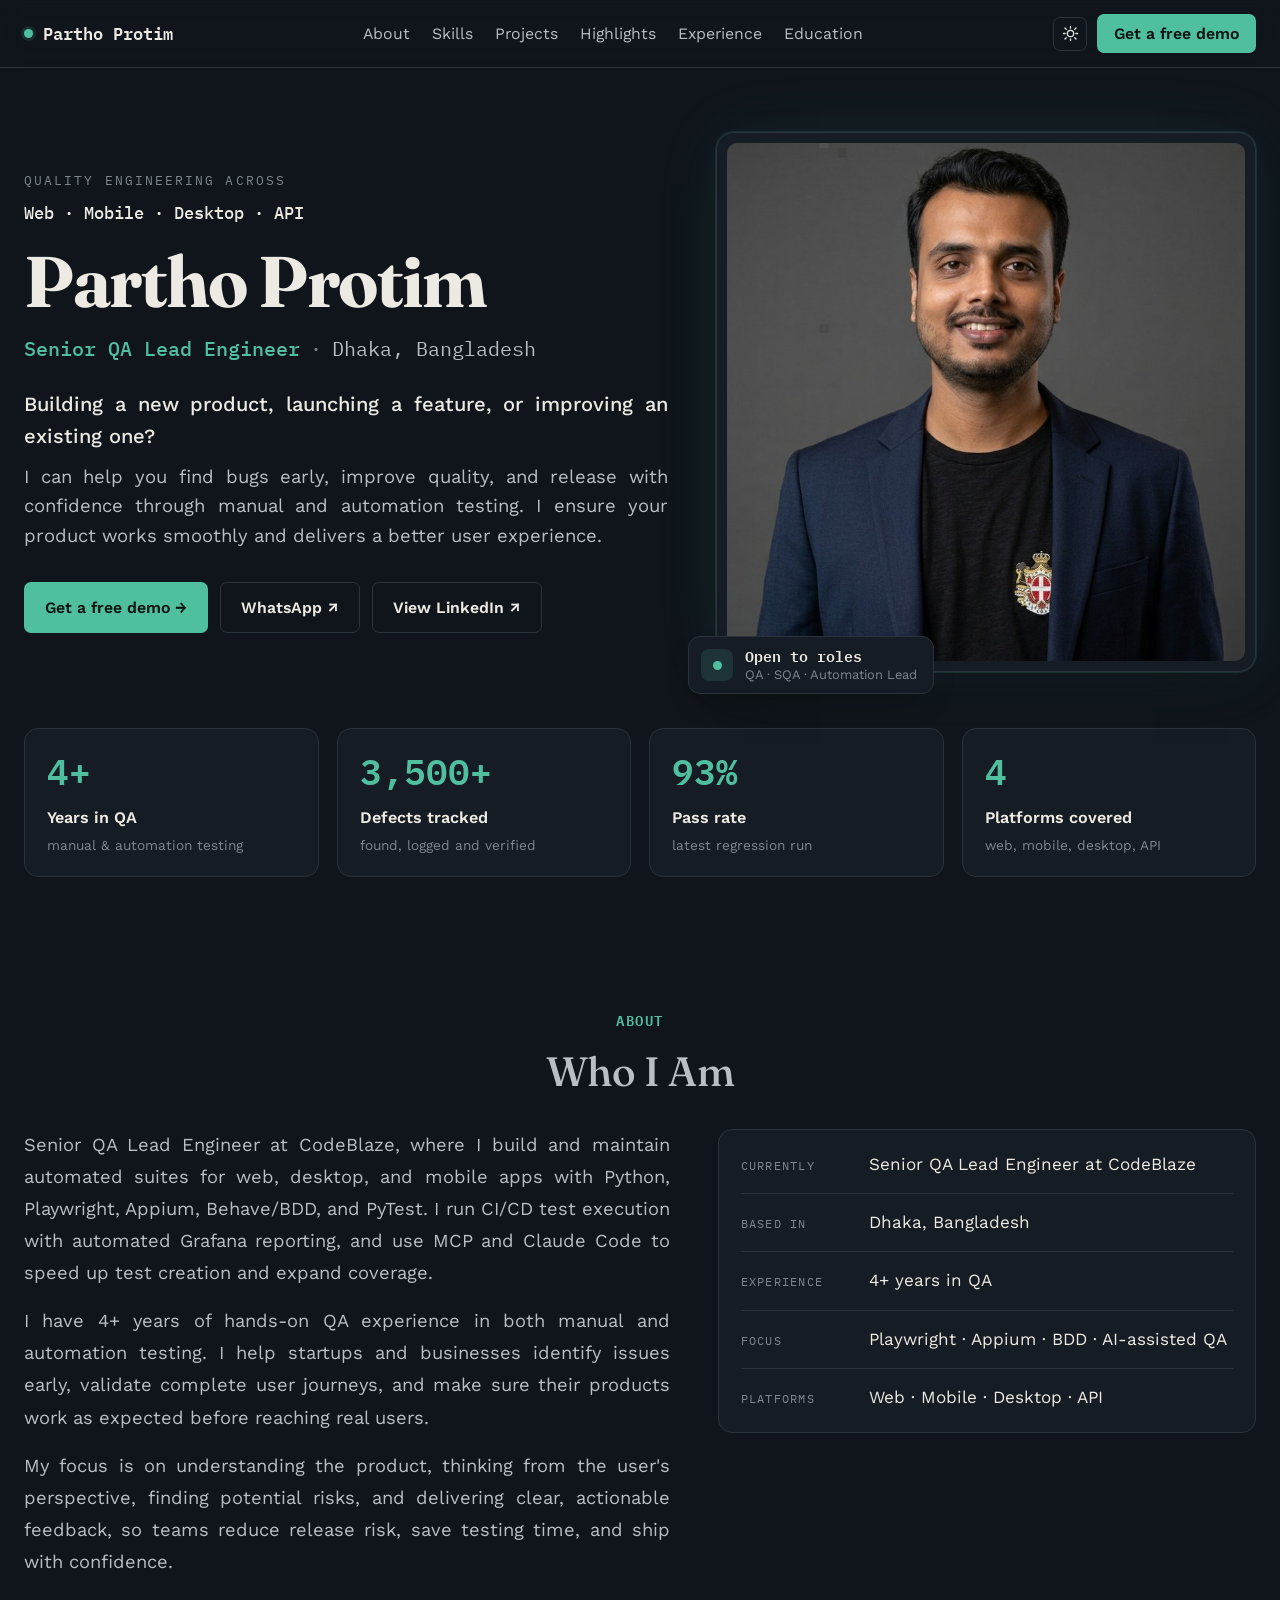
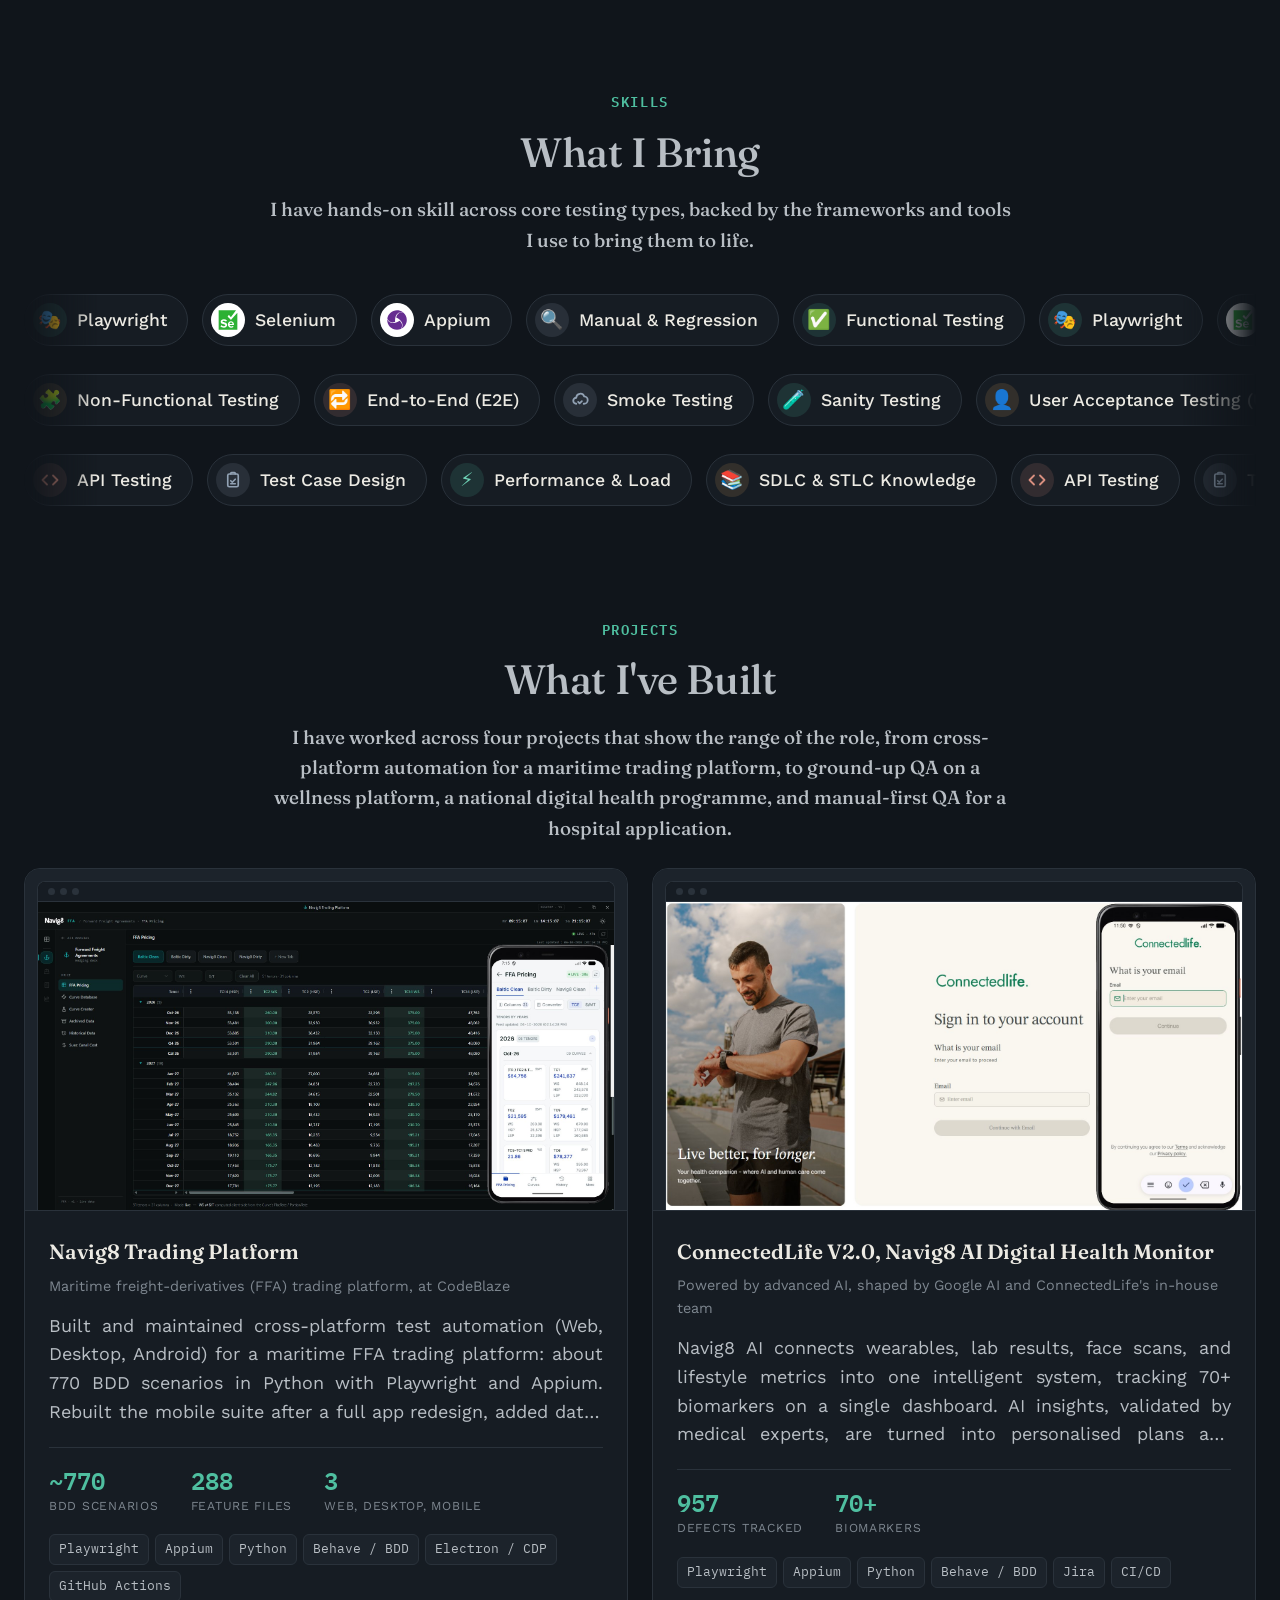
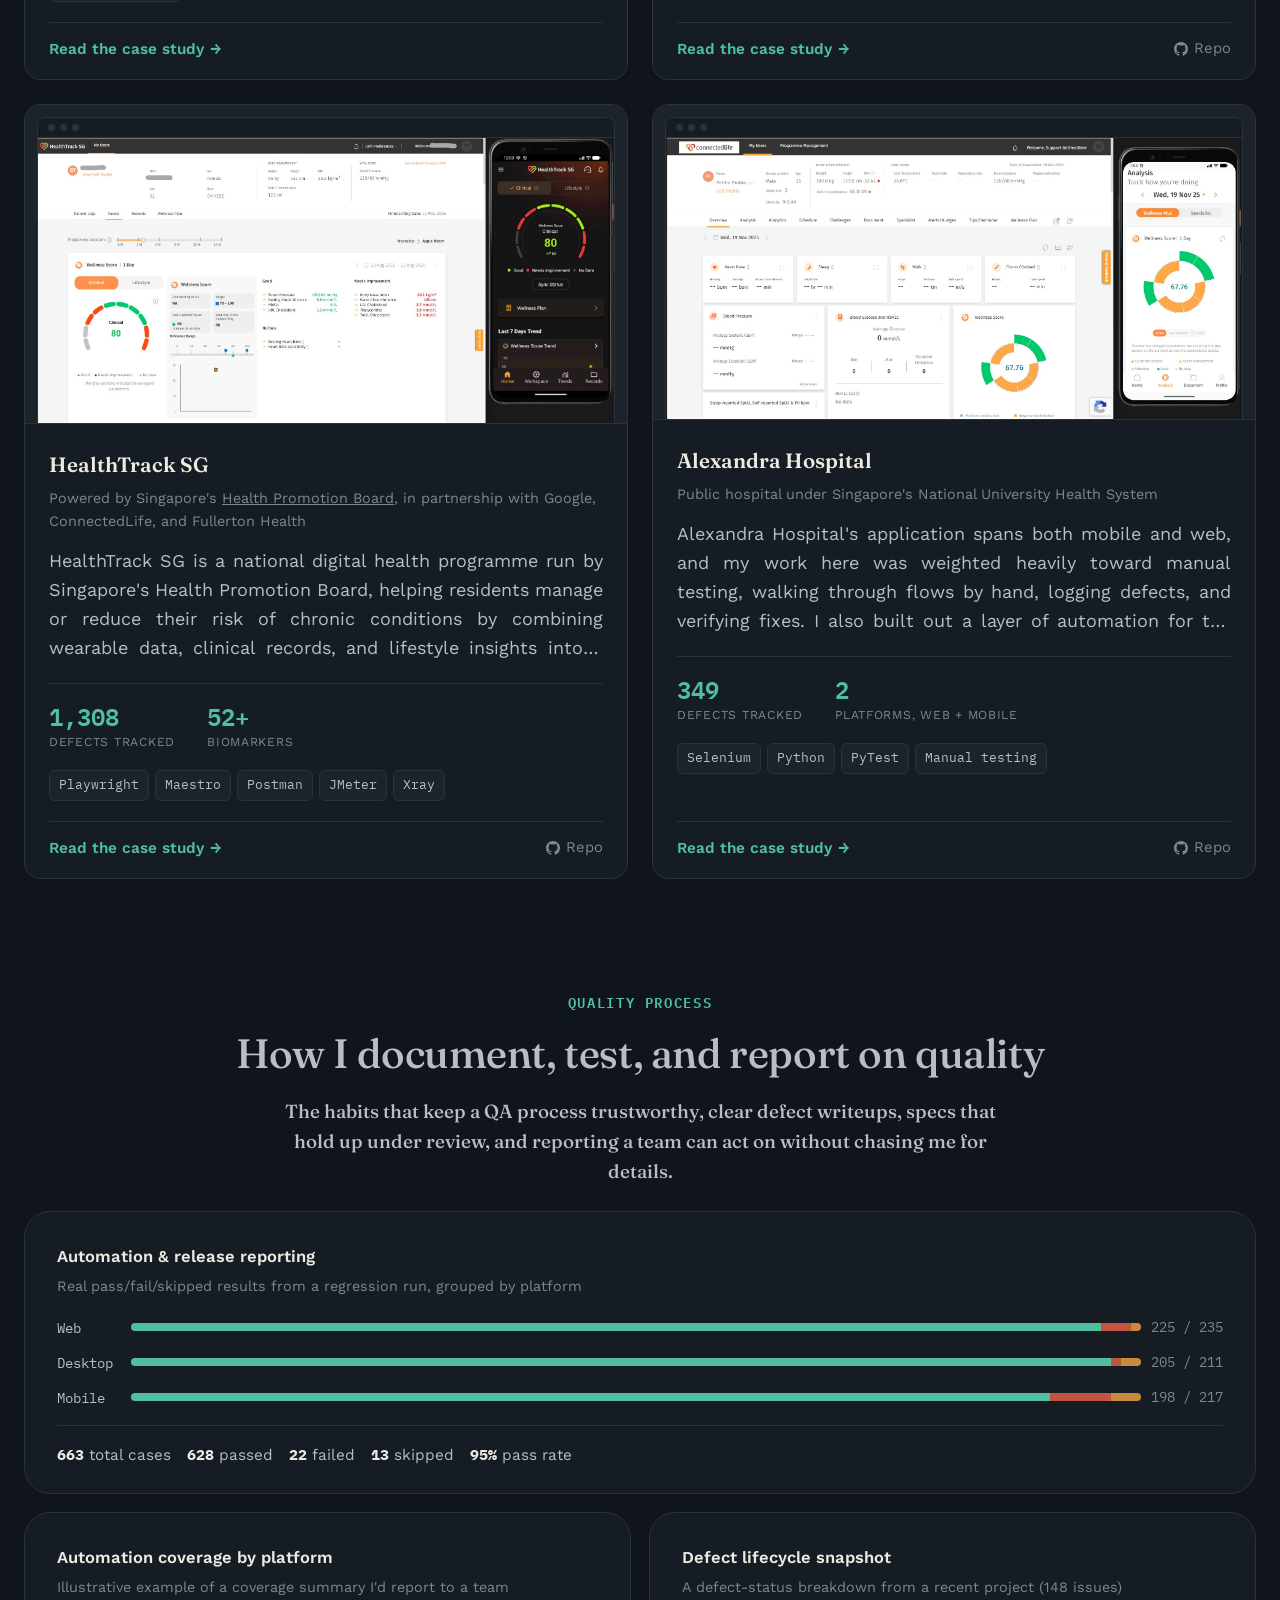
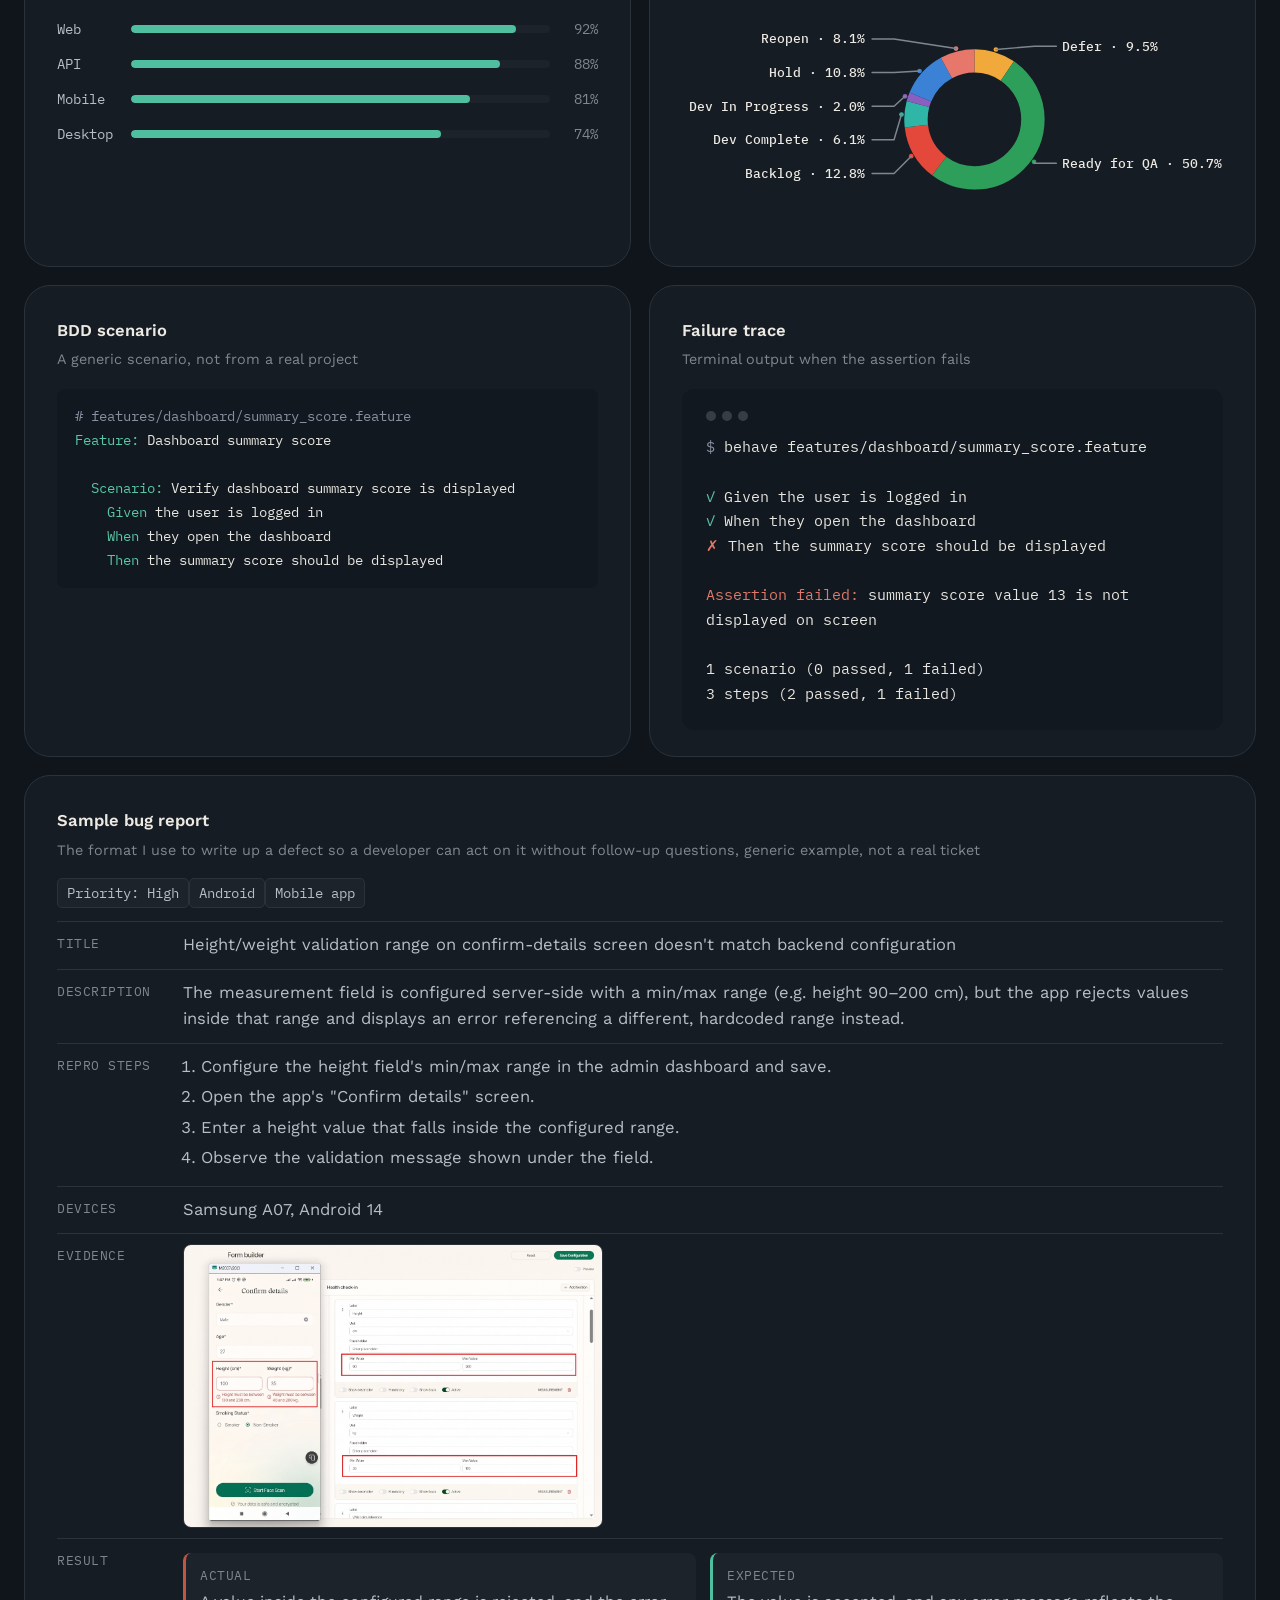
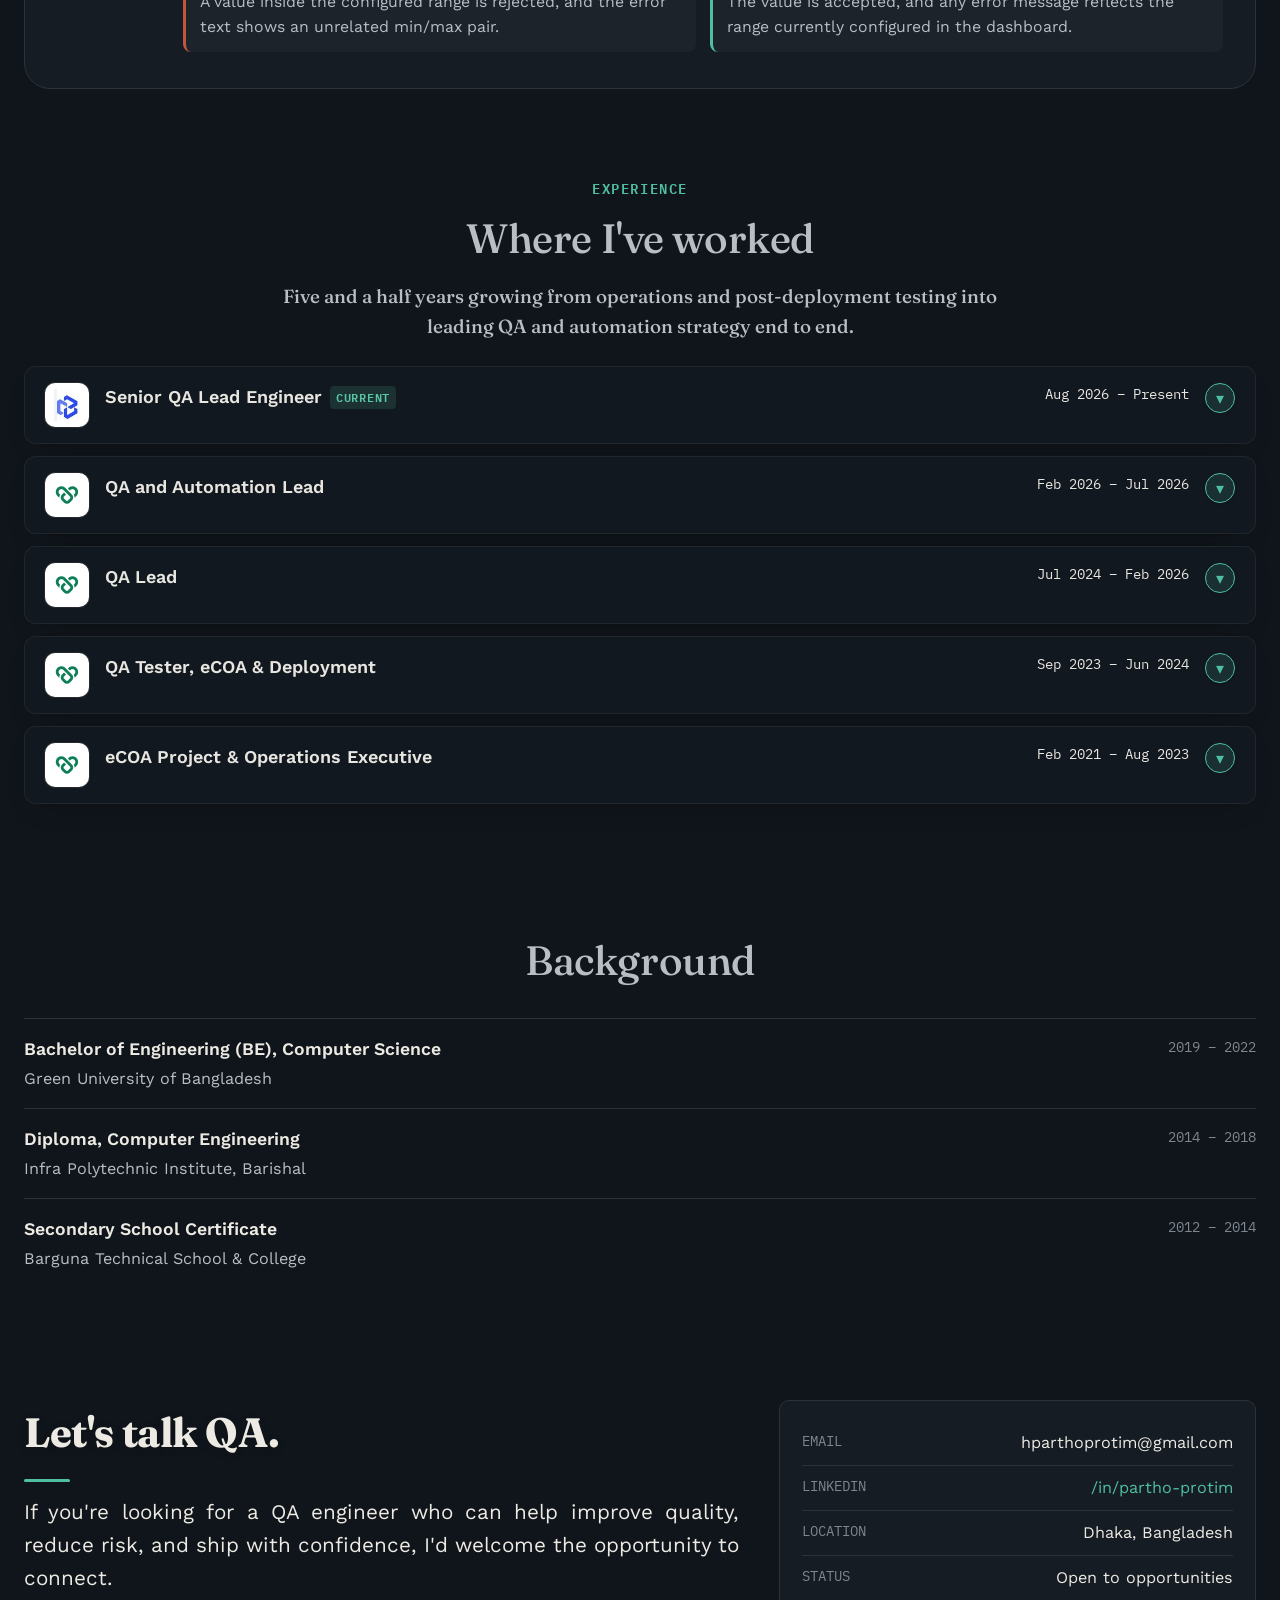
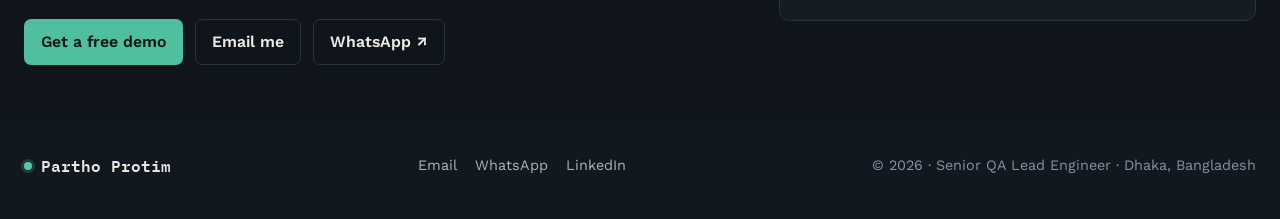
<file: index.html>
<!DOCTYPE html>
<html lang="en">
<head>
<meta charset="UTF-8">
<meta name="viewport" content="width=device-width, initial-scale=1.0">
<title>Partho Protim, Senior QA Lead Engineer</title>
<meta name="description" content="Portfolio of Partho Protim, Senior QA Lead Engineer, Web, Mobile, Desktop &amp; API test automation, CI/CD, and quality engineering leadership.">

<meta property="og:type" content="website">
<meta property="og:url" content="https://sapprotim.github.io/sqa_partho/">
<meta property="og:title" content="Partho Protim, Senior QA Lead Engineer">
<meta property="og:description" content="Portfolio of Partho Protim, Senior QA Lead Engineer, Web, Mobile, Desktop &amp; API test automation, CI/CD, and quality engineering leadership.">
<meta property="og:image" content="https://sapprotim.github.io/sqa_partho/assets/og-image.png">
<meta property="og:image:width" content="1918">
<meta property="og:image:height" content="935">

<meta name="twitter:card" content="summary_large_image">
<meta name="twitter:title" content="Partho Protim, Senior QA Lead Engineer">
<meta name="twitter:description" content="Portfolio of Partho Protim, Senior QA Lead Engineer, Web, Mobile, Desktop &amp; API test automation, CI/CD, and quality engineering leadership.">
<meta name="twitter:image" content="https://sapprotim.github.io/sqa_partho/assets/og-image.png">

<meta name="color-scheme" content="dark light">
<script>
  // Dark by default; a saved choice from the theme button wins. Runs before
  // paint so the page never flashes the other theme.
  (function () {
    var t = 'dark';
    try { t = localStorage.getItem('theme') || 'dark'; } catch (e) {}
    document.documentElement.setAttribute('data-theme', t);
  })();
</script>
<link rel="preconnect" href="https://fonts.googleapis.com">
<link rel="preconnect" href="https://fonts.gstatic.com" crossorigin>
<link href="https://fonts.googleapis.com/css2?family=Fraunces:ital,wght@0,300;0,400;0,500;0,600;0,700;1,400;1,500;1,600&family=Work+Sans:wght@400;500;600&family=IBM+Plex+Mono:wght@400;500;600&display=swap" rel="stylesheet">

<style>
  /* ---------- Tokens ---------- */
  :root {
    --bg: #F5F3EE;
    --surface: #FFFFFF;
    --surface-2: #EDEAE2;
    --ink: #1A1E22;
    --ink-secondary: #4A5158;
    --ink-muted: #767D84;
    --border: #DEDAD0;
    --accent: #1B7A63;
    --accent-strong: #146353;
    --accent-ink: #FFFFFF;
    --accent-soft: #E3EFEA;
    --amber: #A8672B;
    --amber-soft: #F3E7D8;
    --rose: #B2503F;
    --rose-soft: #F1DED9;
    --slate: #4C5B6B;
    --slate-soft: #E4E8EC;

    /* fixed-look terminal component: same in both themes on purpose */
    --term-bg: #12181F;
    --term-ink: #E8E6E0;
    --term-muted: #8890A0;
    --term-accent: #59C7A6;
    --term-amber: #E0A059;

    --font-display: 'Fraunces', Georgia, 'Times New Roman', serif;
    --font-body: 'Work Sans', 'Segoe UI', ui-sans-serif, system-ui, sans-serif;
    --font-mono: 'IBM Plex Mono', ui-monospace, SFMono-Regular, Menlo, monospace;

    --maxw: 1600px;
  }

  @media (prefers-color-scheme: dark) {
    :root:not([data-theme="light"]) {
      --bg: #10151B;
      --surface: #161C23;
      --surface-2: #1C232B;
      --ink: #ECEAE3;
      --ink-secondary: #B8BEC4;
      --ink-muted: #7E8790;
      --border: #2A323B;
      --accent: #4FBFA0;
      --accent-strong: #6ED2B6;
      --accent-ink: #0B1512;
      --accent-soft: rgba(79, 191, 160, 0.14);
      --amber: #DDA05C;
      --amber-soft: rgba(221, 160, 92, 0.14);
      --rose: #D98F7F;
      --rose-soft: rgba(217, 143, 127, 0.14);
      --slate: #92A2B4;
      --slate-soft: rgba(146, 162, 180, 0.14);
    }
  }

  :root[data-theme="dark"] {
    --bg: #10151B;
    --surface: #161C23;
    --surface-2: #1C232B;
    --ink: #ECEAE3;
    --ink-secondary: #B8BEC4;
    --ink-muted: #7E8790;
    --border: #2A323B;
    --accent: #4FBFA0;
    --accent-strong: #6ED2B6;
    --accent-ink: #0B1512;
    --accent-soft: rgba(79, 191, 160, 0.14);
    --amber: #DDA05C;
    --amber-soft: rgba(221, 160, 92, 0.14);
    --rose: #D98F7F;
    --rose-soft: rgba(217, 143, 127, 0.14);
    --slate: #92A2B4;
    --slate-soft: rgba(146, 162, 180, 0.14);
  }

  /* ---------- Base ---------- */
  * { box-sizing: border-box; }
  html { scroll-behavior: smooth; font-size: 18px; overflow-x: clip; scroll-padding-top: var(--nav-h, 62px); }
  @media (prefers-reduced-motion: reduce) {
    html { scroll-behavior: auto; }
    * { animation-duration: 0.001ms !important; animation-iteration-count: 1 !important; transition-duration: 0.001ms !important; }
  }

  body {
    margin: 0;
    background: var(--bg);
    color: var(--ink);
    font-family: var(--font-body);
    font-weight: 400;
    font-size: 16px;
    line-height: 1.6;
    overflow-x: clip;
  }

  p {
    text-align: justify;
    text-justify: inter-word;
    hyphens: auto;
  }

  a { color: var(--accent); text-decoration: none; }
  a:hover { text-decoration: underline; }
  a:focus-visible, button:focus-visible {
    outline: 2px solid var(--accent);
    outline-offset: 3px;
    border-radius: 2px;
  }

  h1, h2, h3 { font-family: var(--font-display); color: var(--ink); margin: 0; text-wrap: balance; }

  .wrap { max-width: var(--maxw); margin: 0 auto; padding: 0 24px; }

  section { padding: 56px 0; }
  #highlights { padding-bottom: 32px; }
  @media (max-width: 800px) {
    /* Cut the base section padding site-wide on mobile first, then the
       specific pairs below trim the tightest transitions even further. */
    section { padding: 28px 0; }
    #projects, #highlights, #experience, #education { padding-bottom: 8px; }
    #highlights, #experience, #education, #contact { padding-top: 20px; }
  }

  .section-head { margin-bottom: 24px; text-align: center; }
  .section-head h2 {
    font-size: clamp(1.8rem, 3.2vw, 2.4rem);
    font-weight: 500;
    letter-spacing: -0.01em;
    color: var(--ink-secondary);
  }
  .section-head p { color: var(--ink-secondary); margin: 10px auto 0; max-width: 62ch; text-align: center; font-family: var(--font-display); font-weight: 500; font-size: 1.05rem; }
  .section-head p em { font-style: italic; color: var(--ink); }
  .section-head .eyebrow {
    display: block;
    font-family: var(--font-mono);
    font-size: 0.75rem;
    font-weight: 600;
    letter-spacing: 0.12em;
    text-transform: uppercase;
    color: var(--accent);
    margin-bottom: 8px;
  }

  /* ---------- Nav ---------- */
  header.nav {
    position: sticky;
    top: 0;
    z-index: 40;
    border-bottom: 1px solid var(--border);
  }
  .nav-bg {
    position: absolute;
    inset: 0;
    z-index: -1;
    background: color-mix(in srgb, var(--bg) 86%, transparent);
    backdrop-filter: blur(10px);
  }
  .nav-inner {
    display: flex;
    align-items: center;
    justify-content: space-between;
    padding: 14px 24px;
    max-width: var(--maxw);
    margin: 0 auto;
    gap: 16px;
  }
  .nav-mark {
    display: flex;
    align-items: center;
    gap: 10px;
    font-family: var(--font-mono);
    font-weight: 600;
    font-size: 0.95rem;
    color: var(--ink);
    white-space: nowrap;
  }
  .nav-mark .dot {
    width: 9px; height: 9px; border-radius: 50%;
    background: var(--accent);
    box-shadow: 0 0 0 3px var(--accent-soft);
  }
  .nav-mark, .nav-actions { flex: 0 0 auto; }
  nav.links {
    display: flex;
    justify-content: center;
    flex: 1 1 auto;
    min-width: 0;
    gap: 22px;
    font-size: 0.88rem;
    color: var(--ink-secondary);
    overflow-x: auto;
    scrollbar-width: none;
  }
  nav.links::-webkit-scrollbar { display: none; }
  nav.links a { color: var(--ink-secondary); white-space: nowrap; }
  nav.links a:hover { color: var(--accent); text-decoration: none; }
  @media (max-width: 800px) {
    /* The demo button crowds out the nav links on mobile; the same CTA
       already appears in the hero and contact sections. */
    .nav-inner .btn { display: none; }
  }

  .nav-actions { display: flex; align-items: center; gap: 10px; }
  .theme-toggle {
    display: inline-flex;
    align-items: center;
    justify-content: center;
    flex: 0 0 auto;
    width: 34px;
    height: 34px;
    padding: 0;
    border: 1px solid var(--border);
    border-radius: 7px;
    background: transparent;
    color: var(--ink);
    cursor: pointer;
    transition: border-color 0.15s, color 0.15s;
  }
  .theme-toggle:hover { border-color: var(--accent); color: var(--accent); }
  .theme-toggle svg { width: 17px; height: 17px; fill: none; stroke: currentColor; stroke-width: 1.8; stroke-linecap: round; stroke-linejoin: round; }
  /* show the theme you'd switch TO */
  .theme-toggle .icon-moon { display: none; }
  :root[data-theme="light"] .theme-toggle .icon-moon { display: block; }
  :root[data-theme="light"] .theme-toggle .icon-sun { display: none; }

  .nav-toggle {
    display: none;
    flex: 0 0 auto;
    width: 34px;
    height: 34px;
    align-items: center;
    justify-content: center;
    gap: 4px;
    flex-direction: column;
    background: transparent;
    border: 1px solid var(--border);
    border-radius: 7px;
    cursor: pointer;
  }
  .nav-toggle span {
    display: block;
    width: 16px;
    height: 2px;
    border-radius: 2px;
    background: var(--ink);
    transition: transform 0.2s ease, opacity 0.2s ease;
  }
  .nav-toggle[aria-expanded="true"] span:nth-child(1) { transform: translateY(6px) rotate(45deg); }
  .nav-toggle[aria-expanded="true"] span:nth-child(2) { opacity: 0; }
  .nav-toggle[aria-expanded="true"] span:nth-child(3) { transform: translateY(-6px) rotate(-45deg); }

  .nav-backdrop {
    display: none;
  }
  /* Six links + theme + demo button need ~1100px; below that the links
     would be clipped, so switch to the slide-out menu instead. */
  @media (max-width: 1100px) {
    .nav-toggle { display: flex; }

    .nav-backdrop {
      display: block;
      position: fixed;
      inset: 0;
      pointer-events: none;
      z-index: 39;
    }
    .nav-backdrop.open { pointer-events: auto; }

    nav.links {
      position: fixed;
      top: var(--nav-h, 62px);
      right: 0;
      max-height: calc(100vh - var(--nav-h, 62px));
      width: min(280px, 80vw);
      flex-direction: column;
      align-items: stretch;
      gap: 0;
      background: var(--bg);
      border-left: 1px solid var(--border);
      border-bottom: 1px solid var(--border);
      border-bottom-left-radius: 12px;
      padding: 10px 24px 14px;
      overflow-y: auto;
      transform: translateX(100%);
      transition: transform 0.28s ease;
      z-index: 39;
    }
    nav.links.open { transform: translateX(0); box-shadow: -16px 16px 32px -18px rgba(0, 0, 0, 0.35); }
    nav.links a { padding: 12px 0; border-bottom: 1px solid var(--border); }
    nav.links a:last-child { border-bottom: none; }
  }

  .btn {
    display: inline-flex;
    align-items: center;
    gap: 8px;
    font-family: var(--font-body);
    font-weight: 600;
    font-size: 0.88rem;
    padding: 9px 16px;
    border-radius: 7px;
    border: 1px solid var(--border);
    white-space: nowrap;
    transition: transform 0.15s ease, background 0.15s ease, border-color 0.15s ease;
  }
  .btn:hover { text-decoration: none; transform: translateY(-1px); }
  .btn-solid { background: var(--accent); color: var(--accent-ink); border-color: transparent; }
  .btn-solid:hover { background: var(--accent-strong); }
  .btn-ghost { color: var(--ink); background: transparent; }
  .btn-ghost:hover { border-color: var(--accent); color: var(--accent); }

  /* ---------- Hero ---------- */
  .hero {
    padding: 64px 0 76px;
    display: grid;
    grid-template-columns: minmax(0, 1fr) minmax(0, 540px);
    gap: 56px 48px;
    align-items: center;
  }
  @media (max-width: 800px) {
    .hero { grid-template-columns: 1fr; gap: 40px; padding-top: 40px; padding-bottom: 32px; }
  }

  .hero-eyebrow {
    display: block;
    font-family: var(--font-mono);
    font-size: 0.72rem;
    letter-spacing: 0.16em;
    text-transform: uppercase;
    color: var(--ink-muted);
  }
  .hero-scope {
    margin: 8px 0 18px;
    font-family: var(--font-mono);
    font-size: 0.92rem;
    font-weight: 500;
    color: var(--ink);
  }

  .hero h1 {
    font-size: clamp(2.6rem, 5.6vw, 4rem);
    font-weight: 700;
    line-height: 1.05;
    letter-spacing: -0.02em;
  }
  .hero .role {
    display: flex;
    flex-wrap: wrap;
    align-items: baseline;
    gap: 4px 10px;
    font-family: var(--font-mono);
    font-size: clamp(1rem, 1.6vw, 1.15rem);
    margin-top: 14px;
  }
  .hero .role-main { color: var(--accent); font-weight: 500; }
  .hero .role-sep { color: var(--ink-muted); }
  .hero .role-sub { color: var(--ink-secondary); }
  .hero p.lede {
    margin-top: 22px;
    max-width: 62ch;
    color: var(--ink-secondary);
    font-family: var(--font-body);
    font-style: normal;
    font-size: 1.03rem;
  }
  .hero p.lede .lede-hook {
    display: block;
    margin-bottom: 10px;
    color: var(--ink);
    font-family: var(--font-body);
    font-weight: 500;
    font-size: 1.12rem;
  }
  .hero .cta-row { display: flex; gap: 12px; margin-top: 30px; flex-wrap: wrap; }
  .hero .cta-row .btn { padding: 12px 20px; }

  /* portrait card with soft accent glow and a floating status badge */
  .hero-photo {
    position: relative;
    justify-self: end;
    width: 100%;
    max-width: 540px;
  }
  @media (max-width: 800px) {
    .hero-photo { justify-self: center; max-width: 460px; }
  }
  .hero-photo-frame {
    padding: 10px;
    border-radius: 18px;
    background: var(--surface);
    border: 1px solid var(--border);
    box-shadow: 0 0 0 1px var(--accent-soft), 0 0 70px -10px var(--accent-soft), 0 24px 50px -28px rgba(0,0,0,0.55);
  }
  .hero-photo-frame img {
    display: block;
    width: 100%;
    height: auto;
    aspect-ratio: 1 / 1;
    object-fit: cover;
    border-radius: 10px;
  }
  .hero-badge {
    position: absolute;
    left: -28px;
    bottom: -22px;
    display: flex;
    align-items: center;
    gap: 12px;
    padding: 10px 16px 10px 12px;
    border-radius: 12px;
    background: var(--surface);
    border: 1px solid var(--border);
    box-shadow: 0 14px 30px -16px rgba(0,0,0,0.5);
  }
  @media (max-width: 480px) {
    .hero-badge { left: -6px; bottom: -18px; }
  }
  .hero-badge-icon {
    display: inline-flex;
    align-items: center;
    justify-content: center;
    width: 32px;
    height: 32px;
    border-radius: 8px;
    background: var(--accent-soft);
  }
  .hero-badge-icon .ping { width: 9px; height: 9px; border-radius: 50%; background: var(--accent); }
  @media (prefers-reduced-motion: no-preference) {
    .hero-badge-icon .ping { animation: ping 2.2s ease-in-out infinite; }
  }
  @keyframes ping { 0%, 100% { opacity: 1; } 50% { opacity: 0.35; } }
  .hero-badge-text { display: flex; flex-direction: column; line-height: 1.25; }
  .hero-badge-text b { font-family: var(--font-mono); font-size: 0.86rem; font-weight: 600; color: var(--ink); }
  .hero-badge-text small { font-size: 0.72rem; color: var(--ink-muted); }

  /* stat cards span the full width under copy + photo */
  .hero-stats {
    grid-column: 1 / -1;
    display: grid;
    grid-template-columns: repeat(4, 1fr);
    gap: 18px;
  }
  @media (max-width: 900px) {
    .hero-stats { grid-template-columns: 1fr 1fr; gap: 12px; }
  }
  .hero-stats .stat {
    display: flex;
    flex-direction: column;
    gap: 4px;
    padding: 22px 22px 20px;
    border-radius: 14px;
    background: var(--surface);
    border: 1px solid var(--border);
  }
  .hero-stats .stat b {
    font-family: var(--font-mono);
    font-size: 2rem;
    font-weight: 600;
    color: var(--accent);
    line-height: 1.1;
    margin-bottom: 10px;
  }
  .hero-stats .stat span { font-weight: 600; font-size: 0.9rem; color: var(--ink); }
  .hero-stats .stat small { font-size: 0.76rem; color: var(--ink-muted); }
  @media (max-width: 480px) {
    .hero-stats .stat { padding: 16px 14px; }
    .hero-stats .stat b { font-size: 1.5rem; margin-bottom: 6px; }
  }

  /* terminal card */
  .term {
    background: var(--term-bg);
    color: var(--term-ink);
    border-radius: 12px;
    padding: 22px 24px 24px;
    font-family: var(--font-mono);
    font-size: 0.83rem;
    line-height: 1.65;
  }
  .term .term-bar { display: flex; gap: 6px; margin-bottom: 14px; }
  .term .term-bar span { width: 10px; height: 10px; border-radius: 50%; background: rgba(255,255,255,0.16); }
  .term .prompt { color: var(--term-muted); }
  .term .ok { color: var(--term-accent); }
  .term .warn { color: var(--term-amber); }
  .term .fail { color: #E0796A; }
  .term .cursor {
    display: inline-block; width: 7px; height: 1em; background: var(--term-accent);
    vertical-align: -2px; margin-left: 2px;
  }
  @media (prefers-reduced-motion: no-preference) {
    .term .cursor { animation: blink 1.1s steps(1) infinite; }
  }
  @keyframes blink { 50% { opacity: 0; } }

  /* ---------- About ---------- */
  .about-grid {
    display: grid;
    grid-template-columns: minmax(0, 1.2fr) minmax(0, 1fr);
    gap: 48px;
    align-items: start;
  }
  @media (max-width: 800px) {
    .about-grid { grid-template-columns: 1fr; gap: 28px; }
  }
  .about-copy p {
    margin: 0;
    color: var(--ink-secondary);
    font-size: 1.02rem;
    line-height: 1.75;
  }
  .about-copy p + p { margin-top: 16px; }
  .about-facts {
    margin: 0;
    padding: 6px 22px;
    border-radius: 14px;
    background: var(--surface);
    border: 1px solid var(--border);
  }
  .about-facts > div {
    display: grid;
    grid-template-columns: 112px minmax(0, 1fr);
    gap: 16px;
    align-items: baseline;
    padding: 15px 0;
    border-bottom: 1px solid var(--border);
  }
  .about-facts > div:last-child { border-bottom: none; }
  .about-facts dt {
    font-family: var(--font-mono);
    font-size: 0.68rem;
    letter-spacing: 0.1em;
    text-transform: uppercase;
    color: var(--ink-muted);
  }
  .about-facts dd { margin: 0; color: var(--ink); font-size: 0.95rem; }
  @media (max-width: 480px) {
    .about-facts { padding: 4px 16px; }
    .about-facts > div { grid-template-columns: 1fr; gap: 4px; padding: 12px 0; }
  }

  /* ---------- Toolbox ---------- */
  .skill-marquees { display: flex; flex-direction: column; gap: 14px; }

  .marquee {
    margin-top: 14px;
    overflow: hidden;
    -webkit-mask-image: linear-gradient(to right, transparent, black 6%, black 94%, transparent);
            mask-image: linear-gradient(to right, transparent, black 6%, black 94%, transparent);
  }
  .marquee-track { display: flex; width: max-content; animation: marquee-x 26s linear infinite; }
  .marquee-track.reverse { animation-direction: reverse; }
  .marquee:hover .marquee-track { animation-play-state: paused; }
  .marquee-group { display: flex; flex: 0 0 auto; gap: 14px; padding-right: 14px; }
  @keyframes marquee-x {
    from { transform: translateX(0); }
    to { transform: translateX(-50%); }
  }
  @media (prefers-reduced-motion: reduce) {
    .marquee-track { animation: none; }
  }

  .skill-pill {
    display: inline-flex;
    align-items: center;
    gap: 10px;
    background: var(--surface);
    border: 1px solid var(--border);
    border-radius: 999px;
    padding: 8px 20px 8px 8px;
    font-size: 0.98rem;
    font-weight: 500;
    color: var(--ink);
    white-space: nowrap;
  }
  .skill-pill .icon {
    width: 34px;
    height: 34px;
    flex: 0 0 auto;
    border-radius: 50%;
    display: flex;
    align-items: center;
    justify-content: center;
    font-size: 1.05rem;
  }
  .skill-pill .icon.c-accent { background: var(--accent-soft); color: var(--accent-strong); }
  .skill-pill .icon.c-amber { background: var(--amber-soft); color: var(--amber); }
  .skill-pill .icon.c-rose { background: var(--rose-soft); color: var(--rose); }
  .skill-pill .icon.c-slate { background: var(--slate-soft); color: var(--slate); }
  .skill-pill .icon.icon-logo { background: #fff; padding: 7px; }
  .skill-pill .icon.icon-logo svg { width: 100%; height: 100%; }

  .chip-row { display: flex; flex-wrap: wrap; gap: 8px; margin-top: 14px; }
  .chip {
    font-family: var(--font-mono);
    font-size: 0.78rem;
    color: var(--ink-secondary);
    background: var(--surface-2);
    border: 1px solid var(--border);
    border-radius: 5px;
    padding: 5px 9px;
  }

  /* ---------- Experience ---------- */
  .role-card {
    background: var(--term-bg);
    border: 1px solid rgba(255, 255, 255, 0.06);
    border-radius: 12px;
    padding: 16px 20px;
    margin-bottom: 12px;
    box-shadow: 0 12px 30px -20px rgba(0, 0, 0, 0.5);
    cursor: pointer;
  }
  .role-card-top { display: flex; align-items: flex-start; gap: 16px; }
  .role-logo {
    flex: 0 0 auto;
    width: 44px;
    height: 44px;
    border-radius: 10px;
    background: #fff;
    object-fit: contain;
    padding: 6px;
    box-shadow: 0 0 0 1px rgba(255, 255, 255, 0.08);
  }
  .role-card-info { flex: 1 1 auto; min-width: 0; }
  .role-card-title {
    display: flex;
    align-items: center;
    flex-wrap: wrap;
    gap: 8px;
    color: var(--term-ink);
    font-weight: 600;
    font-size: 1rem;
  }
  .role-card-company { display: none; color: var(--term-muted); font-size: 0.88rem; margin-top: 3px; }
  .role-card-dates { flex: 0 0 auto; text-align: right; font-family: var(--font-mono); }
  .role-card-dates .dates { color: var(--term-ink); font-size: 0.78rem; white-space: nowrap; }
  .role-card-dates .duration { display: none; color: var(--term-muted); font-size: 0.72rem; margin-top: 4px; }
  .role-card.is-open .role-card-company,
  .role-card.is-open .role-card-dates .duration { display: block; }
  .tag-current {
    font-family: var(--font-mono);
    font-size: 0.66rem;
    letter-spacing: 0.06em;
    text-transform: uppercase;
    color: var(--term-accent);
    background: rgba(89, 199, 166, 0.14);
    border-radius: 4px;
    padding: 2px 6px;
  }
  .role-card ul {
    display: none;
    margin: 16px 0 0;
    padding-left: 18px;
    color: rgba(232, 230, 224, 0.78);
    font-size: 0.9rem;
  }
  .role-card.is-open ul { display: block; }
  .role-card ul li { margin-bottom: 6px; }
  .role-toggle {
    flex: 0 0 auto;
    display: flex;
    align-items: center;
    justify-content: center;
    width: 30px;
    height: 30px;
    padding: 0;
    border: 1px solid var(--accent);
    border-radius: 50%;
    background: var(--accent-soft);
    color: var(--accent);
    cursor: pointer;
    box-shadow: 0 1px 3px rgba(0, 0, 0, 0.2);
    transition: background 0.15s, border-color 0.15s, color 0.15s;
  }
  .role-toggle:hover { background: var(--accent); border-color: var(--accent); color: var(--accent-ink); }
  .role-toggle .chev { font-size: 0.9rem; transition: transform 0.2s ease; }
  .role-toggle[aria-expanded="true"] .chev { transform: rotate(180deg); }
  .role-toggle .label {
    position: absolute;
    width: 1px;
    height: 1px;
    padding: 0;
    margin: -1px;
    overflow: hidden;
    clip: rect(0, 0, 0, 0);
    white-space: nowrap;
    border: 0;
  }
  @media (max-width: 560px) {
    .role-card { padding: 14px 16px; margin-bottom: 10px; }
    .role-card-top {
      display: grid;
      grid-template-columns: 38px 1fr auto;
      grid-template-areas:
        "logo info info"
        ".    dates toggle";
      column-gap: 10px;
      row-gap: 8px;
      align-items: start;
    }
    .role-logo { grid-area: logo; width: 38px; height: 38px; }
    .role-card-info { grid-area: info; min-height: 2.6em; }
    .role-card-title { font-size: 0.92rem; line-height: 1.3; }
    .role-card-dates { grid-area: dates; text-align: left; align-self: center; }
    .role-card-dates .dates { font-size: 0.72rem; }
    .role-toggle { grid-area: toggle; justify-self: end; align-self: center; width: 26px; height: 26px; }
  }


  /* ---------- Projects ---------- */
  .project-card {
    background: var(--surface);
    border: 1px solid var(--border);
    border-radius: 16px;
    display: flex;
    flex-direction: column;
    overflow: hidden;
    box-shadow: 0 1px 2px rgba(0, 0, 0, 0.04);
  }

  /* real product screenshot, full card width in a slim browser-window frame.
     No fixed box: each image keeps its own shape, and the pairs that share a
     row have near-identical ratios, so their heights still line up. */
  .pc-shot {
    display: block;
    padding: 12px 12px 0;
    overflow: hidden;
    background: var(--surface-2);
    border-bottom: 1px solid var(--border);
  }
  .pc-shot-frame {
    display: block;
    border-radius: 8px 8px 0 0;
    overflow: hidden;
    background: #0d0d0d;
    border: 1px solid var(--border);
    border-bottom: 0;
    transition: transform 0.35s ease;
  }
  .pc-shot-bar {
    display: flex;
    gap: 5px;
    padding: 6px 10px;
    background: var(--surface);
    border-bottom: 1px solid var(--border);
  }
  .pc-shot-bar i { width: 7px; height: 7px; border-radius: 50%; background: var(--border); }
  .pc-shot-frame img { display: block; width: 100%; height: auto; }
  .pc-shot:hover .pc-shot-frame { transform: translateY(-3px); }
  @media (max-width: 480px) { .pc-shot { padding: 8px 8px 0; } }

  .pc-body { padding: 24px 24px 18px; display: flex; flex-direction: column; flex: 1; }
  .pc-body .project-title { font-size: 1.15rem; font-weight: 600; margin: 0 0 6px; }
  .project-meta { font-size: 0.8rem; color: var(--ink-muted); margin-bottom: 14px; }
  .project-meta a { color: inherit; text-decoration: underline; }
  .pc-stats {
    display: flex;
    flex-wrap: wrap;
    gap: 14px 32px;
    padding-top: 18px;
    margin-top: 4px;
    border-top: 1px solid var(--border);
  }
  .pc-stats div { display: flex; flex-direction: column; gap: 2px; }
  .pc-stats b { font-family: var(--font-mono); font-size: 1.35rem; font-weight: 600; color: var(--accent); line-height: 1.2; }
  .pc-stats span { font-size: 0.68rem; letter-spacing: 0.06em; text-transform: uppercase; color: var(--ink-muted); }
  .pc-chips { display: flex; flex-wrap: wrap; gap: 6px; margin-top: 18px; }
  .pc-chips span {
    font-family: var(--font-mono);
    font-size: 0.72rem;
    color: var(--ink-secondary);
    background: var(--surface-2);
    border: 1px solid var(--border);
    border-radius: 6px;
    padding: 4px 9px;
  }
  .pc-foot {
    display: flex;
    justify-content: space-between;
    align-items: center;
    margin-top: auto;
    padding-top: 14px;
    border-top: 1px solid var(--border);
  }
  /* keep a gap above the footer even when the card is at its natural height */
  .pc-chips { margin-bottom: 20px; }
  .pc-case-link { display: inline-flex; align-items: center; gap: 6px; font-weight: 600; font-size: 0.85rem; }
  .pc-case-link .chev { transition: transform 0.15s ease; }
  .pc-case-link:hover .chev { transform: translateX(3px); }
  .pc-body .project-title a { color: inherit; }
  .pc-body .project-title a:hover { color: var(--accent); text-decoration: none; }
  .pc-repo-link { display: inline-flex; align-items: center; gap: 6px; font-size: 0.82rem; color: var(--ink-muted); }
  .pc-repo-link svg { width: 14px; height: 14px; }
  .pc-repo-link:hover { color: var(--accent); text-decoration: none; }

  /* two cards per row; cards in a row stretch to the same height */
  .project-grid {
    display: grid;
    grid-template-columns: repeat(2, minmax(0, 1fr));
    gap: 24px;
    align-items: stretch;
  }
  @media (max-width: 800px) {
    .project-grid { grid-template-columns: minmax(0, 1fr); }
  }
  @media (max-width: 900px) {
    .pc-body { padding: 20px 18px 16px; }
  }
  .project-card .tag-row { display: flex; flex-wrap: wrap; gap: 8px; margin-bottom: 20px; }
  .project-card p { color: var(--ink-secondary); font-size: 1rem; margin: 0 0 16px; }
  .project-lede {
    display: -webkit-box;
    -webkit-box-orient: vertical;
    -webkit-line-clamp: 4;
    line-clamp: 4;
    overflow: hidden;
  }

  /* ---------- Highlights ---------- */
  .highlight-grid {
    display: grid;
    grid-template-columns: 1fr 1fr;
    gap: 18px;
  }
  @media (max-width: 760px) { .highlight-grid { grid-template-columns: 1fr; } }
  .hcard {
    background: var(--surface);
    border: 1px solid var(--border);
    border-radius: 26px;
    padding: 32px 32px 26px;
    overflow: hidden;
    min-width: 0;
  }
  @media (max-width: 900px) {
    /* Match the project cards' mobile scale-down so both card families read consistently. */
    .hcard { padding: 24px 22px 26px; border-radius: 18px; }
  }
  .hcard h3 { font-size: 0.92rem; font-weight: 600; font-family: var(--font-body); margin-bottom: 4px; }
  .hcard .sub { font-size: 0.8rem; color: var(--ink-muted); margin-bottom: 18px; }

  .bar-row { display: flex; align-items: center; gap: 10px; margin-bottom: 12px; }
  .bar-row .label { width: 64px; font-size: 0.8rem; color: var(--ink-secondary); font-family: var(--font-mono); flex-shrink: 0; }
  .bar-track { flex: 1; height: 8px; background: var(--surface-2); border-radius: 5px; overflow: hidden; }
  .bar-fill { height: 100%; background: var(--accent); border-radius: 5px; }
  .bar-row .pct { width: 38px; text-align: right; font-family: var(--font-mono); font-size: 0.8rem; color: var(--ink-muted); font-variant-numeric: tabular-nums; }

  .donut-wrap { display: flex; justify-content: center; margin: 4px 0 18px; }
  .donut { width: 176px; height: 176px; transform: rotate(-90deg); }
  .donut-ring { fill: none; stroke: var(--surface-2); stroke-width: 16; }
  .donut-seg { fill: none; stroke-width: 16; }
  .donut-labeled { width: 100%; max-width: 560px; height: auto; }
  .donut-labeled .leader { stroke: var(--ink-muted); stroke-width: 1; fill: none; stroke-linecap: round; stroke-linejoin: round; }
  .donut-labeled .anchor { fill: var(--ink-muted); }
  .donut-labeled .dlabel { font-family: var(--font-mono); font-size: 9px; font-weight: 500; fill: var(--ink); }
  .legend-item { display: flex; align-items: center; gap: 6px; font-size: 0.78rem; color: var(--ink-secondary); }
  .legend-item .sw { width: 9px; height: 9px; border-radius: 2px; flex-shrink: 0; }

  .snippet {
    background: var(--term-bg);
    color: var(--term-ink);
    border-radius: 8px;
    padding: 16px 18px;
    font-family: var(--font-mono);
    font-size: 0.78rem;
    line-height: 1.7;
    overflow-x: auto;
  }
  .snippet .kw { color: var(--term-accent); }
  .snippet .cm { color: var(--term-muted); }
  .hcard.full { grid-column: 1 / -1; }

  /* ---------- Deliverable samples ---------- */
  .bug-row { display: flex; gap: 16px; padding: 10px 0; border-top: 1px solid var(--border); }
  .bug-row:first-child { border-top: none; padding-top: 0; }
  .bug-row .k { width: 110px; flex-shrink: 0; color: var(--ink-muted); font-family: var(--font-mono); font-size: 0.72rem; text-transform: uppercase; letter-spacing: 0.04em; padding-top: 2px; }
  .bug-row .v { color: var(--ink-secondary); font-size: 0.92rem; }
  .bug-row .v ol { margin: 0; padding-left: 18px; }
  .bug-row .v ol li { margin-bottom: 4px; }
  .result-pair { display: grid; grid-template-columns: 1fr 1fr; gap: 14px; margin-top: 4px; }
  @media (max-width: 620px) { .result-pair { grid-template-columns: 1fr; } }
  .result-box { border-radius: 8px; padding: 12px 14px; font-size: 0.88rem; color: var(--ink-secondary); border-left: 3px solid; background: var(--surface-2); }
  .result-box.actual { border-color: #C1553D; }
  .result-box.expected { border-color: var(--accent); }
  .result-box .rk { display: block; font-family: var(--font-mono); font-size: 0.7rem; text-transform: uppercase; letter-spacing: 0.04em; color: var(--ink-muted); margin-bottom: 4px; }
  .bug-evidence { display: block; max-width: 420px; width: 100%; border-radius: 8px; border: 1px solid var(--border); }

  .split-row { display: flex; align-items: center; gap: 10px; margin-bottom: 12px; }
  .split-row .label { width: 64px; font-size: 0.8rem; color: var(--ink-secondary); font-family: var(--font-mono); flex-shrink: 0; }
  .split-track { flex: 1; display: flex; height: 8px; border-radius: 5px; overflow: hidden; background: var(--surface-2); }
  .split-fill.pass { height: 100%; background: var(--accent); }
  .split-fill.fail { height: 100%; background: #C1553D; }
  .split-fill.skip { height: 100%; background: #C98A3E; }
  .split-row .count { width: 72px; text-align: right; font-family: var(--font-mono); font-size: 0.78rem; color: var(--ink-muted); font-variant-numeric: tabular-nums; flex-shrink: 0; }
  .report-total { margin-top: 16px; padding-top: 16px; border-top: 1px solid var(--border); font-size: 0.85rem; color: var(--ink-secondary); display: flex; flex-wrap: wrap; gap: 16px; }
  .report-total b { color: var(--ink); font-family: var(--font-mono); }

  /* ---------- Education ---------- */
  .edu-row {
    display: flex;
    justify-content: space-between;
    gap: 16px;
    padding: 16px 0;
    border-top: 1px solid var(--border);
    flex-wrap: wrap;
  }
  .edu-row:first-child { border-top: none; }
  .edu-row .degree { font-weight: 600; font-size: 0.98rem; }
  .edu-row .school { color: var(--ink-secondary); font-size: 0.9rem; margin-top: 3px; }
  .edu-row .dates { font-family: var(--font-mono); font-size: 0.8rem; color: var(--ink-muted); white-space: nowrap; }

  /* ---------- Free demo dialog ---------- */
  button.btn { cursor: pointer; }
  .demo-dialog {
    width: min(560px, calc(100vw - 32px));
    max-height: calc(100vh - 32px);
    padding: 0;
    border: 1px solid var(--border);
    border-radius: 16px;
    background: var(--surface);
    color: var(--ink);
    box-shadow: 0 30px 80px -30px rgba(0,0,0,0.6);
  }
  .demo-dialog::backdrop { background: rgba(10, 14, 18, 0.6); backdrop-filter: blur(3px); }
  .demo-form { position: relative; padding: 30px 30px 26px; }
  @media (max-width: 480px) { .demo-form { padding: 24px 18px 20px; } }
  .demo-close {
    position: absolute;
    top: 12px;
    right: 12px;
    width: 34px;
    height: 34px;
    border: 0;
    border-radius: 50%;
    background: var(--surface-2);
    color: var(--ink-secondary);
    font-size: 1.3rem;
    line-height: 1;
    cursor: pointer;
  }
  .demo-close:hover { color: var(--accent); }
  .demo-eyebrow {
    font-family: var(--font-mono);
    font-size: 0.7rem;
    letter-spacing: 0.14em;
    text-transform: uppercase;
    color: var(--accent);
  }
  .demo-form h2 { margin: 6px 0 8px; font-size: 1.5rem; }
  .demo-intro { margin: 0 0 22px; color: var(--ink-secondary); font-size: 0.92rem; }
  .demo-grid { display: grid; grid-template-columns: 1fr 1fr; gap: 14px; }
  @media (max-width: 480px) { .demo-grid { grid-template-columns: 1fr; } }
  .demo-full { grid-column: 1 / -1; }
  .demo-field { display: flex; flex-direction: column; gap: 6px; margin: 0; }
  .demo-field > span, .demo-platforms legend { font-size: 0.78rem; font-weight: 600; color: var(--ink-secondary); }
  .demo-field input, .demo-field textarea {
    width: 100%;
    font: inherit;
    font-size: 0.92rem;
    color: var(--ink);
    background: var(--bg);
    border: 1px solid var(--border);
    border-radius: 8px;
    padding: 10px 12px;
  }
  .demo-field textarea { resize: vertical; min-height: 96px; }
  .demo-field input:focus, .demo-field textarea:focus { outline: none; border-color: var(--accent); box-shadow: 0 0 0 3px var(--accent-soft); }
  .demo-field input[aria-invalid="true"], .demo-field textarea[aria-invalid="true"] { border-color: var(--rose); }
  .demo-platforms {
    border: 0;
    padding: 0;
    margin: 16px 0;
    display: flex;
    flex-direction: row;
    flex-wrap: wrap;
    gap: 8px;
  }
  .demo-platforms legend { padding: 0; margin-bottom: 8px; }
  .demo-platforms label { cursor: pointer; }
  .demo-platforms input { position: absolute; opacity: 0; pointer-events: none; }
  .demo-platforms label span {
    display: inline-block;
    font-size: 0.82rem;
    padding: 6px 12px;
    border-radius: 100px;
    border: 1px solid var(--border);
    color: var(--ink-secondary);
    transition: background 0.15s, border-color 0.15s, color 0.15s;
  }
  .demo-platforms input:checked + span { background: var(--accent-soft); border-color: var(--accent); color: var(--accent); }
  .demo-platforms input:focus-visible + span { box-shadow: 0 0 0 3px var(--accent-soft); }
  .demo-honey { position: absolute; left: -9999px; width: 1px; height: 1px; opacity: 0; }
  .demo-status { min-height: 1.2em; margin: 12px 0 0; font-size: 0.84rem; color: var(--rose); }
  .demo-actions { display: flex; gap: 10px; margin-top: 10px; flex-wrap: wrap; }
  .demo-actions .btn { padding: 11px 18px; }
  .demo-actions .btn:disabled { opacity: 0.6; cursor: wait; transform: none; }
  .demo-done { text-align: center; padding: 26px 0 8px; }
  .demo-done-icon {
    display: inline-flex;
    align-items: center;
    justify-content: center;
    width: 52px;
    height: 52px;
    border-radius: 50%;
    background: var(--accent-soft);
    color: var(--accent);
    font-size: 1.5rem;
  }
  .demo-done p { color: var(--ink-secondary); margin: 0 0 20px; }

  /* ---------- Contact / Footer ---------- */
  .contact {
    display: grid;
    grid-template-columns: 1.2fr 0.8fr;
    gap: 40px;
    align-items: start;
  }
  @media (max-width: 760px) { .contact { grid-template-columns: 1fr; } }
  .contact h2 {
    font-size: clamp(1.8rem, 3.2vw, 2.4rem);
    font-weight: 700;
    letter-spacing: -0.01em;
    text-shadow: 0 2px 10px rgba(0, 0, 0, 0.14);
    position: relative;
    padding-bottom: 16px;
  }
  .contact h2::after {
    content: "";
    position: absolute;
    left: 0;
    bottom: 0;
    width: 46px;
    height: 3px;
    border-radius: 2px;
    background: var(--accent);
  }
  .contact p { color: var(--ink); margin-top: 14px; font-size: 1.15rem; }
  .contact .cta-row { display: flex; gap: 12px; margin-top: 24px; flex-wrap: wrap; }
  @media (max-width: 480px) {
    /* Keep all three CTA buttons on one line instead of wrapping to a lonely second row.
       Shrink them a touch first so they tend to fit outright; overflow-x is just the
       safety net for the narrowest phones. min-width:0 stops the grid item from growing
       to fit the nowrap content instead of letting the row scroll internally. */
    .hero > div:first-child, .contact > div:first-child { min-width: 0; }
    .hero .cta-row, .contact .cta-row {
      flex-wrap: nowrap;
      gap: 6px;
      min-width: 0;
      overflow-x: auto;
      -webkit-overflow-scrolling: touch;
      scrollbar-width: none;
    }
    .hero .cta-row::-webkit-scrollbar, .contact .cta-row::-webkit-scrollbar { display: none; }
    .hero .cta-row .btn, .contact .cta-row .btn {
      flex: 0 0 auto;
      font-size: 0.7rem;
      padding: 7px 9px;
    }
  }
  .contact-card {
    background: var(--surface);
    border: 1px solid var(--border);
    border-radius: 10px;
    padding: 20px 22px;
    font-size: 0.9rem;
  }
  .contact-card .row { display: flex; justify-content: space-between; padding: 9px 0; border-top: 1px solid var(--border); gap: 12px; }
  .contact-card .row:first-child { border-top: none; }
  .contact-card .k { color: var(--ink-muted); font-family: var(--font-mono); font-size: 0.78rem; }
  .contact-card .v { color: var(--ink); text-align: right; }

  footer { background: var(--term-bg); }
  footer .footer-inner {
    padding: 32px 24px 40px;
    display: flex;
    align-items: center;
    justify-content: space-between;
    color: var(--term-muted);
    font-size: 0.8rem;
    flex-wrap: wrap;
    gap: 16px;
  }
  footer .footer-brand {
    display: flex;
    align-items: center;
    gap: 9px;
    font-family: var(--font-mono);
    font-weight: 600;
    font-size: 0.9rem;
    color: var(--term-ink);
  }
  footer .footer-brand .dot {
    width: 8px;
    height: 8px;
    border-radius: 50%;
    background: var(--term-accent);
    box-shadow: 0 0 0 3px rgba(89, 199, 166, 0.2);
  }
  footer .footer-links { display: flex; gap: 18px; }
  footer .footer-links a { color: var(--term-ink); opacity: 0.75; }
  footer .footer-links a:hover { color: var(--term-accent); opacity: 1; }
</style>
</head>
<body>

<header class="nav">
  <div class="nav-bg"></div>
  <div class="nav-inner">
    <div class="nav-mark"><span class="dot"></span>Partho Protim</div>
    <nav class="links" id="nav-links">
      <a href="#about">About</a>
      <a href="#toolbox">Skills</a>
      <a href="#projects">Projects</a>
      <a href="#highlights">Highlights</a>
      <a href="#experience">Experience</a>
      <a href="#education">Education</a>
    </nav>
    <div class="nav-actions">
    <button type="button" class="theme-toggle" id="theme-toggle" aria-label="Switch to light mode" title="Switch theme">
      <svg class="icon-sun" viewBox="0 0 24 24" aria-hidden="true"><circle cx="12" cy="12" r="4.5"/><path d="M12 2v2.5M12 19.5V22M4.2 4.2l1.8 1.8M18 18l1.8 1.8M2 12h2.5M19.5 12H22M4.2 19.8 6 18M18 6l1.8-1.8"/></svg>
      <svg class="icon-moon" viewBox="0 0 24 24" aria-hidden="true"><path d="M20.5 14.5A8.5 8.5 0 0 1 9.5 3.5a8.5 8.5 0 1 0 11 11z"/></svg>
    </button>
    <button type="button" class="btn btn-solid" data-demo-open>Get a free demo</button>
    <button class="nav-toggle" id="nav-toggle" type="button" aria-expanded="false" aria-controls="nav-links" aria-label="Toggle menu">
      <span></span><span></span><span></span>
    </button>
    </div>
  </div>
  <div class="nav-backdrop" id="nav-backdrop"></div>
</header>

<main class="wrap">

  <section class="hero" id="top">
    <div class="hero-copy">
      <span class="hero-eyebrow">Quality engineering across</span>
      <div class="hero-scope">Web · Mobile · Desktop · API</div>
      <h1>Partho Protim</h1>
      <div class="role"><span class="role-main">Senior QA Lead Engineer</span><span class="role-sep">·</span><span class="role-sub">Dhaka, Bangladesh</span></div>
      <p class="lede"><span class="lede-hook">Building a new product, launching a feature, or improving an existing one?</span>I can help you find bugs early, improve quality, and release with confidence through manual and automation testing. I ensure your product works smoothly and delivers a better user experience.</p>
      <div class="cta-row">
        <button type="button" class="btn btn-solid" data-demo-open>Get a free demo →</button>
        <a class="btn btn-ghost" href="https://wa.me/8801761441989" target="_blank" rel="noopener">WhatsApp ↗</a>
        <a class="btn btn-ghost" href="https://www.linkedin.com/in/partho-protim/" target="_blank" rel="noopener">View LinkedIn ↗</a>
      </div>
    </div>
    <div class="hero-photo">
      <div class="hero-photo-frame">
        <img src="assets/partho.jpg" alt="Portrait of Partho Protim" width="800" height="800">
      </div>
      <div class="hero-badge">
        <span class="hero-badge-icon"><span class="ping"></span></span>
        <span class="hero-badge-text"><b>Open to roles</b><small>QA · SQA · Automation Lead</small></span>
      </div>
    </div>
    <div class="hero-stats">
      <div class="stat"><b class="js-count" data-count="4" data-suffix="+">4+</b><span>Years in QA</span><small>manual &amp; automation testing</small></div>
      <div class="stat"><b class="js-count" data-count="3500" data-suffix="+">3,500+</b><span>Defects tracked</span><small>found, logged and verified</small></div>
      <div class="stat"><b class="js-count" data-count="93" data-suffix="%">93%</b><span>Pass rate</span><small>latest regression run</small></div>
      <div class="stat"><b class="js-count" data-count="4">4</b><span>Platforms covered</span><small>web, mobile, desktop, API</small></div>
    </div>
  </section>

  <section id="about" class="numbered">
    <div class="section-head">
      <span class="eyebrow">About</span>
      <h2>Who I Am</h2>
    </div>
    <div class="about-grid">
      <div class="about-copy">
        <p>Senior QA Lead Engineer at CodeBlaze, where I build and maintain automated suites for web, desktop, and mobile apps with Python, Playwright, Appium, Behave/BDD, and PyTest. I run CI/CD test execution with automated Grafana reporting, and use MCP and Claude Code to speed up test creation and expand coverage.</p>
        <p>I have 4+ years of hands-on QA experience in both manual and automation testing. I help startups and businesses identify issues early, validate complete user journeys, and make sure their products work as expected before reaching real users.</p>
        <p>My focus is on understanding the product, thinking from the user's perspective, finding potential risks, and delivering clear, actionable feedback, so teams reduce release risk, save testing time, and ship with confidence.</p>
      </div>
      <dl class="about-facts">
        <div><dt>Currently</dt><dd>Senior QA Lead Engineer at CodeBlaze</dd></div>
        <div><dt>Based in</dt><dd>Dhaka, Bangladesh</dd></div>
        <div><dt>Experience</dt><dd>4+ years in QA</dd></div>
        <div><dt>Focus</dt><dd>Playwright · Appium · BDD · AI-assisted QA</dd></div>
        <div><dt>Platforms</dt><dd>Web · Mobile · Desktop · API</dd></div>
      </dl>
    </div>
  </section>

  <section id="toolbox" class="numbered">
    <div class="section-head">
      <span class="eyebrow">Skills</span>
      <h2>What I Bring</h2>
      <p>I have hands-on skill across core testing types, backed by the frameworks and tools I use to bring them to life.</p>
    </div>

    <div class="skill-marquees">
      <div class="marquee">
        <div class="marquee-track">
          <div class="marquee-group">
            <span class="skill-pill"><span class="icon c-accent">🎭</span>Playwright</span>
            <span class="skill-pill"><span class="icon icon-logo" aria-hidden="true"><svg viewBox="0 0 24 24" xmlns="http://www.w3.org/2000/svg"><path fill="#2cb134" d="M21.299025 0.2503c0.0574 -0.003625 0.11185 0.02572 0.140375 0.07565 0.028525 0.0499275 0.026175 0.11174 -0.0061 0.159345L15.6256 8.374375c-0.04255 0.04805 -0.103675 0.07555 -0.16785 0.07555s-0.1253 -0.0275 -0.16785 -0.07555l-2.0478 -2.2828c-0.050025 -0.051925 -0.1209 -0.078325 -0.1927 -0.0718 -0.0718 0.006525 -0.13675 0.0453 -0.176575 0.105375l-1.242125 1.577825c-0.0393 0.08885 -0.026375 0.192125 0.033575 0.26855l3.69275 3.82705c0.042575 0.04805 0.103675 0.07555 0.167875 0.07555 0.064175 0 0.125275 -0.0275 0.16785 -0.07555l7.251225 -8.15765c0.042825 -0.046 0.109175 -0.061625 0.168025 -0.039575 0.05885 0.022075 0.09855 0.077475 0.10055 0.1403v19.8402c0.002775 0.045325 -0.014 0.08965 -0.0461 0.12175 -0.032125 0.0321 -0.07645 0.048875 -0.12175 0.0461H0.95526c-0.0453125 0.002775 -0.08964 -0.014 -0.12174 -0.0461 -0.0321 -0.0321 -0.0488925 -0.076425 -0.0461125 -0.12175V0.418155c-0.00278 -0.0453125 0.0140125 -0.08964 0.0461125 -0.12174 0.0321 -0.0321025 0.0764275 -0.048892 0.12174 -0.046115H21.299025Zm-5.707 13.39465c-0.999425 -0.017575 -1.962625 0.37405 -2.666275 1.084025 -0.70365 0.709975 -1.0866 1.67665 -1.06005 2.6759 0 2.31635 1.678525 3.793475 3.860625 3.793475 1.0101 0.025125 2.000625 -0.28145 2.819925 -0.87285 0.07595 -0.06895 0.0902 -0.183025 0.03355 -0.26855l-0.60425 -0.906425c-0.06795 -0.0779 -0.18355 -0.09235 -0.268575 -0.03355 -0.525225 0.358675 -1.143375 0.55695 -1.77925 0.5707 -1.17495 0 -1.9135 -0.738575 -2.0478 -1.6114 0.00245 -0.036025 0.031125 -0.0647 0.06715 -0.06715h5.06915c0.108075 -0.0073 0.194125 -0.09335 0.201425 -0.201425v-0.2014c0 -2.34995 -1.4771 -3.96135 -3.625625 -3.96135Zm-5.002 -1.275675c-1.01965 -0.83345 -2.30985 -1.263525 -3.625625 -1.208525 -2.2828 0 -3.692775 1.3428 -3.692775 2.9542 0 3.6592 5.572725 2.484225 5.572725 4.196325 0 0.537125 -0.537125 1.07425 -1.678525 1.07425 -1.08405 0.00895 -2.129925 -0.399775 -2.92065 -1.1414 -0.0472 -0.044125 -0.11115 -0.06575 -0.175475 -0.059325 -0.0643 0.006425 -0.1227 0.0403 -0.160225 0.0929l-0.87285 1.20855c-0.056625 0.085525 -0.042375 0.1996 0.033575 0.26855 0.9064 0.839275 2.1821 1.409975 3.961325 1.409975 2.618525 0 3.8942 -1.342825 3.961325 -3.0885 0 -3.625625 -5.5727 -2.584925 -5.5727 -4.129175 0 -0.5707 0.50355 -0.97355 1.3764 -0.97355 0.96215 -0.013175 1.899225 0.307075 2.652075 0.9064 0.04425 0.036275 0.10125 0.05315 0.158125 0.046825 0.056875 -0.006325 0.108775 -0.0353 0.144 -0.0804l0.872825 -1.17495c0.036275 -0.044275 0.05315 -0.101275 0.046825 -0.15815 -0.006325 -0.05685 -0.0353 -0.108775 -0.080375 -0.144Zm5.035575 2.7528c0.9131 -0.051075 1.701325 0.63305 1.77925 1.54425 -0.00245 0.036 -0.031125 0.0647 -0.06715 0.067125H13.9135c-0.036025 -0.002425 -0.0647 -0.031125 -0.06715 -0.067125 0.11225 -0.8933 0.87905 -1.558825 1.77925 -1.54425Z"/></svg></span>Selenium</span>
            <span class="skill-pill"><span class="icon icon-logo" aria-hidden="true"><svg viewBox="0 0 24 24" xmlns="http://www.w3.org/2000/svg"><path fill="#662d91" d="M0.27708 11.210275c2.277845 5.232775 8.05772 6.11025 14.95597 1.674925 3.181675 2.94475 3.97435 6.43585 1.3195 9.950025 -1.400175 0.588975 -2.938225 0.91465 -4.552575 0.91465C5.510675 23.749875 0.25 18.4893 0.25 11.9999c0 -0.265375 0.00973 -0.52855 0.02708 -0.789625Zm10.745595 -2.271475C12.05125 4.65235 14.923475 2.1936675 19.4384 2.90435 22.070225 5.0592 23.75 8.333225 23.75 11.99995c0 4.626075 -2.67375 8.62695 -6.5598 10.543475 3.53015 -5.028975 0.64535 -10.334825 -6.167525 -13.604625ZM12.000025 0.25C14.518475 0.25 16.851575 1.042665 18.76425 2.3916175 12.342975 1.6451275 9.310675 6.997525 9.734225 14.3889 5.561875 15.668625 2.1628225 14.7257 0.366545 10.345525 1.170775 4.639625 6.07235 0.25 12.000025 0.25Z"/></svg></span>Appium</span>
            <span class="skill-pill"><span class="icon c-slate">🔍</span>Manual &amp; Regression</span>
            <span class="skill-pill"><span class="icon c-accent">✅</span>Functional Testing</span>
          </div>
          <div class="marquee-group" aria-hidden="true">
            <span class="skill-pill"><span class="icon c-accent">🎭</span>Playwright</span>
            <span class="skill-pill"><span class="icon icon-logo" aria-hidden="true"><svg viewBox="0 0 24 24" xmlns="http://www.w3.org/2000/svg"><path fill="#2cb134" d="M21.299025 0.2503c0.0574 -0.003625 0.11185 0.02572 0.140375 0.07565 0.028525 0.0499275 0.026175 0.11174 -0.0061 0.159345L15.6256 8.374375c-0.04255 0.04805 -0.103675 0.07555 -0.16785 0.07555s-0.1253 -0.0275 -0.16785 -0.07555l-2.0478 -2.2828c-0.050025 -0.051925 -0.1209 -0.078325 -0.1927 -0.0718 -0.0718 0.006525 -0.13675 0.0453 -0.176575 0.105375l-1.242125 1.577825c-0.0393 0.08885 -0.026375 0.192125 0.033575 0.26855l3.69275 3.82705c0.042575 0.04805 0.103675 0.07555 0.167875 0.07555 0.064175 0 0.125275 -0.0275 0.16785 -0.07555l7.251225 -8.15765c0.042825 -0.046 0.109175 -0.061625 0.168025 -0.039575 0.05885 0.022075 0.09855 0.077475 0.10055 0.1403v19.8402c0.002775 0.045325 -0.014 0.08965 -0.0461 0.12175 -0.032125 0.0321 -0.07645 0.048875 -0.12175 0.0461H0.95526c-0.0453125 0.002775 -0.08964 -0.014 -0.12174 -0.0461 -0.0321 -0.0321 -0.0488925 -0.076425 -0.0461125 -0.12175V0.418155c-0.00278 -0.0453125 0.0140125 -0.08964 0.0461125 -0.12174 0.0321 -0.0321025 0.0764275 -0.048892 0.12174 -0.046115H21.299025Zm-5.707 13.39465c-0.999425 -0.017575 -1.962625 0.37405 -2.666275 1.084025 -0.70365 0.709975 -1.0866 1.67665 -1.06005 2.6759 0 2.31635 1.678525 3.793475 3.860625 3.793475 1.0101 0.025125 2.000625 -0.28145 2.819925 -0.87285 0.07595 -0.06895 0.0902 -0.183025 0.03355 -0.26855l-0.60425 -0.906425c-0.06795 -0.0779 -0.18355 -0.09235 -0.268575 -0.03355 -0.525225 0.358675 -1.143375 0.55695 -1.77925 0.5707 -1.17495 0 -1.9135 -0.738575 -2.0478 -1.6114 0.00245 -0.036025 0.031125 -0.0647 0.06715 -0.06715h5.06915c0.108075 -0.0073 0.194125 -0.09335 0.201425 -0.201425v-0.2014c0 -2.34995 -1.4771 -3.96135 -3.625625 -3.96135Zm-5.002 -1.275675c-1.01965 -0.83345 -2.30985 -1.263525 -3.625625 -1.208525 -2.2828 0 -3.692775 1.3428 -3.692775 2.9542 0 3.6592 5.572725 2.484225 5.572725 4.196325 0 0.537125 -0.537125 1.07425 -1.678525 1.07425 -1.08405 0.00895 -2.129925 -0.399775 -2.92065 -1.1414 -0.0472 -0.044125 -0.11115 -0.06575 -0.175475 -0.059325 -0.0643 0.006425 -0.1227 0.0403 -0.160225 0.0929l-0.87285 1.20855c-0.056625 0.085525 -0.042375 0.1996 0.033575 0.26855 0.9064 0.839275 2.1821 1.409975 3.961325 1.409975 2.618525 0 3.8942 -1.342825 3.961325 -3.0885 0 -3.625625 -5.5727 -2.584925 -5.5727 -4.129175 0 -0.5707 0.50355 -0.97355 1.3764 -0.97355 0.96215 -0.013175 1.899225 0.307075 2.652075 0.9064 0.04425 0.036275 0.10125 0.05315 0.158125 0.046825 0.056875 -0.006325 0.108775 -0.0353 0.144 -0.0804l0.872825 -1.17495c0.036275 -0.044275 0.05315 -0.101275 0.046825 -0.15815 -0.006325 -0.05685 -0.0353 -0.108775 -0.080375 -0.144Zm5.035575 2.7528c0.9131 -0.051075 1.701325 0.63305 1.77925 1.54425 -0.00245 0.036 -0.031125 0.0647 -0.06715 0.067125H13.9135c-0.036025 -0.002425 -0.0647 -0.031125 -0.06715 -0.067125 0.11225 -0.8933 0.87905 -1.558825 1.77925 -1.54425Z"/></svg></span>Selenium</span>
            <span class="skill-pill"><span class="icon icon-logo" aria-hidden="true"><svg viewBox="0 0 24 24" xmlns="http://www.w3.org/2000/svg"><path fill="#662d91" d="M0.27708 11.210275c2.277845 5.232775 8.05772 6.11025 14.95597 1.674925 3.181675 2.94475 3.97435 6.43585 1.3195 9.950025 -1.400175 0.588975 -2.938225 0.91465 -4.552575 0.91465C5.510675 23.749875 0.25 18.4893 0.25 11.9999c0 -0.265375 0.00973 -0.52855 0.02708 -0.789625Zm10.745595 -2.271475C12.05125 4.65235 14.923475 2.1936675 19.4384 2.90435 22.070225 5.0592 23.75 8.333225 23.75 11.99995c0 4.626075 -2.67375 8.62695 -6.5598 10.543475 3.53015 -5.028975 0.64535 -10.334825 -6.167525 -13.604625ZM12.000025 0.25C14.518475 0.25 16.851575 1.042665 18.76425 2.3916175 12.342975 1.6451275 9.310675 6.997525 9.734225 14.3889 5.561875 15.668625 2.1628225 14.7257 0.366545 10.345525 1.170775 4.639625 6.07235 0.25 12.000025 0.25Z"/></svg></span>Appium</span>
            <span class="skill-pill"><span class="icon c-slate">🔍</span>Manual &amp; Regression</span>
            <span class="skill-pill"><span class="icon c-accent">✅</span>Functional Testing</span>
          </div>
        </div>
      </div>
      <div class="marquee">
        <div class="marquee-track reverse">
          <div class="marquee-group">
            <span class="skill-pill"><span class="icon c-amber">🧩</span>Non-Functional Testing</span>
            <span class="skill-pill"><span class="icon c-rose">🔁</span>End-to-End (E2E)</span>
            <span class="skill-pill"><span class="icon c-slate" aria-hidden="true"><svg viewBox="0 0 24 24" fill="none" stroke="currentColor" stroke-width="2.4" stroke-linecap="round" stroke-linejoin="round" width="18" height="18"><path d="M7 17a4 4 0 0 1 0-8 5.5 5.5 0 0 1 10.6-1.9A4.5 4.5 0 0 1 17 17"/><path d="m9.5 14.5 2 2 3-3"/></svg></span>Smoke Testing</span>
            <span class="skill-pill"><span class="icon c-accent">🧪</span>Sanity Testing</span>
            <span class="skill-pill"><span class="icon c-amber">👤</span>User Acceptance Testing (UAT)</span>
          </div>
          <div class="marquee-group" aria-hidden="true">
            <span class="skill-pill"><span class="icon c-amber">🧩</span>Non-Functional Testing</span>
            <span class="skill-pill"><span class="icon c-rose">🔁</span>End-to-End (E2E)</span>
            <span class="skill-pill"><span class="icon c-slate" aria-hidden="true"><svg viewBox="0 0 24 24" fill="none" stroke="currentColor" stroke-width="2.4" stroke-linecap="round" stroke-linejoin="round" width="18" height="18"><path d="M7 17a4 4 0 0 1 0-8 5.5 5.5 0 0 1 10.6-1.9A4.5 4.5 0 0 1 17 17"/><path d="m9.5 14.5 2 2 3-3"/></svg></span>Smoke Testing</span>
            <span class="skill-pill"><span class="icon c-accent">🧪</span>Sanity Testing</span>
            <span class="skill-pill"><span class="icon c-amber">👤</span>User Acceptance Testing (UAT)</span>
          </div>
        </div>
      </div>
      <div class="marquee">
        <div class="marquee-track">
          <div class="marquee-group">
            <span class="skill-pill"><span class="icon c-rose" aria-hidden="true"><svg viewBox="0 0 24 24" fill="none" stroke="currentColor" stroke-width="2.4" stroke-linecap="round" stroke-linejoin="round" width="18" height="18"><polyline points="16 18 22 12 16 6"/><polyline points="8 6 2 12 8 18"/></svg></span>API Testing</span>
            <span class="skill-pill"><span class="icon c-slate" aria-hidden="true"><svg viewBox="0 0 24 24" fill="none" stroke="currentColor" stroke-width="2.2" stroke-linecap="round" stroke-linejoin="round" width="18" height="18"><rect x="5" y="4" width="14" height="17" rx="2"/><path d="M9 4V3a1 1 0 0 1 1-1h4a1 1 0 0 1 1 1v1"/><path d="m9 13 2 2 4-4"/><path d="M9 17h6"/></svg></span>Test Case Design</span>
            <span class="skill-pill"><span class="icon c-accent">⚡</span>Performance &amp; Load</span>
            <span class="skill-pill"><span class="icon c-amber">📚</span>SDLC &amp; STLC Knowledge</span>
          </div>
          <div class="marquee-group" aria-hidden="true">
            <span class="skill-pill"><span class="icon c-rose" aria-hidden="true"><svg viewBox="0 0 24 24" fill="none" stroke="currentColor" stroke-width="2.4" stroke-linecap="round" stroke-linejoin="round" width="18" height="18"><polyline points="16 18 22 12 16 6"/><polyline points="8 6 2 12 8 18"/></svg></span>API Testing</span>
            <span class="skill-pill"><span class="icon c-slate" aria-hidden="true"><svg viewBox="0 0 24 24" fill="none" stroke="currentColor" stroke-width="2.2" stroke-linecap="round" stroke-linejoin="round" width="18" height="18"><rect x="5" y="4" width="14" height="17" rx="2"/><path d="M9 4V3a1 1 0 0 1 1-1h4a1 1 0 0 1 1 1v1"/><path d="m9 13 2 2 4-4"/><path d="M9 17h6"/></svg></span>Test Case Design</span>
            <span class="skill-pill"><span class="icon c-accent">⚡</span>Performance &amp; Load</span>
            <span class="skill-pill"><span class="icon c-amber">📚</span>SDLC &amp; STLC Knowledge</span>
          </div>
        </div>
      </div>
    </div>
  </section>

  <section id="projects" class="numbered">
    <div class="section-head">
      <span class="eyebrow">Projects</span>
      <h2>What I've Built</h2>
      <p>I have worked across four projects that show the range of the role, from cross-platform automation for a maritime trading platform, to ground-up QA on a wellness platform, a national digital health programme, and manual-first QA for a hospital application.</p>
    </div>

    <div class="project-grid">
    <div class="project-card">
      <a class="pc-shot" href="projects/navig8-trading.html" target="_blank" rel="noopener" tabindex="-1" aria-hidden="true">
        <span class="pc-shot-frame"><span class="pc-shot-bar"><i></i><i></i><i></i></span><img src="assets/projects/Nevig8_treading/cover.jpg" alt="Navig8 FFA Pricing grid on desktop, with the mobile app alongside" width="1919" height="1028" loading="lazy"></span>
      </a>
      <div class="pc-body">
        <h3 class="project-title"><a href="projects/navig8-trading.html" target="_blank" rel="noopener">Navig8 Trading Platform</a></h3>
        <div class="project-meta">Maritime freight-derivatives (FFA) trading platform, at CodeBlaze</div>
        <p class="project-lede">Built and maintained cross-platform test automation (Web, Desktop, Android) for a maritime FFA trading platform: about 770 BDD scenarios in Python with Playwright and Appium. Rebuilt the mobile suite after a full app redesign, added data-level validation of pricing calculations, and automated detection of real UI and data defects.</p>
        <div class="pc-stats"><div><b>~770</b><span>BDD scenarios</span></div><div><b>288</b><span>Feature files</span></div><div><b>3</b><span>Web, desktop, mobile</span></div></div>
        <div class="pc-chips"><span>Playwright</span><span>Appium</span><span>Python</span><span>Behave / BDD</span><span>Electron / CDP</span><span>GitHub Actions</span></div>
        <div class="pc-foot">
          <a class="pc-case-link" href="projects/navig8-trading.html" target="_blank" rel="noopener">Read the case study<span class="chev">→</span></a>
        </div>
      </div>
    </div>
    <div class="project-card">
      <a class="pc-shot" href="projects/connectedlife.html" target="_blank" rel="noopener" tabindex="-1" aria-hidden="true">
        <span class="pc-shot-frame"><span class="pc-shot-bar"><i></i><i></i><i></i></span><img src="assets/projects/connectedlife.jpg" alt="ConnectedLife V2.0, sign-in screen shown on desktop and mobile" width="1620" height="866" loading="lazy"></span>
      </a>
      <div class="pc-body">
        <h3 class="project-title"><a href="projects/connectedlife.html" target="_blank" rel="noopener">ConnectedLife V2.0, Navig8 AI Digital Health Monitor</a></h3>
        <div class="project-meta">Powered by advanced AI, shaped by Google AI and ConnectedLife's in-house team</div>
        <p class="project-lede">Navig8 AI connects wearables, lab results, face scans, and lifestyle metrics into one intelligent system, tracking 70+ biomarkers on a single dashboard. AI insights, validated by medical experts, are turned into personalised plans and nudges via a companion app, helping users catch health risks early and build lasting routines.</p>
        <div class="pc-stats"><div><b>957</b><span>Defects tracked</span></div><div><b>70+</b><span>Biomarkers</span></div></div>
        <div class="pc-chips"><span>Playwright</span><span>Appium</span><span>Python</span><span>Behave / BDD</span><span>Jira</span><span>CI/CD</span></div>
        <div class="pc-foot">
          <a class="pc-case-link" href="projects/connectedlife.html" target="_blank" rel="noopener">Read the case study<span class="chev">→</span></a>
          <a class="pc-repo-link" href="https://github.com/sapprotim/Playwright-With_POM_BDD" target="_blank" rel="noopener"><svg viewBox="0 0 16 16" aria-hidden="true"><path fill="currentColor" d="M8 0C3.58 0 0 3.58 0 8c0 3.54 2.29 6.53 5.47 7.59.4.07.55-.17.55-.38 0-.19-.01-.82-.01-1.49-2.01.37-2.53-.49-2.69-.94-.09-.23-.48-.94-.82-1.13-.28-.15-.68-.52-.01-.53.63-.01 1.08.58 1.23.82.72 1.21 1.87.87 2.33.66.07-.52.28-.87.51-1.07-1.78-.2-3.64-.89-3.64-3.95 0-.87.31-1.59.82-2.15-.08-.2-.36-1.02.08-2.12 0 0 .67-.21 2.2.82.64-.18 1.32-.27 2-.27.68 0 1.36.09 2 .27 1.53-1.04 2.2-.82 2.2-.82.44 1.1.16 1.92.08 2.12.51.56.82 1.27.82 2.15 0 3.07-1.87 3.75-3.65 3.95.29.25.54.73.54 1.48 0 1.07-.01 1.93-.01 2.2 0 .21.15.46.55.38A8.013 8.013 0 0016 8c0-4.42-3.58-8-8-8z"/></svg>Repo</a>
        </div>
      </div>
    </div>
    <div class="project-card">
      <a class="pc-shot" href="projects/healthtrack-sg.html" target="_blank" rel="noopener" tabindex="-1" aria-hidden="true">
        <span class="pc-shot-frame"><span class="pc-shot-bar"><i></i><i></i><i></i></span><img src="assets/projects/healthtrack-sg.jpg" alt="HealthTrack SG, clinician web dashboard and mobile wellness score view" width="1873" height="926" loading="lazy"></span>
      </a>
      <div class="pc-body">
        <h3 class="project-title"><a href="projects/healthtrack-sg.html" target="_blank" rel="noopener">HealthTrack SG</a></h3>
        <div class="project-meta">Powered by Singapore's <a href="https://www.hpb.gov.sg/healthy-living/healthtrack-sg/" target="_blank" rel="noopener">Health Promotion Board</a>, in partnership with Google, ConnectedLife, and Fullerton Health</div>
        <p class="project-lede">HealthTrack SG is a national digital health programme run by Singapore's Health Promotion Board, helping residents manage or reduce their risk of chronic conditions by combining wearable data, clinical records, and lifestyle insights into a single wellness score. The platform tracks 52+ biomarkers with real-time alerts and notification reminders, forming part of a broader national initiative to deliver person-centric, data-driven preventive health.</p>
        <div class="pc-stats"><div><b>1,308</b><span>Defects tracked</span></div><div><b>52+</b><span>Biomarkers</span></div></div>
        <div class="pc-chips"><span>Playwright</span><span>Maestro</span><span>Postman</span><span>JMeter</span><span>Xray</span></div>
        <div class="pc-foot">
          <a class="pc-case-link" href="projects/healthtrack-sg.html" target="_blank" rel="noopener">Read the case study<span class="chev">→</span></a>
          <a class="pc-repo-link" href="https://github.com/sapprotim/Playwright_With_POM" target="_blank" rel="noopener"><svg viewBox="0 0 16 16" aria-hidden="true"><path fill="currentColor" d="M8 0C3.58 0 0 3.58 0 8c0 3.54 2.29 6.53 5.47 7.59.4.07.55-.17.55-.38 0-.19-.01-.82-.01-1.49-2.01.37-2.53-.49-2.69-.94-.09-.23-.48-.94-.82-1.13-.28-.15-.68-.52-.01-.53.63-.01 1.08.58 1.23.82.72 1.21 1.87.87 2.33.66.07-.52.28-.87.51-1.07-1.78-.2-3.64-.89-3.64-3.95 0-.87.31-1.59.82-2.15-.08-.2-.36-1.02.08-2.12 0 0 .67-.21 2.2.82.64-.18 1.32-.27 2-.27.68 0 1.36.09 2 .27 1.53-1.04 2.2-.82 2.2-.82.44 1.1.16 1.92.08 2.12.51.56.82 1.27.82 2.15 0 3.07-1.87 3.75-3.65 3.95.29.25.54.73.54 1.48 0 1.07-.01 1.93-.01 2.2 0 .21.15.46.55.38A8.013 8.013 0 0016 8c0-4.42-3.58-8-8-8z"/></svg>Repo</a>
        </div>
      </div>
    </div>
    <div class="project-card">
      <a class="pc-shot" href="projects/alexandra-hospital.html" target="_blank" rel="noopener" tabindex="-1" aria-hidden="true">
        <span class="pc-shot-frame"><span class="pc-shot-bar"><i></i><i></i><i></i></span><img src="assets/projects/alexandra-hospital.jpg" alt="Alexandra Hospital application, web dashboard and mobile view from a test account" width="1918" height="935" loading="lazy"></span>
      </a>
      <div class="pc-body">
        <h3 class="project-title"><a href="projects/alexandra-hospital.html" target="_blank" rel="noopener">Alexandra Hospital</a></h3>
        <div class="project-meta">Public hospital under Singapore's National University Health System</div>
        <p class="project-lede">Alexandra Hospital's application spans both mobile and web, and my work here was weighted heavily toward manual testing, walking through flows by hand, logging defects, and verifying fixes. I also built out a layer of automation for the web application using Selenium to cover key regression checks.</p>
        <div class="pc-stats"><div><b>349</b><span>Defects tracked</span></div><div><b>2</b><span>Platforms, web + mobile</span></div></div>
        <div class="pc-chips"><span>Selenium</span><span>Python</span><span>PyTest</span><span>Manual testing</span></div>
        <div class="pc-foot">
          <a class="pc-case-link" href="projects/alexandra-hospital.html" target="_blank" rel="noopener">Read the case study<span class="chev">→</span></a>
          <a class="pc-repo-link" href="https://github.com/sapprotim/Selenium_Automation_Testcase" target="_blank" rel="noopener"><svg viewBox="0 0 16 16" aria-hidden="true"><path fill="currentColor" d="M8 0C3.58 0 0 3.58 0 8c0 3.54 2.29 6.53 5.47 7.59.4.07.55-.17.55-.38 0-.19-.01-.82-.01-1.49-2.01.37-2.53-.49-2.69-.94-.09-.23-.48-.94-.82-1.13-.28-.15-.68-.52-.01-.53.63-.01 1.08.58 1.23.82.72 1.21 1.87.87 2.33.66.07-.52.28-.87.51-1.07-1.78-.2-3.64-.89-3.64-3.95 0-.87.31-1.59.82-2.15-.08-.2-.36-1.02.08-2.12 0 0 .67-.21 2.2.82.64-.18 1.32-.27 2-.27.68 0 1.36.09 2 .27 1.53-1.04 2.2-.82 2.2-.82.44 1.1.16 1.92.08 2.12.51.56.82 1.27.82 2.15 0 3.07-1.87 3.75-3.65 3.95.29.25.54.73.54 1.48 0 1.07-.01 1.93-.01 2.2 0 .21.15.46.55.38A8.013 8.013 0 0016 8c0-4.42-3.58-8-8-8z"/></svg>Repo</a>
        </div>
      </div>
    </div>
    </div>
  </section>

  <section id="highlights" class="numbered">
    <div class="section-head">
      <span class="eyebrow">Quality Process</span>
      <h2>How I document, test, and report on quality</h2>
      <p>The habits that keep a QA process trustworthy, clear defect writeups, specs that hold up under review, and reporting a team can act on without chasing me for details.</p>
    </div>

    <div class="highlight-grid">
      <div class="hcard full">
        <h3>Automation &amp; release reporting</h3>
        <div class="sub">Real pass/fail/skipped results from a regression run, grouped by platform</div>
        <div class="split-row"><span class="label">Web</span><div class="split-track"><div class="split-fill pass" style="width:96%"></div><div class="split-fill fail" style="width:3%"></div><div class="split-fill skip" style="width:1%"></div></div><span class="count">225 / 235</span></div>
        <div class="split-row"><span class="label">Desktop</span><div class="split-track"><div class="split-fill pass" style="width:97%"></div><div class="split-fill fail" style="width:1%"></div><div class="split-fill skip" style="width:2%"></div></div><span class="count">205 / 211</span></div>
        <div class="split-row"><span class="label">Mobile</span><div class="split-track"><div class="split-fill pass" style="width:91%"></div><div class="split-fill fail" style="width:6%"></div><div class="split-fill skip" style="width:3%"></div></div><span class="count">198 / 217</span></div>
        <div class="report-total">
          <span><b>663</b> total cases</span>
          <span><b>628</b> passed</span>
          <span><b>22</b> failed</span>
          <span><b>13</b> skipped</span>
          <span><b>95%</b> pass rate</span>
        </div>
      </div>

      <div class="hcard">
        <h3>Automation coverage by platform</h3>
        <div class="sub">Illustrative example of a coverage summary I'd report to a team</div>
        <div class="bar-row"><span class="label">Web</span><div class="bar-track"><div class="bar-fill" style="width:92%"></div></div><span class="pct">92%</span></div>
        <div class="bar-row"><span class="label">API</span><div class="bar-track"><div class="bar-fill" style="width:88%"></div></div><span class="pct">88%</span></div>
        <div class="bar-row"><span class="label">Mobile</span><div class="bar-track"><div class="bar-fill" style="width:81%"></div></div><span class="pct">81%</span></div>
        <div class="bar-row"><span class="label">Desktop</span><div class="bar-track"><div class="bar-fill" style="width:74%"></div></div><span class="pct">74%</span></div>
      </div>

      <div class="hcard">
        <h3>Defect lifecycle snapshot</h3>
        <div class="sub">A defect-status breakdown from a recent project (148 issues)</div>
        <div class="donut-wrap">
          <svg class="donut-labeled" viewBox="-30 0 370 140" role="img" aria-label="Defect lifecycle breakdown: Defer 9.5%, Ready for QA 50.7%, Backlog 12.8%, Dev Complete 6.1%, Dev In Progress 2.0%, Hold 10.8%, Reopen 8.1%">
            <g transform="rotate(-90 170 70)">
              <circle class="donut-ring" cx="170" cy="70" r="40" />
              <circle class="donut-seg" cx="170" cy="70" r="40" style="stroke:#F0A93A; stroke-dasharray:23.88 227.45; stroke-dashoffset:0;" />
              <circle class="donut-seg" cx="170" cy="70" r="40" style="stroke:#2E9E5B; stroke-dasharray:127.42 123.91; stroke-dashoffset:-23.88;" />
              <circle class="donut-seg" cx="170" cy="70" r="40" style="stroke:#E4483B; stroke-dasharray:32.17 219.16; stroke-dashoffset:-151.30;" />
              <circle class="donut-seg" cx="170" cy="70" r="40" style="stroke:#2FB6A6; stroke-dasharray:15.33 236.00; stroke-dashoffset:-183.47;" />
              <circle class="donut-seg" cx="170" cy="70" r="40" style="stroke:#8B5FBF; stroke-dasharray:5.03 246.30; stroke-dashoffset:-198.80;" />
              <circle class="donut-seg" cx="170" cy="70" r="40" style="stroke:#3B82D6; stroke-dasharray:27.14 224.19; stroke-dashoffset:-203.83;" />
              <circle class="donut-seg" cx="170" cy="70" r="40" style="stroke:#E8776B; stroke-dasharray:20.36 230.97; stroke-dashoffset:-230.97;" />
            </g>
            <circle class="anchor" cx="184.70" cy="22.21" r="1.6" style="fill:#F0A93A;" />
            <polyline class="leader" points="184.70,22.21 211,20 226,20" />
            <text class="dlabel" x="230" y="23">Defer · 9.5%</text>
            <circle class="anchor" cx="210.73" cy="99.04" r="1.6" style="fill:#2E9E5B;" />
            <polyline class="leader" points="210.73,99.04 211,100 226,100" />
            <text class="dlabel" x="230" y="103">Ready for QA · 50.7%</text>
            <circle class="anchor" cx="157.38" cy="21.61" r="1.6" style="fill:#E8776B;" />
            <polyline class="leader" points="157.38,21.61 115,15 100,15" />
            <text class="dlabel" x="95" y="18" text-anchor="end">Reopen · 8.1%</text>
            <circle class="anchor" cx="132.49" cy="36.93" r="1.6" style="fill:#3B82D6;" />
            <polyline class="leader" points="132.49,36.93 115,38 100,38" />
            <text class="dlabel" x="95" y="41" text-anchor="end">Hold · 10.8%</text>
            <circle class="anchor" cx="122.54" cy="54.24" r="1.6" style="fill:#8B5FBF;" />
            <polyline class="leader" points="122.54,54.24 115,61 100,61" />
            <text class="dlabel" x="95" y="64" text-anchor="end">Dev In Progress · 2.0%</text>
            <circle class="anchor" cx="120.11" cy="66.70" r="1.6" style="fill:#2FB6A6;" />
            <polyline class="leader" points="120.11,66.70 115,84 100,84" />
            <text class="dlabel" x="95" y="87" text-anchor="end">Dev Complete · 6.1%</text>
            <circle class="anchor" cx="126.77" cy="95.20" r="1.6" style="fill:#E4483B;" />
            <polyline class="leader" points="126.77,95.20 115,107 100,107" />
            <text class="dlabel" x="95" y="110" text-anchor="end">Backlog · 12.8%</text>
          </svg>
        </div>
      </div>

      <div class="hcard">
        <h3>BDD scenario</h3>
        <div class="sub">A generic scenario, not from a real project</div>
        <div class="snippet">
<span class="cm"># features/dashboard/summary_score.feature</span><br>
<span class="kw">Feature:</span> Dashboard summary score<br><br>
&nbsp;&nbsp;<span class="kw">Scenario:</span> Verify dashboard summary score is displayed<br>
&nbsp;&nbsp;&nbsp;&nbsp;<span class="kw">Given</span> the user is logged in<br>
&nbsp;&nbsp;&nbsp;&nbsp;<span class="kw">When</span> they open the dashboard<br>
&nbsp;&nbsp;&nbsp;&nbsp;<span class="kw">Then</span> the summary score should be displayed
        </div>
      </div>

      <div class="hcard">
        <h3>Failure trace</h3>
        <div class="sub">Terminal output when the assertion fails</div>
        <div class="term" aria-hidden="true" style="box-shadow:none;">
          <div class="term-bar"><span></span><span></span><span></span></div>
          <div><span class="prompt">$</span> behave features/dashboard/summary_score.feature</div>
          <div>&nbsp;</div>
          <div><span class="ok">✓</span> Given the user is logged in</div>
          <div><span class="ok">✓</span> When they open the dashboard</div>
          <div><span class="fail">✗</span> Then the summary score should be displayed</div>
          <div>&nbsp;</div>
          <div><span class="fail">Assertion failed:</span> summary score value 13 is not displayed on screen</div>
          <div>&nbsp;</div>
          <div>1 scenario (0 passed, 1 failed)</div>
          <div>3 steps (2 passed, 1 failed)</div>
        </div>
      </div>

      <div class="hcard full">
        <h3>Sample bug report</h3>
        <div class="sub">The format I use to write up a defect so a developer can act on it without follow-up questions, generic example, not a real ticket</div>
        <div class="tag-row" style="margin-bottom:16px;">
          <span class="chip">Priority: High</span><span class="chip">Android</span><span class="chip">Mobile app</span>
        </div>
        <div class="bug-row"><span class="k">Title</span><span class="v">Height/weight validation range on confirm-details screen doesn't match backend configuration</span></div>
        <div class="bug-row"><span class="k">Description</span><span class="v">The measurement field is configured server-side with a min/max range (e.g. height 90–200 cm), but the app rejects values inside that range and displays an error referencing a different, hardcoded range instead.</span></div>
        <div class="bug-row"><span class="k">Repro steps</span><span class="v">
          <ol>
            <li>Configure the height field's min/max range in the admin dashboard and save.</li>
            <li>Open the app's "Confirm details" screen.</li>
            <li>Enter a height value that falls inside the configured range.</li>
            <li>Observe the validation message shown under the field.</li>
          </ol>
        </span></div>
        <div class="bug-row"><span class="k">Devices</span><span class="v">Samsung A07, Android 14</span></div>
        <div class="bug-row"><span class="k">Evidence</span><span class="v">
          <img class="bug-evidence" src="assets/bug-evidence.jpg" alt="App validation error on the left showing a hardcoded 130&ndash;230cm/40&ndash;200kg range, next to the admin dashboard on the right showing the actual configured range of 90&ndash;200cm/35&ndash;160kg">
        </span></div>
        <div class="bug-row"><span class="k">Result</span><span class="v">
          <div class="result-pair">
            <div class="result-box actual"><span class="rk">Actual</span>A value inside the configured range is rejected, and the error text shows an unrelated min/max pair.</div>
            <div class="result-box expected"><span class="rk">Expected</span>The value is accepted, and any error message reflects the range currently configured in the dashboard.</div>
          </div>
        </span></div>
      </div>
    </div>
  </section>

  <section id="experience" class="numbered">
    <div class="section-head">
      <span class="eyebrow">Experience</span>
      <h2>Where I've worked</h2>
      <p>Five and a half years growing from operations and post-deployment testing into leading QA and automation strategy end to end.</p>
    </div>

    <div class="role-card">
      <div class="role-card-top">
        <img class="role-logo" src="assets/codeblaze.jpg" alt="CodeBlaze logo">
        <div class="role-card-info">
          <div class="role-card-title">Senior QA Lead Engineer<span class="tag-current">Current</span></div>
          <div class="role-card-company">CodeBlaze</div>
        </div>
        <div class="role-card-dates">
          <div class="dates">Aug 2026 – Present</div>
          <div class="duration">~1 mo</div>
        </div>
        <button type="button" class="role-toggle" aria-expanded="false" data-label-open="More" data-label-close="Less" aria-label="Show more details">
          <span class="label">More</span><span class="chev">▾</span>
        </button>
      </div>
      <ul>
        <li>Build and maintain automated suites for web, desktop, and mobile apps using Python, Playwright, Appium, Behave/BDD, and PyTest.</li>
        <li>Use MCP and Claude Code to speed up test creation and expand coverage.</li>
        <li>Run CI/CD test execution with automated Grafana reporting, alongside manual regression, UI, and cross-platform testing.</li>
        <li>Document and track defects in JIRA with detailed evidence, and drive root-cause analysis on failures.</li>
      </ul>
    </div>

    <div class="role-card">
      <div class="role-card-top">
        <img class="role-logo" src="assets/connectedlife.png" alt="ConnectedLife logo">
        <div class="role-card-info">
          <div class="role-card-title">QA and Automation Lead</div>
          <div class="role-card-company">ConnectedLife</div>
        </div>
        <div class="role-card-dates">
          <div class="dates">Feb 2026 – Jul 2026</div>
          <div class="duration">~6 mos</div>
        </div>
        <button type="button" class="role-toggle" aria-expanded="false" data-label-open="More" data-label-close="Less" aria-label="Show more details">
          <span class="label">More</span><span class="chev">▾</span>
        </button>
      </div>
      <ul>
        <li>Defined and drove end-to-end QA and automation strategy, leveraging Claude AI and GitHub Copilot for faster test delivery.</li>
        <li>Led and mentored the QA team, setting testing standards and shift-left practices across the SDLC.</li>
        <li>Built and maintained Playwright (web) and Appium (iOS &amp; Android) frameworks in Python within a monorepo.</li>
        <li>Managed CI/CD pipelines via GitHub Actions and Jenkins for continuous regression, API, and backend validation.</li>
      </ul>
    </div>

    <div class="role-card">
      <div class="role-card-top">
        <img class="role-logo" src="assets/connectedlife.png" alt="ConnectedLife logo">
        <div class="role-card-info">
          <div class="role-card-title">QA Lead</div>
          <div class="role-card-company">ConnectedLife</div>
        </div>
        <div class="role-card-dates">
          <div class="dates">Jul 2024 – Feb 2026</div>
          <div class="duration">~1 yr 7 mos</div>
        </div>
        <button type="button" class="role-toggle" aria-expanded="false" data-label-open="More" data-label-close="Less" aria-label="Show more details">
          <span class="label">More</span><span class="chev">▾</span>
        </button>
      </div>
      <ul>
        <li>Led end-to-end testing, web, mobile, API, load, and manual, to ensure stable, high-quality releases.</li>
        <li>Built scalable Playwright automation frameworks using MCP, BDD, and POM design patterns.</li>
        <li>Ran cross-platform mobile automation with Appium across Android and iOS.</li>
        <li>Managed MySQL test data seeding, database validation, and CI/CD pipeline improvements.</li>
      </ul>
    </div>

    <div class="role-card">
      <div class="role-card-top">
        <img class="role-logo" src="assets/connectedlife.png" alt="ConnectedLife logo">
        <div class="role-card-info">
          <div class="role-card-title">QA Tester, eCOA &amp; Deployment</div>
          <div class="role-card-company">ConnectedLife</div>
        </div>
        <div class="role-card-dates">
          <div class="dates">Sep 2023 – Jun 2024</div>
          <div class="duration">~10 mos</div>
        </div>
        <button type="button" class="role-toggle" aria-expanded="false" data-label-open="More" data-label-close="Less" aria-label="Show more details">
          <span class="label">More</span><span class="chev">▾</span>
        </button>
      </div>
      <ul>
        <li>Designed automation scripts in Playwright using the POM structure and BDD model.</li>
        <li>Performed manual, API, and load testing across all application layers.</li>
        <li>Tracked and resolved defects with cross-functional teams in Jira.</li>
      </ul>
    </div>

    <div class="role-card">
      <div class="role-card-top">
        <img class="role-logo" src="assets/connectedlife.png" alt="ConnectedLife logo">
        <div class="role-card-info">
          <div class="role-card-title">eCOA Project &amp; Operations Executive</div>
          <div class="role-card-company">ConnectedLife</div>
        </div>
        <div class="role-card-dates">
          <div class="dates">Feb 2021 – Aug 2023</div>
          <div class="duration">~2 yrs 6 mos</div>
        </div>
        <button type="button" class="role-toggle" aria-expanded="false" data-label-open="More" data-label-close="Less" aria-label="Show more details">
          <span class="label">More</span><span class="chev">▾</span>
        </button>
      </div>
      <ul>
        <li>Conducted post-deployment testing and wrote test cases for web and mobile applications.</li>
        <li>Deployed surveys on a CMS platform and analysed user data to support quality and insights.</li>
        <li>Created user flowcharts, use cases, and ER diagrams; managed Agile delivery via Jira.</li>
      </ul>
    </div>

  </section>

  <section id="education" class="numbered">
    <div class="section-head">
      <h2>Background</h2>
    </div>
    <div class="edu-row">
      <div>
        <div class="degree">Bachelor of Engineering (BE), Computer Science</div>
        <div class="school">Green University of Bangladesh</div>
      </div>
      <div class="dates">2019 – 2022</div>
    </div>
    <div class="edu-row">
      <div>
        <div class="degree">Diploma, Computer Engineering</div>
        <div class="school">Infra Polytechnic Institute, Barishal</div>
      </div>
      <div class="dates">2014 – 2018</div>
    </div>
    <div class="edu-row">
      <div>
        <div class="degree">Secondary School Certificate</div>
        <div class="school">Barguna Technical School &amp; College</div>
      </div>
      <div class="dates">2012 – 2014</div>
    </div>
  </section>

  <section id="contact" style="border-bottom:none;">
    <div class="contact">
      <div>
        <h2>Let's talk QA.</h2>
        <p>If you're looking for a QA engineer who can help improve quality, reduce risk, and ship with confidence, I'd welcome the opportunity to connect.</p>
        <div class="cta-row">
          <button type="button" class="btn btn-solid" data-demo-open>Get a free demo</button>
          <a class="btn btn-ghost" href="mailto:hparthoprotim@gmail.com">Email me</a>
          <a class="btn btn-ghost" href="https://wa.me/8801761441989" target="_blank" rel="noopener">WhatsApp ↗</a>
        </div>
      </div>
      <div class="contact-card">
        <div class="row"><span class="k">EMAIL</span><span class="v">hparthoprotim@gmail.com</span></div>
        <div class="row"><span class="k">LINKEDIN</span><span class="v"><a href="https://www.linkedin.com/in/partho-protim/" target="_blank" rel="noopener">/in/partho-protim</a></span></div>
        <div class="row"><span class="k">LOCATION</span><span class="v">Dhaka, Bangladesh</span></div>
        <div class="row"><span class="k">STATUS</span><span class="v">Open to opportunities</span></div>
      </div>
    </div>
  </section>
</main>

<dialog class="demo-dialog" id="demo-dialog" aria-labelledby="demo-title">
  <form class="demo-form" id="demo-form" novalidate>
    <button type="button" class="demo-close" data-demo-close aria-label="Close">×</button>
    <div class="demo-panel" id="demo-panel">
      <span class="demo-eyebrow">Free demo</span>
      <h2 id="demo-title">Try a free QA demo</h2>
      <p class="demo-intro">Tell me about your product and I'll run a free sample test session, then send you a short report with the bugs and risks I find.</p>

      <div class="demo-grid">
        <label class="demo-field">
          <span>Name *</span>
          <input type="text" name="name" autocomplete="name" required>
        </label>
        <label class="demo-field">
          <span>Email *</span>
          <input type="email" name="email" autocomplete="email" required>
        </label>
        <label class="demo-field demo-full">
          <span>Company or product link</span>
          <input type="text" name="product" placeholder="https://">
        </label>
      </div>

      <fieldset class="demo-field demo-full demo-platforms">
        <legend>What needs testing?</legend>
        <label><input type="checkbox" name="platform" value="Web app"><span>Web app</span></label>
        <label><input type="checkbox" name="platform" value="Mobile app"><span>Mobile app</span></label>
        <label><input type="checkbox" name="platform" value="Desktop app"><span>Desktop app</span></label>
        <label><input type="checkbox" name="platform" value="API"><span>API</span></label>
      </fieldset>

      <label class="demo-field demo-full">
        <span>Tell me about it *</span>
        <textarea name="message" rows="4" required placeholder="What does the product do, and what would you like checked?"></textarea>
      </label>

      <!-- honeypot: real visitors never see or fill this -->
      <input type="text" name="_honey" class="demo-honey" tabindex="-1" autocomplete="off">

      <p class="demo-status" id="demo-status" role="status" aria-live="polite"></p>
      <div class="demo-actions">
        <button type="submit" class="btn btn-solid" id="demo-submit">Send request →</button>
        <button type="button" class="btn btn-ghost" data-demo-close>Cancel</button>
      </div>
    </div>
    <div class="demo-done" id="demo-done" hidden>
      <span class="demo-done-icon">✓</span>
      <h2>Request sent</h2>
      <p>Thanks! I'll get back to you by email within 24 hours.</p>
      <button type="button" class="btn btn-solid" data-demo-close>Close</button>
    </div>
  </form>
</dialog>

<footer>
  <div class="wrap footer-inner">
    <div class="footer-brand"><span class="dot"></span>Partho Protim</div>
    <div class="footer-links">
      <a href="mailto:hparthoprotim@gmail.com">Email</a>
      <a href="https://wa.me/8801761441989" target="_blank" rel="noopener">WhatsApp</a>
      <a href="https://www.linkedin.com/in/partho-protim/" target="_blank" rel="noopener">LinkedIn</a>
    </div>
    <span>© 2026 · Senior QA Lead Engineer · Dhaka, Bangladesh</span>
  </div>
</footer>

<script>
(function () {
  var toggle = document.getElementById('nav-toggle');
  var navLinks = document.getElementById('nav-links');
  var backdrop = document.getElementById('nav-backdrop');
  var header = document.querySelector('header.nav');
  if (!toggle || !navLinks || !backdrop || !header) return;

  function setNavHeight() {
    document.documentElement.style.setProperty('--nav-h', header.offsetHeight + 'px');
  }
  setNavHeight();
  window.addEventListener('resize', setNavHeight);

  function closeMenu() {
    toggle.setAttribute('aria-expanded', 'false');
    navLinks.classList.remove('open');
    backdrop.classList.remove('open');
  }

  toggle.addEventListener('click', function () {
    var open = navLinks.classList.toggle('open');
    backdrop.classList.toggle('open', open);
    toggle.setAttribute('aria-expanded', open ? 'true' : 'false');
  });

  navLinks.addEventListener('click', function (e) {
    if (e.target.tagName === 'A') closeMenu();
  });

  backdrop.addEventListener('click', closeMenu);

  document.addEventListener('keydown', function (e) {
    if (e.key === 'Escape') closeMenu();
  });
})();

(function () {
  var counters = Array.prototype.slice.call(document.querySelectorAll('.js-count'));
  if (!counters.length) return;

  var reduceMotion = window.matchMedia && window.matchMedia('(prefers-reduced-motion: reduce)').matches;
  var duration = 1200;

  function animate(el) {
    var target = parseFloat(el.getAttribute('data-count'));
    var suffix = el.getAttribute('data-suffix') || '';
    if (reduceMotion || isNaN(target)) {
      el.textContent = target.toLocaleString() + suffix;
      return;
    }
    var start = null;
    function step(ts) {
      if (start === null) start = ts;
      var progress = Math.min((ts - start) / duration, 1);
      var eased = 1 - Math.pow(1 - progress, 3);
      var value = Math.round(target * eased);
      el.textContent = value.toLocaleString() + suffix;
      if (progress < 1) requestAnimationFrame(step);
    }
    requestAnimationFrame(step);
  }

  if (!('IntersectionObserver' in window)) {
    counters.forEach(animate);
    return;
  }

  var countObserver = new IntersectionObserver(function (entries) {
    entries.forEach(function (entry) {
      if (!entry.isIntersecting) return;
      animate(entry.target);
      countObserver.unobserve(entry.target);
    });
  }, { threshold: 0.4 });

  counters.forEach(function (el) { countObserver.observe(el); });
})();

(function () {
  var toggles = Array.prototype.slice.call(document.querySelectorAll('.role-toggle'));
  toggles.forEach(function (btn) {
    var card = btn.closest('.role-card');
    var label = btn.querySelector('.label');
    if (!card || !label) return;
    var openLabel = btn.getAttribute('data-label-open') || 'More';
    var closeLabel = btn.getAttribute('data-label-close') || 'Less';
    // Single handler on the whole card so clicking anywhere (not just the small
    // toggle button) expands it - the button click bubbles here too, so this
    // covers both without double-toggling.
    card.addEventListener('click', function () {
      var open = card.classList.toggle('is-open');
      btn.setAttribute('aria-expanded', String(open));
      label.textContent = open ? closeLabel : openLabel;
    });
  });
})();

(function () {
  // Free demo form: posts to FormSubmit, which emails each request to the inbox below.
  var DEMO_ENDPOINT = 'https://formsubmit.co/ajax/hparthoprotim@gmail.com';
  var dialog = document.getElementById('demo-dialog');
  var form = document.getElementById('demo-form');
  if (!dialog || !form) return;
  var panel = document.getElementById('demo-panel');
  var done = document.getElementById('demo-done');
  var status = document.getElementById('demo-status');
  var submit = document.getElementById('demo-submit');

  function open() {
    panel.hidden = false;
    done.hidden = true;
    status.textContent = '';
    if (typeof dialog.showModal === 'function') dialog.showModal();
    else dialog.setAttribute('open', '');
    var first = form.querySelector('input[name="name"]');
    if (first) first.focus();
  }
  function close() {
    if (typeof dialog.close === 'function') dialog.close();
    else dialog.removeAttribute('open');
  }

  Array.prototype.slice.call(document.querySelectorAll('[data-demo-open]')).forEach(function (b) {
    b.addEventListener('click', open);
  });
  Array.prototype.slice.call(form.querySelectorAll('[data-demo-close]')).forEach(function (b) {
    b.addEventListener('click', close);
  });
  // Click on the dimmed backdrop (outside the form) closes it.
  dialog.addEventListener('click', function (e) { if (e.target === dialog) close(); });

  form.addEventListener('submit', function (e) {
    e.preventDefault();
    if (form._honey.value) return;

    var required = ['name', 'email', 'message'];
    var firstBad = null;
    required.forEach(function (n) {
      var el = form.elements[n];
      var bad = !el.value.trim() || (el.type === 'email' && !el.checkValidity());
      el.setAttribute('aria-invalid', String(bad));
      if (bad && !firstBad) firstBad = el;
    });
    if (firstBad) {
      status.textContent = 'Please fill in your name, a valid email, and a short description.';
      firstBad.focus();
      return;
    }

    var platforms = Array.prototype.slice.call(form.querySelectorAll('input[name="platform"]:checked'))
      .map(function (c) { return c.value; });
    var payload = {
      name: form.elements.name.value.trim(),
      email: form.elements.email.value.trim(),
      product: form.elements.product.value.trim() || '-',
      platforms: platforms.join(', ') || '-',
      message: form.elements.message.value.trim(),
      _subject: 'Free QA demo request from ' + form.elements.name.value.trim(),
      _replyto: form.elements.email.value.trim(),
      _template: 'table'
    };

    submit.disabled = true;
    submit.textContent = 'Sending…';
    status.textContent = '';
    fetch(DEMO_ENDPOINT, {
      method: 'POST',
      headers: { 'Content-Type': 'application/json', 'Accept': 'application/json' },
      body: JSON.stringify(payload)
    })
      .then(function (r) { return r.json().catch(function () { return {}; }); })
      .then(function (res) {
        if (String(res.success) === 'true') {
          form.reset();
          panel.hidden = true;
          done.hidden = false;
        } else {
          status.textContent = res.message || 'Something went wrong. Please email me at hparthoprotim@gmail.com instead.';
        }
      })
      .catch(function () {
        status.textContent = 'Could not send right now. Please email me at hparthoprotim@gmail.com instead.';
      })
      .then(function () {
        submit.disabled = false;
        submit.textContent = 'Send request →';
      });
  });
})();

</script>
<script>
(function () {
  var btn = document.getElementById('theme-toggle');
  if (!btn) return;
  var root = document.documentElement;
  function sync() {
    var dark = root.getAttribute('data-theme') !== 'light';
    btn.setAttribute('aria-label', dark ? 'Switch to light mode' : 'Switch to dark mode');
  }
  sync();
  btn.addEventListener('click', function () {
    var next = root.getAttribute('data-theme') === 'light' ? 'dark' : 'light';
    root.setAttribute('data-theme', next);
    try { localStorage.setItem('theme', next); } catch (e) {}
    sync();
  });
})();
</script>
</body>
</html>
</file>
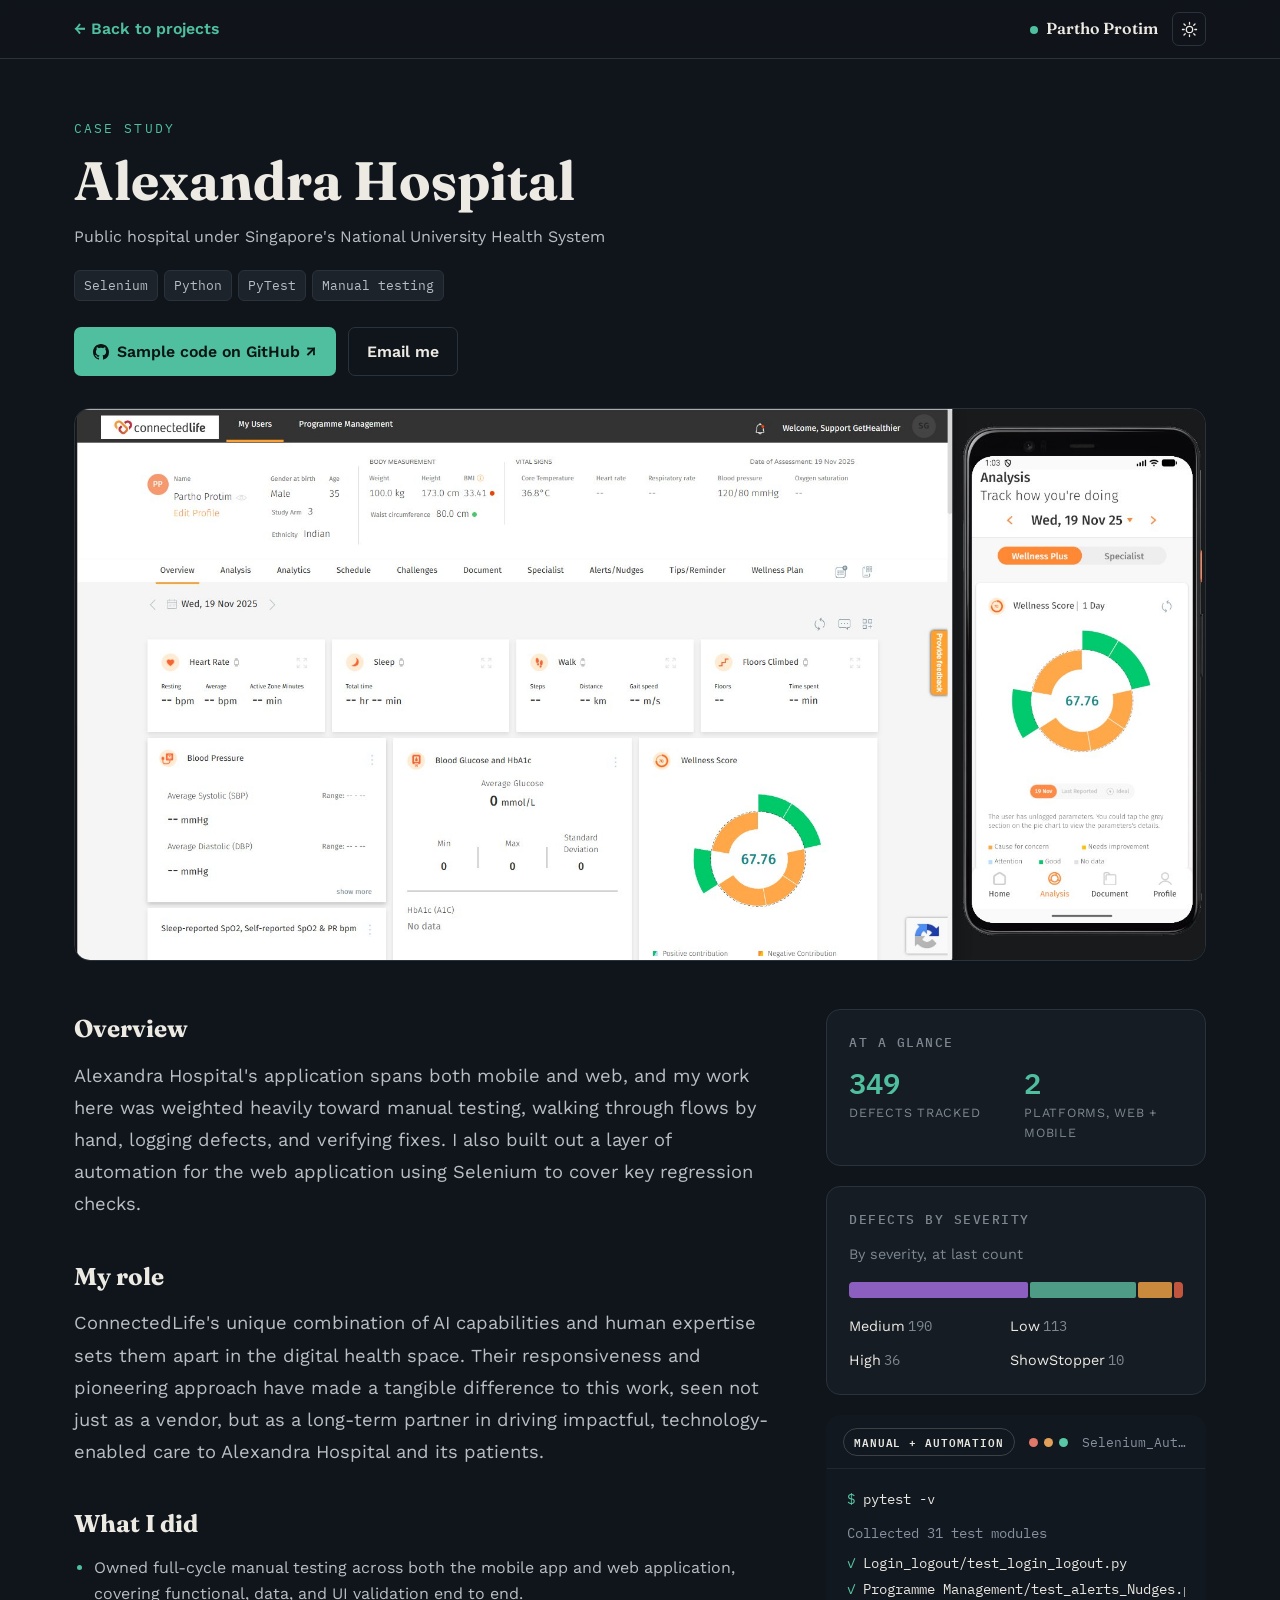
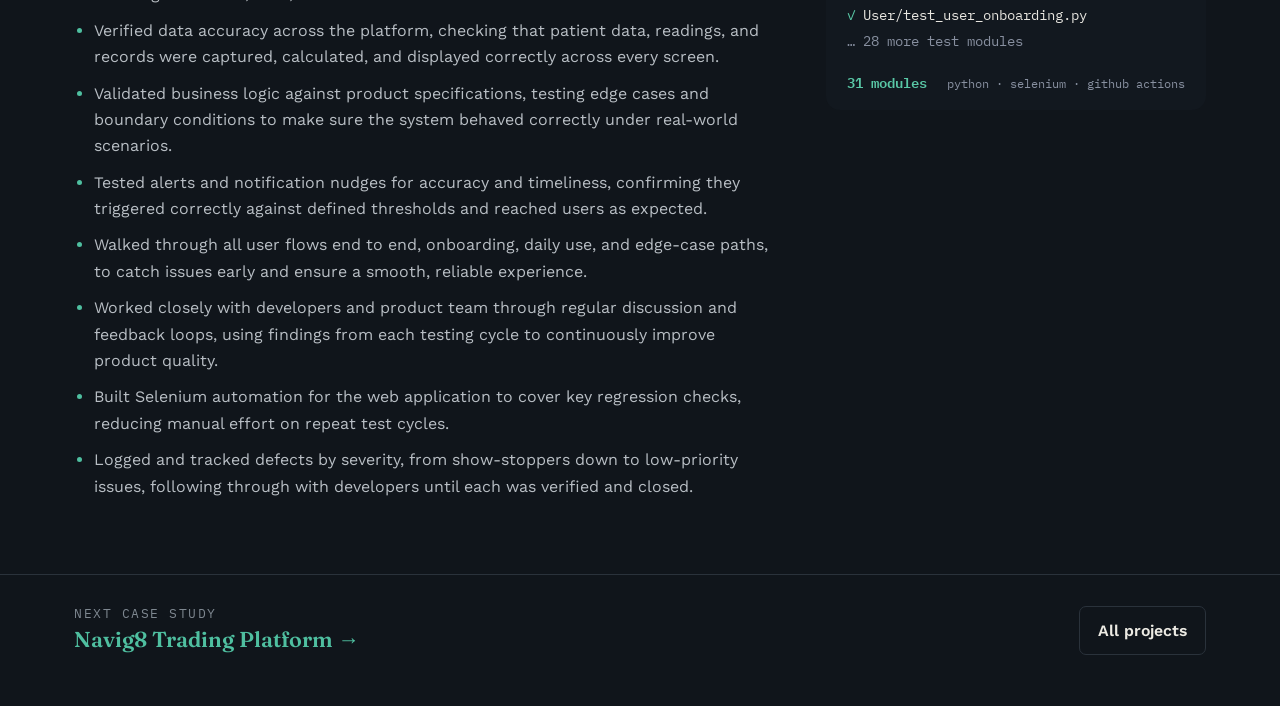
<file: projects/alexandra-hospital.html>
<!DOCTYPE html>
<html lang="en">
<head>
<meta charset="UTF-8">
<meta name="viewport" content="width=device-width, initial-scale=1.0">
<title>Alexandra Hospital, case study · Partho Protim</title>
<meta name="description" content="How Partho Protim ran QA and test automation for Alexandra Hospital.">
<meta name="color-scheme" content="dark light">
<script>
  // Dark by default; a saved choice from the theme button wins. Runs before
  // paint so the page never flashes the other theme.
  (function () {
    var t = 'dark';
    try { t = localStorage.getItem('theme') || 'dark'; } catch (e) {}
    document.documentElement.setAttribute('data-theme', t);
  })();
</script>
<link rel="preconnect" href="https://fonts.googleapis.com">
<link rel="preconnect" href="https://fonts.gstatic.com" crossorigin>
<link href="https://fonts.googleapis.com/css2?family=Fraunces:wght@400;500;600;700&family=Work+Sans:wght@400;500;600&family=IBM+Plex+Mono:wght@400;500;600&display=swap" rel="stylesheet">
<link rel="stylesheet" href="../assets/case-study.css">
</head>
<body>

<header class="cs-top">
  <div class="wrap">
    <a class="cs-back" href="../index.html#projects">← Back to projects</a>
    <div class="cs-top-right">
      <a class="cs-mark" href="../index.html"><span class="dot"></span>Partho Protim</a>
      <button type="button" class="theme-toggle" id="theme-toggle" aria-label="Switch to light mode" title="Switch theme">
        <svg class="icon-sun" viewBox="0 0 24 24" aria-hidden="true"><circle cx="12" cy="12" r="4.5"/><path d="M12 2v2.5M12 19.5V22M4.2 4.2l1.8 1.8M18 18l1.8 1.8M2 12h2.5M19.5 12H22M4.2 19.8 6 18M18 6l1.8-1.8"/></svg>
        <svg class="icon-moon" viewBox="0 0 24 24" aria-hidden="true"><path d="M20.5 14.5A8.5 8.5 0 0 1 9.5 3.5a8.5 8.5 0 1 0 11 11z"/></svg>
      </button>
    </div>
  </div>
</header>

<main class="wrap">
  <div class="cs-head">
    <span class="cs-eyebrow">Case study</span>
    <h1>Alexandra Hospital</h1>
    <p class="cs-meta">Public hospital under Singapore's National University Health System</p>
    <div class="cs-chips"><span>Selenium</span><span>Python</span><span>PyTest</span><span>Manual testing</span></div>
    <div class="cs-actions">
      <a class="btn btn-solid" href="https://github.com/sapprotim/Selenium_Automation_Testcase" target="_blank" rel="noopener"><svg width="16" height="16" viewBox="0 0 16 16" aria-hidden="true"><path fill="currentColor" d="M8 0C3.58 0 0 3.58 0 8c0 3.54 2.29 6.53 5.47 7.59.4.07.55-.17.55-.38 0-.19-.01-.82-.01-1.49-2.01.37-2.53-.49-2.69-.94-.09-.23-.48-.94-.82-1.13-.28-.15-.68-.52-.01-.53.63-.01 1.08.58 1.23.82.72 1.21 1.87.87 2.33.66.07-.52.28-.87.51-1.07-1.78-.2-3.64-.89-3.64-3.95 0-.87.31-1.59.82-2.15-.08-.2-.36-1.02.08-2.12 0 0 .67-.21 2.2.82.64-.18 1.32-.27 2-.27.68 0 1.36.09 2 .27 1.53-1.04 2.2-.82 2.2-.82.44 1.1.16 1.92.08 2.12.51.56.82 1.27.82 2.15 0 3.07-1.87 3.75-3.65 3.95.29.25.54.73.54 1.48 0 1.07-.01 1.93-.01 2.2 0 .21.15.46.55.38A8.013 8.013 0 0016 8c0-4.42-3.58-8-8-8z"/></svg>Sample code on GitHub ↗</a>
      <a class="btn btn-ghost" href="mailto:hparthoprotim@gmail.com">Email me</a>
    </div>
  </div>

  <figure class="cs-shot">
    <img src="../assets/projects/alexandra-hospital.jpg" alt="Alexandra Hospital application, web dashboard and mobile view from a test account" width="1918" height="935">
  </figure>

  <div class="cs-body">
    <div class="cs-main">
      <section>
        <h2>Overview</h2>
        <p>Alexandra Hospital's application spans both mobile and web, and my work here was weighted heavily toward manual testing, walking through flows by hand, logging defects, and verifying fixes. I also built out a layer of automation for the web application using Selenium to cover key regression checks.</p>
      </section>
      <section>
        <h2>My role</h2>
        <p>ConnectedLife's unique combination of AI capabilities and human expertise sets them apart in the digital health space. Their responsiveness and pioneering approach have made a tangible difference to this work, seen not just as a vendor, but as a long-term partner in driving impactful, technology-enabled care to Alexandra Hospital and its patients.</p>
      </section>
      <section>
        <h2>What I did</h2>
        <ul>
          <li>Owned full-cycle manual testing across both the mobile app and web application, covering functional, data, and UI validation end to end.</li>
          <li>Verified data accuracy across the platform, checking that patient data, readings, and records were captured, calculated, and displayed correctly across every screen.</li>
          <li>Validated business logic against product specifications, testing edge cases and boundary conditions to make sure the system behaved correctly under real-world scenarios.</li>
          <li>Tested alerts and notification nudges for accuracy and timeliness, confirming they triggered correctly against defined thresholds and reached users as expected.</li>
          <li>Walked through all user flows end to end, onboarding, daily use, and edge-case paths, to catch issues early and ensure a smooth, reliable experience.</li>
          <li>Worked closely with developers and product team through regular discussion and feedback loops, using findings from each testing cycle to continuously improve product quality.</li>
          <li>Built Selenium automation for the web application to cover key regression checks, reducing manual effort on repeat test cycles.</li>
          <li>Logged and tracked defects by severity, from show-stoppers down to low-priority issues, following through with developers until each was verified and closed.</li>
        </ul>
      </section>
    </div>

    <aside class="cs-side">
      <div class="cs-card">
        <h3>At a glance</h3>
        <div class="cs-stats"><div><b>349</b><span>Defects tracked</span></div><div><b>2</b><span>Platforms, web + mobile</span></div></div>
      </div>
      <div class="cs-card">
        <h3>Defects by severity</h3>
        <div class="stat-block">
          <div class="stat-number">349<span>defects tracked across the project</span></div>
          <div class="stat-sub">By severity, at last count</div>
          <div class="stat-bar" role="img" aria-label="349 defects by severity: Medium 190, Low 113, High 36, ShowStopper 10">
          <div style="width:54.44%; background:#8B5FBF;"></div>
          <div style="width:32.38%; background:#4E9C86;"></div>
          <div style="width:10.32%; background:#C98A3E;"></div>
          <div style="width:2.87%; background:#C1553D;"></div>
          </div>
          <div class="stat-legend">
          <span class="legend-item"><span class="sw" style="background:#8B5FBF;"></span>Medium<span class="n">190</span></span>
          <span class="legend-item"><span class="sw" style="background:#4E9C86;"></span>Low<span class="n">113</span></span>
          <span class="legend-item"><span class="sw" style="background:#C98A3E;"></span>High<span class="n">36</span></span>
          <span class="legend-item"><span class="sw" style="background:#C1553D;"></span>ShowStopper<span class="n">10</span></span>
          </div>
          </div>
      </div>
      <div class="cs-card pc-term" aria-hidden="true">
          <div class="pc-term-bar"><span class="pc-pill">Manual + Automation</span><span class="pc-dots"><i></i><i></i><i></i></span><span class="pc-repo">Selenium_Automation_Testcase</span></div>
          <div class="pc-term-body">
            <div class="pc-cmd"><span class="pc-prompt">$</span> pytest -v</div>
            <div class="pc-run">Collected 31 test modules</div>
            <ul class="pc-specs">
            <li><span class="ok">✓</span>Login_logout/test_login_logout.py</li>
            <li><span class="ok">✓</span>Programme Management/test_alerts_Nudges.py</li>
            <li><span class="ok">✓</span>User/test_user_onboarding.py</li>
            <li class="more"><span>…</span>28 more test modules</li>
            </ul>
            <div class="pc-term-foot"><b>31 modules</b><span>python · selenium · github actions</span></div>
          </div>
        </div>
    </aside>
  </div>
</main>

<nav class="cs-next" aria-label="Next case study">
  <div class="wrap">
    <div>
      <small>Next case study</small>
      <a class="cs-next-link" href="navig8-trading.html">Navig8 Trading Platform →</a>
    </div>
    <a class="btn btn-ghost" href="../index.html#projects">All projects</a>
  </div>
</nav>

<script>
(function () {
  var btn = document.getElementById('theme-toggle');
  if (!btn) return;
  var root = document.documentElement;
  function sync() {
    var dark = root.getAttribute('data-theme') !== 'light';
    btn.setAttribute('aria-label', dark ? 'Switch to light mode' : 'Switch to dark mode');
  }
  sync();
  btn.addEventListener('click', function () {
    var next = root.getAttribute('data-theme') === 'light' ? 'dark' : 'light';
    root.setAttribute('data-theme', next);
    try { localStorage.setItem('theme', next); } catch (e) {}
    sync();
  });
})();
</script>
</body>
</html>
</file>
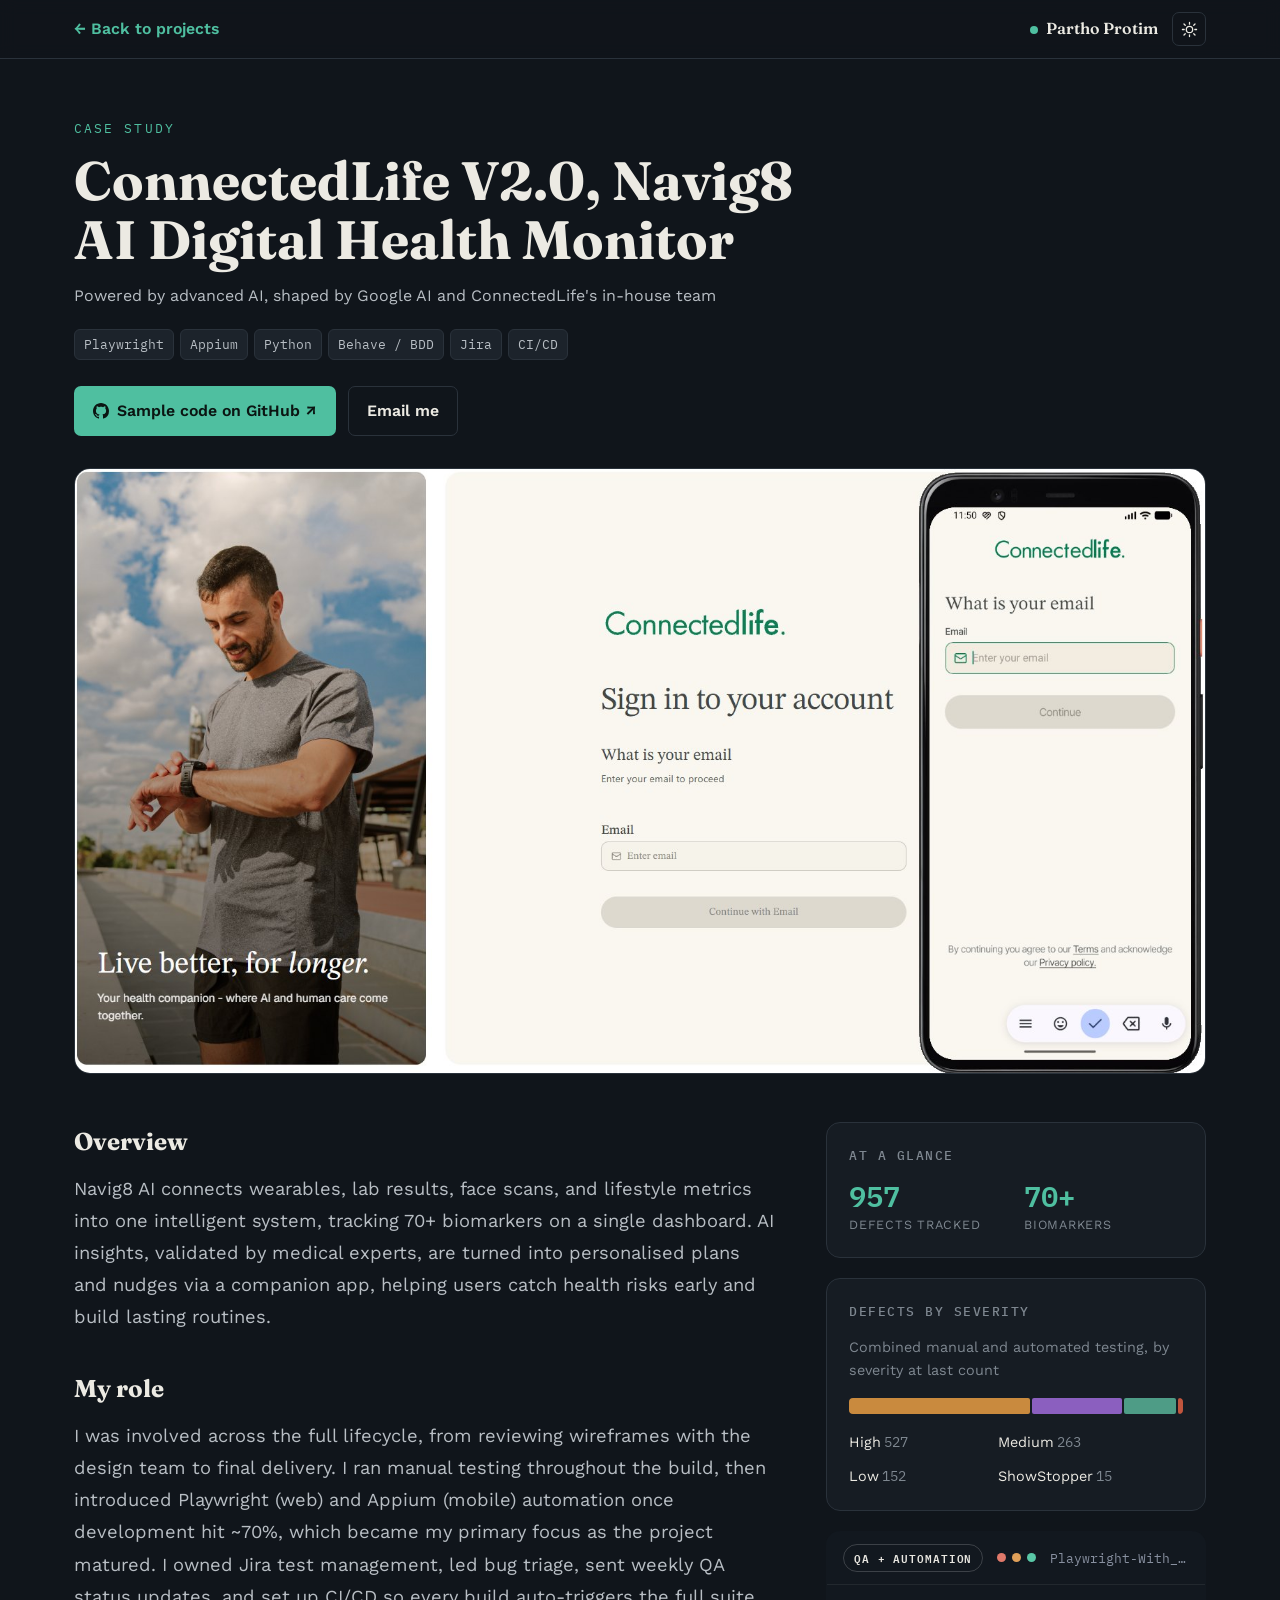
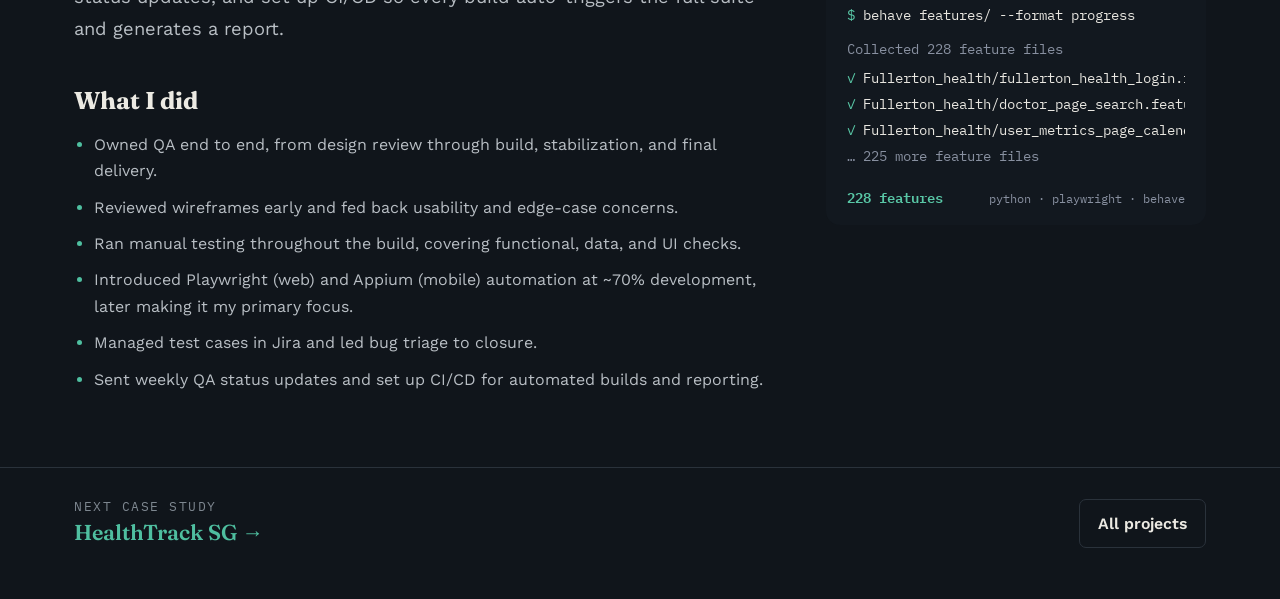
<file: projects/connectedlife.html>
<!DOCTYPE html>
<html lang="en">
<head>
<meta charset="UTF-8">
<meta name="viewport" content="width=device-width, initial-scale=1.0">
<title>ConnectedLife V2.0, Navig8 AI Digital Health Monitor, case study · Partho Protim</title>
<meta name="description" content="How Partho Protim ran QA and test automation for ConnectedLife V2.0, Navig8 AI Digital Health Monitor.">
<meta name="color-scheme" content="dark light">
<script>
  // Dark by default; a saved choice from the theme button wins. Runs before
  // paint so the page never flashes the other theme.
  (function () {
    var t = 'dark';
    try { t = localStorage.getItem('theme') || 'dark'; } catch (e) {}
    document.documentElement.setAttribute('data-theme', t);
  })();
</script>
<link rel="preconnect" href="https://fonts.googleapis.com">
<link rel="preconnect" href="https://fonts.gstatic.com" crossorigin>
<link href="https://fonts.googleapis.com/css2?family=Fraunces:wght@400;500;600;700&family=Work+Sans:wght@400;500;600&family=IBM+Plex+Mono:wght@400;500;600&display=swap" rel="stylesheet">
<link rel="stylesheet" href="../assets/case-study.css">
</head>
<body>

<header class="cs-top">
  <div class="wrap">
    <a class="cs-back" href="../index.html#projects">← Back to projects</a>
    <div class="cs-top-right">
      <a class="cs-mark" href="../index.html"><span class="dot"></span>Partho Protim</a>
      <button type="button" class="theme-toggle" id="theme-toggle" aria-label="Switch to light mode" title="Switch theme">
        <svg class="icon-sun" viewBox="0 0 24 24" aria-hidden="true"><circle cx="12" cy="12" r="4.5"/><path d="M12 2v2.5M12 19.5V22M4.2 4.2l1.8 1.8M18 18l1.8 1.8M2 12h2.5M19.5 12H22M4.2 19.8 6 18M18 6l1.8-1.8"/></svg>
        <svg class="icon-moon" viewBox="0 0 24 24" aria-hidden="true"><path d="M20.5 14.5A8.5 8.5 0 0 1 9.5 3.5a8.5 8.5 0 1 0 11 11z"/></svg>
      </button>
    </div>
  </div>
</header>

<main class="wrap">
  <div class="cs-head">
    <span class="cs-eyebrow">Case study</span>
    <h1>ConnectedLife V2.0, Navig8 AI Digital Health Monitor</h1>
    <p class="cs-meta">Powered by advanced AI, shaped by Google AI and ConnectedLife's in-house team</p>
    <div class="cs-chips"><span>Playwright</span><span>Appium</span><span>Python</span><span>Behave / BDD</span><span>Jira</span><span>CI/CD</span></div>
    <div class="cs-actions">
      <a class="btn btn-solid" href="https://github.com/sapprotim/Playwright-With_POM_BDD" target="_blank" rel="noopener"><svg width="16" height="16" viewBox="0 0 16 16" aria-hidden="true"><path fill="currentColor" d="M8 0C3.58 0 0 3.58 0 8c0 3.54 2.29 6.53 5.47 7.59.4.07.55-.17.55-.38 0-.19-.01-.82-.01-1.49-2.01.37-2.53-.49-2.69-.94-.09-.23-.48-.94-.82-1.13-.28-.15-.68-.52-.01-.53.63-.01 1.08.58 1.23.82.72 1.21 1.87.87 2.33.66.07-.52.28-.87.51-1.07-1.78-.2-3.64-.89-3.64-3.95 0-.87.31-1.59.82-2.15-.08-.2-.36-1.02.08-2.12 0 0 .67-.21 2.2.82.64-.18 1.32-.27 2-.27.68 0 1.36.09 2 .27 1.53-1.04 2.2-.82 2.2-.82.44 1.1.16 1.92.08 2.12.51.56.82 1.27.82 2.15 0 3.07-1.87 3.75-3.65 3.95.29.25.54.73.54 1.48 0 1.07-.01 1.93-.01 2.2 0 .21.15.46.55.38A8.013 8.013 0 0016 8c0-4.42-3.58-8-8-8z"/></svg>Sample code on GitHub ↗</a>
      <a class="btn btn-ghost" href="mailto:hparthoprotim@gmail.com">Email me</a>
    </div>
  </div>

  <figure class="cs-shot">
    <img src="../assets/projects/connectedlife.jpg" alt="ConnectedLife V2.0, sign-in screen shown on desktop and mobile" width="1620" height="866">
  </figure>

  <div class="cs-body">
    <div class="cs-main">
      <section>
        <h2>Overview</h2>
        <p>Navig8 AI connects wearables, lab results, face scans, and lifestyle metrics into one intelligent system, tracking 70+ biomarkers on a single dashboard. AI insights, validated by medical experts, are turned into personalised plans and nudges via a companion app, helping users catch health risks early and build lasting routines.</p>
      </section>
      <section>
        <h2>My role</h2>
        <p>I was involved across the full lifecycle, from reviewing wireframes with the design team to final delivery. I ran manual testing throughout the build, then introduced Playwright (web) and Appium (mobile) automation once development hit ~70%, which became my primary focus as the project matured. I owned Jira test management, led bug triage, sent weekly QA status updates, and set up CI/CD so every build auto-triggers the full suite and generates a report.</p>
      </section>
      <section>
        <h2>What I did</h2>
        <ul>
          <li>Owned QA end to end, from design review through build, stabilization, and final delivery.</li>
          <li>Reviewed wireframes early and fed back usability and edge-case concerns.</li>
          <li>Ran manual testing throughout the build, covering functional, data, and UI checks.</li>
          <li>Introduced Playwright (web) and Appium (mobile) automation at ~70% development, later making it my primary focus.</li>
          <li>Managed test cases in Jira and led bug triage to closure.</li>
          <li>Sent weekly QA status updates and set up CI/CD for automated builds and reporting.</li>
        </ul>
      </section>
    </div>

    <aside class="cs-side">
      <div class="cs-card">
        <h3>At a glance</h3>
        <div class="cs-stats"><div><b>957</b><span>Defects tracked</span></div><div><b>70+</b><span>Biomarkers</span></div></div>
      </div>
      <div class="cs-card">
        <h3>Defects by severity</h3>
        <div class="stat-block">
          <div class="stat-number">957<span>defects tracked across the project</span></div>
          <div class="stat-sub">Combined manual and automated testing, by severity at last count</div>
          <div class="stat-bar" role="img" aria-label="957 defects by severity: High 527, Medium 263, Low 152, ShowStopper 15">
          <div style="width:55.07%; background:#C98A3E;"></div>
          <div style="width:27.48%; background:#8B5FBF;"></div>
          <div style="width:15.88%; background:#4E9C86;"></div>
          <div style="width:1.57%; background:#C1553D;"></div>
          </div>
          <div class="stat-legend">
          <span class="legend-item"><span class="sw" style="background:#C98A3E;"></span>High<span class="n">527</span></span>
          <span class="legend-item"><span class="sw" style="background:#8B5FBF;"></span>Medium<span class="n">263</span></span>
          <span class="legend-item"><span class="sw" style="background:#4E9C86;"></span>Low<span class="n">152</span></span>
          <span class="legend-item"><span class="sw" style="background:#C1553D;"></span>ShowStopper<span class="n">15</span></span>
          </div>
          </div>
      </div>
      <div class="cs-card pc-term" aria-hidden="true">
          <div class="pc-term-bar"><span class="pc-pill">QA + Automation</span><span class="pc-dots"><i></i><i></i><i></i></span><span class="pc-repo">Playwright-With_POM_BDD</span></div>
          <div class="pc-term-body">
            <div class="pc-cmd"><span class="pc-prompt">$</span> behave features/ --format progress</div>
            <div class="pc-run">Collected 228 feature files</div>
            <ul class="pc-specs">
            <li><span class="ok">✓</span>Fullerton_health/fullerton_health_login.feature</li>
            <li><span class="ok">✓</span>Fullerton_health/doctor_page_search.feature</li>
            <li><span class="ok">✓</span>Fullerton_health/user_metrics_page_calendar.feature</li>
            <li class="more"><span>…</span>225 more feature files</li>
            </ul>
            <div class="pc-term-foot"><b>228 features</b><span>python · playwright · behave</span></div>
          </div>
        </div>
    </aside>
  </div>
</main>

<nav class="cs-next" aria-label="Next case study">
  <div class="wrap">
    <div>
      <small>Next case study</small>
      <a class="cs-next-link" href="healthtrack-sg.html">HealthTrack SG →</a>
    </div>
    <a class="btn btn-ghost" href="../index.html#projects">All projects</a>
  </div>
</nav>

<script>
(function () {
  var btn = document.getElementById('theme-toggle');
  if (!btn) return;
  var root = document.documentElement;
  function sync() {
    var dark = root.getAttribute('data-theme') !== 'light';
    btn.setAttribute('aria-label', dark ? 'Switch to light mode' : 'Switch to dark mode');
  }
  sync();
  btn.addEventListener('click', function () {
    var next = root.getAttribute('data-theme') === 'light' ? 'dark' : 'light';
    root.setAttribute('data-theme', next);
    try { localStorage.setItem('theme', next); } catch (e) {}
    sync();
  });
})();
</script>
</body>
</html>
</file>
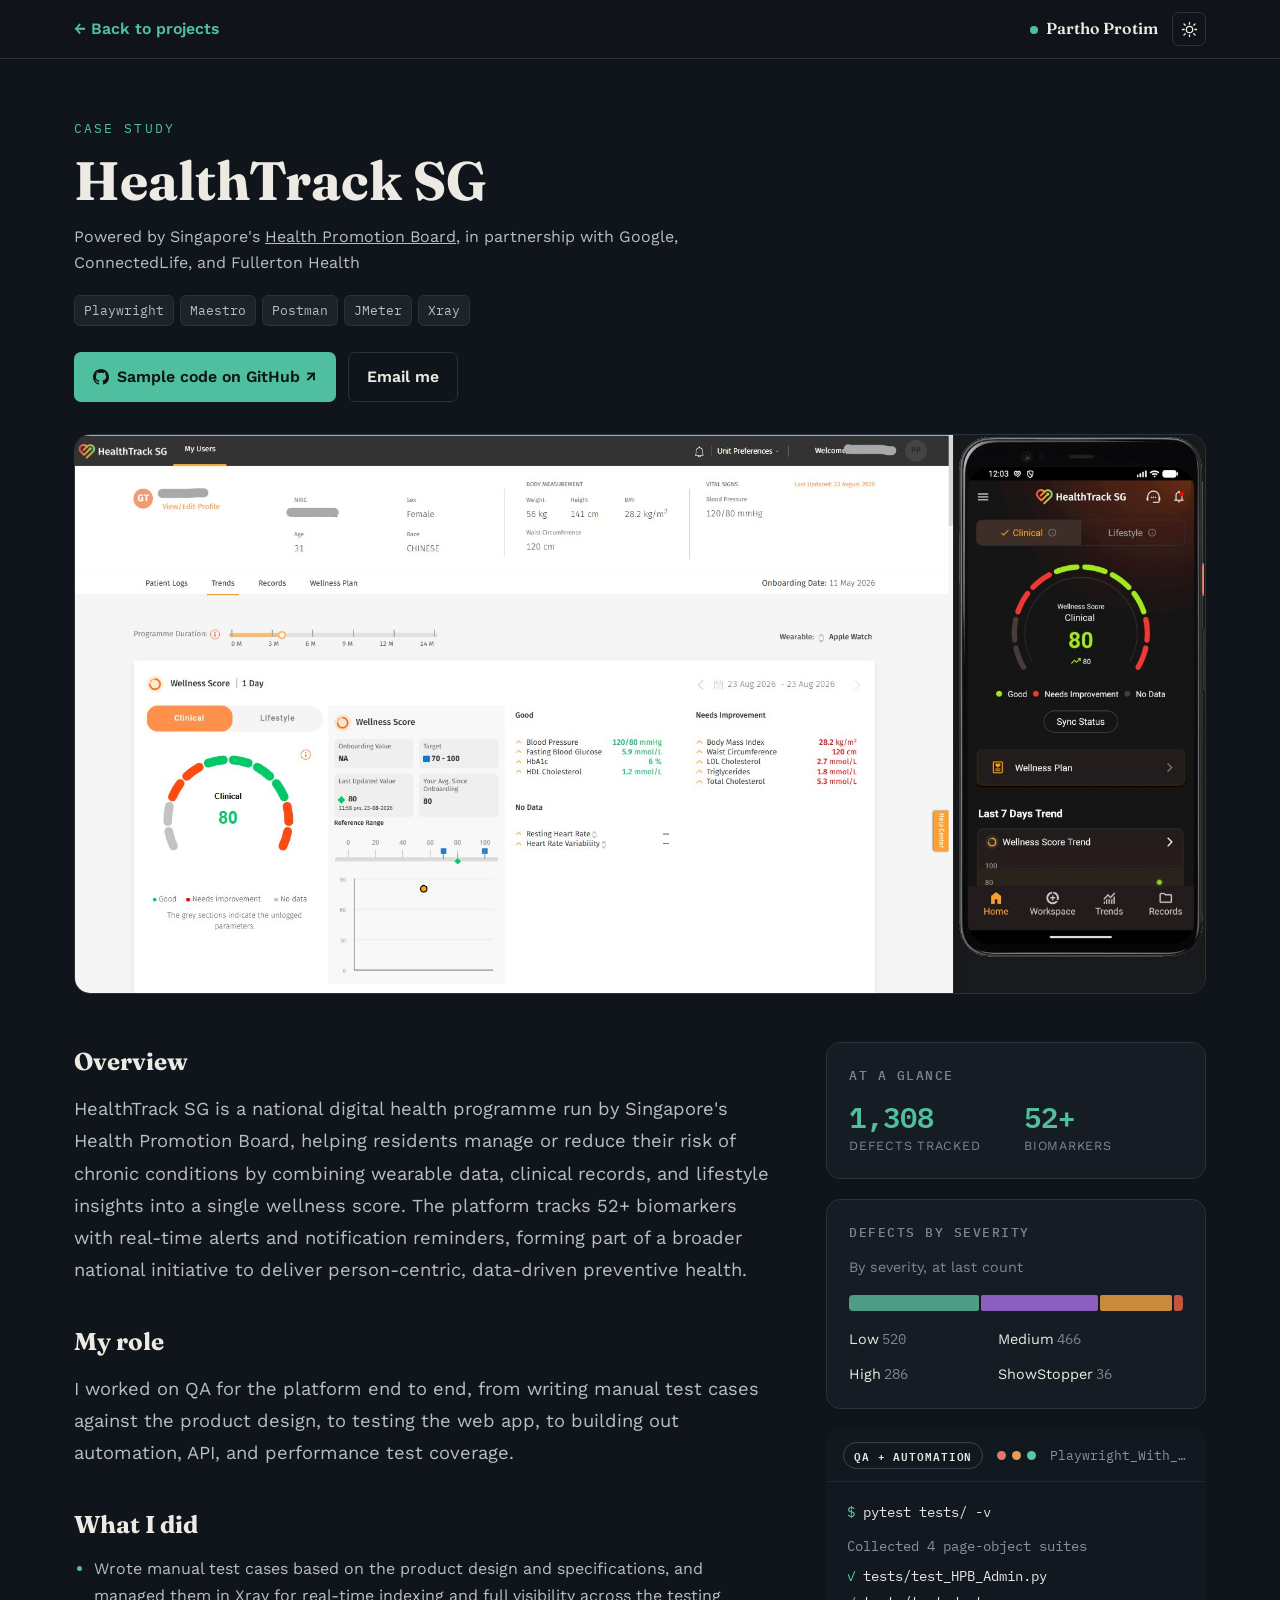
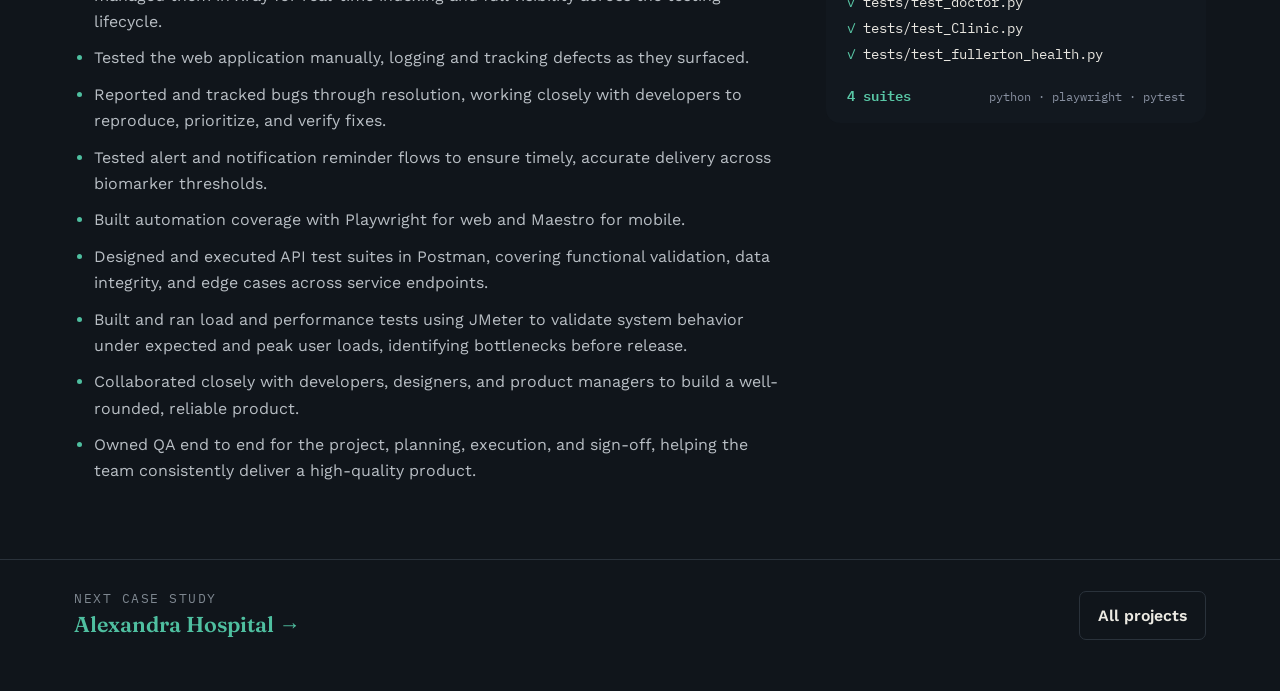
<file: projects/healthtrack-sg.html>
<!DOCTYPE html>
<html lang="en">
<head>
<meta charset="UTF-8">
<meta name="viewport" content="width=device-width, initial-scale=1.0">
<title>HealthTrack SG, case study · Partho Protim</title>
<meta name="description" content="How Partho Protim ran QA and test automation for HealthTrack SG.">
<meta name="color-scheme" content="dark light">
<script>
  // Dark by default; a saved choice from the theme button wins. Runs before
  // paint so the page never flashes the other theme.
  (function () {
    var t = 'dark';
    try { t = localStorage.getItem('theme') || 'dark'; } catch (e) {}
    document.documentElement.setAttribute('data-theme', t);
  })();
</script>
<link rel="preconnect" href="https://fonts.googleapis.com">
<link rel="preconnect" href="https://fonts.gstatic.com" crossorigin>
<link href="https://fonts.googleapis.com/css2?family=Fraunces:wght@400;500;600;700&family=Work+Sans:wght@400;500;600&family=IBM+Plex+Mono:wght@400;500;600&display=swap" rel="stylesheet">
<link rel="stylesheet" href="../assets/case-study.css">
</head>
<body>

<header class="cs-top">
  <div class="wrap">
    <a class="cs-back" href="../index.html#projects">← Back to projects</a>
    <div class="cs-top-right">
      <a class="cs-mark" href="../index.html"><span class="dot"></span>Partho Protim</a>
      <button type="button" class="theme-toggle" id="theme-toggle" aria-label="Switch to light mode" title="Switch theme">
        <svg class="icon-sun" viewBox="0 0 24 24" aria-hidden="true"><circle cx="12" cy="12" r="4.5"/><path d="M12 2v2.5M12 19.5V22M4.2 4.2l1.8 1.8M18 18l1.8 1.8M2 12h2.5M19.5 12H22M4.2 19.8 6 18M18 6l1.8-1.8"/></svg>
        <svg class="icon-moon" viewBox="0 0 24 24" aria-hidden="true"><path d="M20.5 14.5A8.5 8.5 0 0 1 9.5 3.5a8.5 8.5 0 1 0 11 11z"/></svg>
      </button>
    </div>
  </div>
</header>

<main class="wrap">
  <div class="cs-head">
    <span class="cs-eyebrow">Case study</span>
    <h1>HealthTrack SG</h1>
    <p class="cs-meta">Powered by Singapore's <a href="https://www.hpb.gov.sg/healthy-living/healthtrack-sg/" target="_blank" rel="noopener">Health Promotion Board</a>, in partnership with Google, ConnectedLife, and Fullerton Health</p>
    <div class="cs-chips"><span>Playwright</span><span>Maestro</span><span>Postman</span><span>JMeter</span><span>Xray</span></div>
    <div class="cs-actions">
      <a class="btn btn-solid" href="https://github.com/sapprotim/Playwright_With_POM" target="_blank" rel="noopener"><svg width="16" height="16" viewBox="0 0 16 16" aria-hidden="true"><path fill="currentColor" d="M8 0C3.58 0 0 3.58 0 8c0 3.54 2.29 6.53 5.47 7.59.4.07.55-.17.55-.38 0-.19-.01-.82-.01-1.49-2.01.37-2.53-.49-2.69-.94-.09-.23-.48-.94-.82-1.13-.28-.15-.68-.52-.01-.53.63-.01 1.08.58 1.23.82.72 1.21 1.87.87 2.33.66.07-.52.28-.87.51-1.07-1.78-.2-3.64-.89-3.64-3.95 0-.87.31-1.59.82-2.15-.08-.2-.36-1.02.08-2.12 0 0 .67-.21 2.2.82.64-.18 1.32-.27 2-.27.68 0 1.36.09 2 .27 1.53-1.04 2.2-.82 2.2-.82.44 1.1.16 1.92.08 2.12.51.56.82 1.27.82 2.15 0 3.07-1.87 3.75-3.65 3.95.29.25.54.73.54 1.48 0 1.07-.01 1.93-.01 2.2 0 .21.15.46.55.38A8.013 8.013 0 0016 8c0-4.42-3.58-8-8-8z"/></svg>Sample code on GitHub ↗</a>
      <a class="btn btn-ghost" href="mailto:hparthoprotim@gmail.com">Email me</a>
    </div>
  </div>

  <figure class="cs-shot">
    <img src="../assets/projects/healthtrack-sg.jpg" alt="HealthTrack SG, clinician web dashboard and mobile wellness score view" width="1873" height="926">
  </figure>

  <div class="cs-body">
    <div class="cs-main">
      <section>
        <h2>Overview</h2>
        <p>HealthTrack SG is a national digital health programme run by Singapore's Health Promotion Board, helping residents manage or reduce their risk of chronic conditions by combining wearable data, clinical records, and lifestyle insights into a single wellness score. The platform tracks 52+ biomarkers with real-time alerts and notification reminders, forming part of a broader national initiative to deliver person-centric, data-driven preventive health.</p>
      </section>
      <section>
        <h2>My role</h2>
        <p>I worked on QA for the platform end to end, from writing manual test cases against the product design, to testing the web app, to building out automation, API, and performance test coverage.</p>
      </section>
      <section>
        <h2>What I did</h2>
        <ul>
          <li>Wrote manual test cases based on the product design and specifications, and managed them in Xray for real-time indexing and full visibility across the testing lifecycle.</li>
          <li>Tested the web application manually, logging and tracking defects as they surfaced.</li>
          <li>Reported and tracked bugs through resolution, working closely with developers to reproduce, prioritize, and verify fixes.</li>
          <li>Tested alert and notification reminder flows to ensure timely, accurate delivery across biomarker thresholds.</li>
          <li>Built automation coverage with Playwright for web and Maestro for mobile.</li>
          <li>Designed and executed API test suites in Postman, covering functional validation, data integrity, and edge cases across service endpoints.</li>
          <li>Built and ran load and performance tests using JMeter to validate system behavior under expected and peak user loads, identifying bottlenecks before release.</li>
          <li>Collaborated closely with developers, designers, and product managers to build a well-rounded, reliable product.</li>
          <li>Owned QA end to end for the project, planning, execution, and sign-off, helping the team consistently deliver a high-quality product.</li>
        </ul>
      </section>
    </div>

    <aside class="cs-side">
      <div class="cs-card">
        <h3>At a glance</h3>
        <div class="cs-stats"><div><b>1,308</b><span>Defects tracked</span></div><div><b>52+</b><span>Biomarkers</span></div></div>
      </div>
      <div class="cs-card">
        <h3>Defects by severity</h3>
        <div class="stat-block">
          <div class="stat-number">1,308<span>defects tracked across the project</span></div>
          <div class="stat-sub">By severity, at last count</div>
          <div class="stat-bar" role="img" aria-label="1,308 defects by severity: Low 520, Medium 466, High 286, ShowStopper 36">
          <div style="width:39.76%; background:#4E9C86;"></div>
          <div style="width:35.63%; background:#8B5FBF;"></div>
          <div style="width:21.87%; background:#C98A3E;"></div>
          <div style="width:2.75%; background:#C1553D;"></div>
          </div>
          <div class="stat-legend">
          <span class="legend-item"><span class="sw" style="background:#4E9C86;"></span>Low<span class="n">520</span></span>
          <span class="legend-item"><span class="sw" style="background:#8B5FBF;"></span>Medium<span class="n">466</span></span>
          <span class="legend-item"><span class="sw" style="background:#C98A3E;"></span>High<span class="n">286</span></span>
          <span class="legend-item"><span class="sw" style="background:#C1553D;"></span>ShowStopper<span class="n">36</span></span>
          </div>
          </div>
      </div>
      <div class="cs-card pc-term" aria-hidden="true">
          <div class="pc-term-bar"><span class="pc-pill">QA + Automation</span><span class="pc-dots"><i></i><i></i><i></i></span><span class="pc-repo">Playwright_With_POM</span></div>
          <div class="pc-term-body">
            <div class="pc-cmd"><span class="pc-prompt">$</span> pytest tests/ -v</div>
            <div class="pc-run">Collected 4 page-object suites</div>
            <ul class="pc-specs">
            <li><span class="ok">✓</span>tests/test_HPB_Admin.py</li>
            <li><span class="ok">✓</span>tests/test_doctor.py</li>
            <li><span class="ok">✓</span>tests/test_Clinic.py</li>
            <li><span class="ok">✓</span>tests/test_fullerton_health.py</li>
            </ul>
            <div class="pc-term-foot"><b>4 suites</b><span>python · playwright · pytest</span></div>
          </div>
        </div>
    </aside>
  </div>
</main>

<nav class="cs-next" aria-label="Next case study">
  <div class="wrap">
    <div>
      <small>Next case study</small>
      <a class="cs-next-link" href="alexandra-hospital.html">Alexandra Hospital →</a>
    </div>
    <a class="btn btn-ghost" href="../index.html#projects">All projects</a>
  </div>
</nav>

<script>
(function () {
  var btn = document.getElementById('theme-toggle');
  if (!btn) return;
  var root = document.documentElement;
  function sync() {
    var dark = root.getAttribute('data-theme') !== 'light';
    btn.setAttribute('aria-label', dark ? 'Switch to light mode' : 'Switch to dark mode');
  }
  sync();
  btn.addEventListener('click', function () {
    var next = root.getAttribute('data-theme') === 'light' ? 'dark' : 'light';
    root.setAttribute('data-theme', next);
    try { localStorage.setItem('theme', next); } catch (e) {}
    sync();
  });
})();
</script>
</body>
</html>
</file>
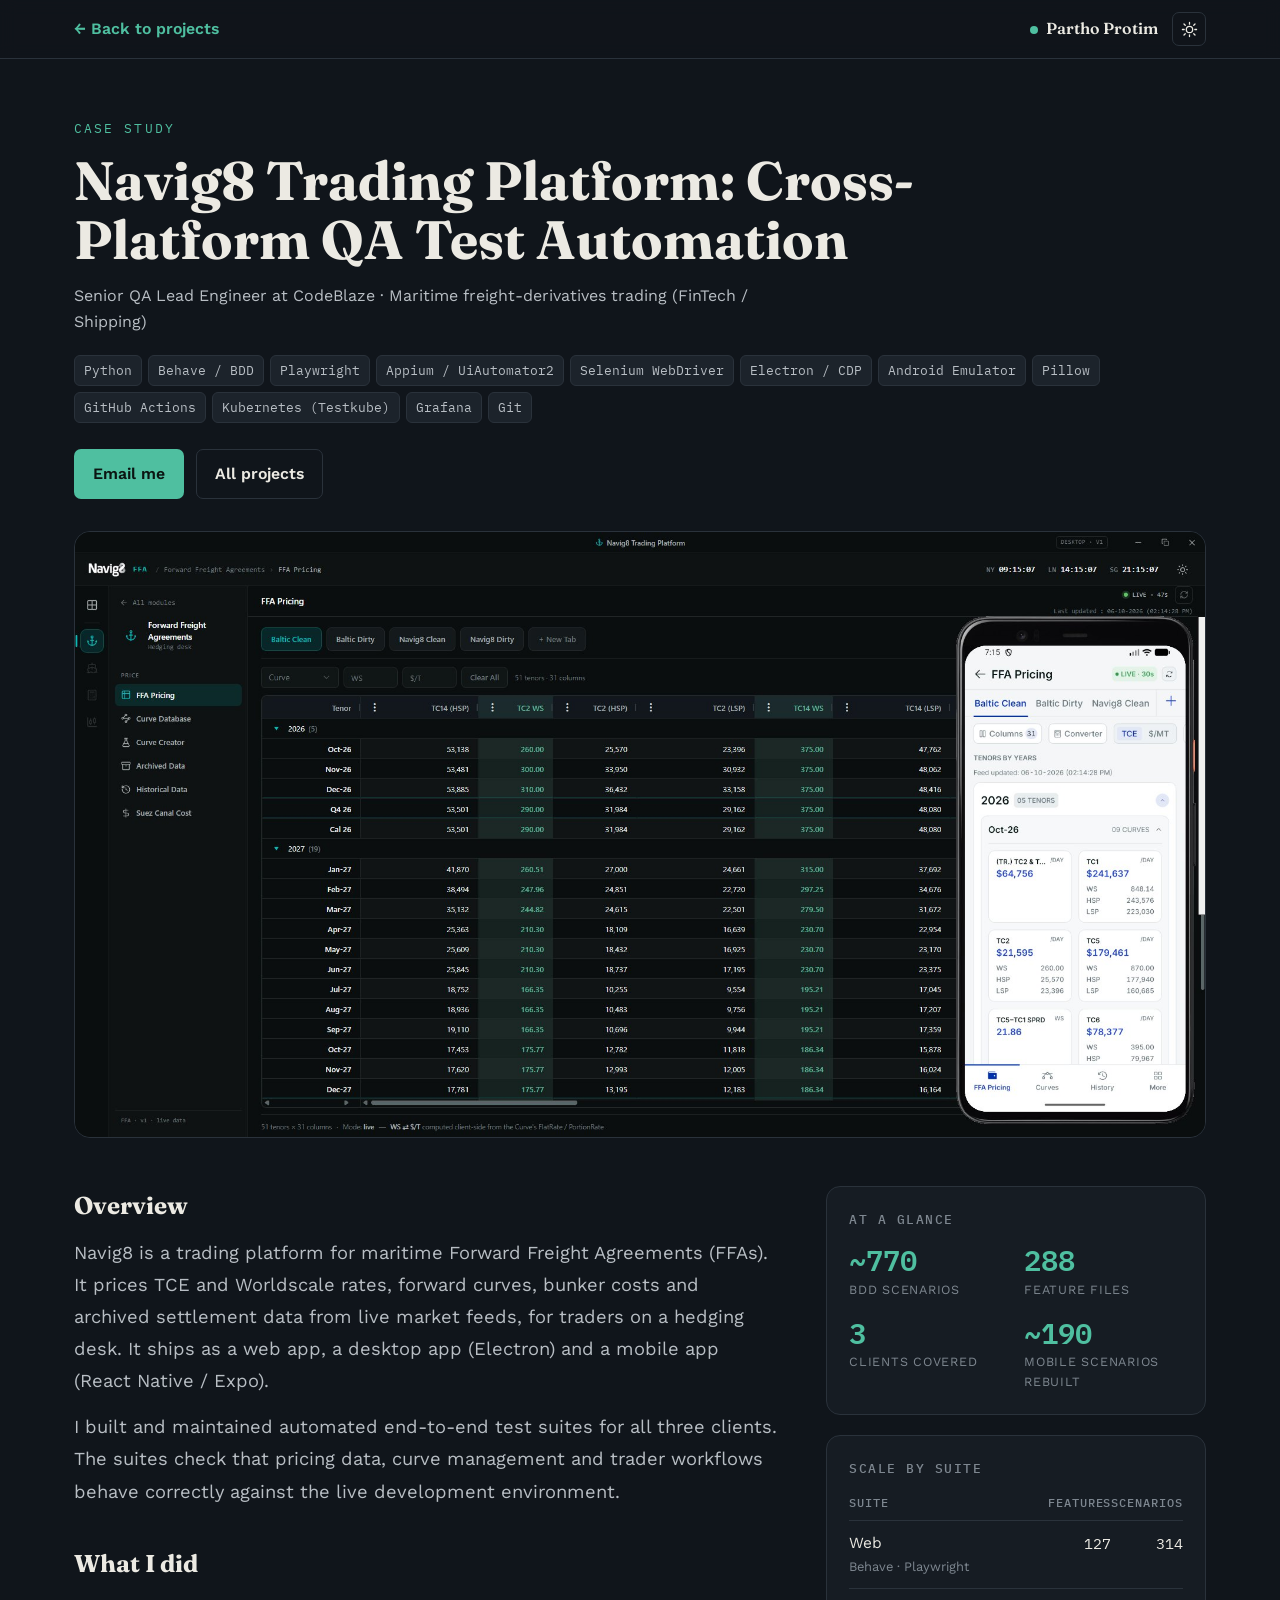
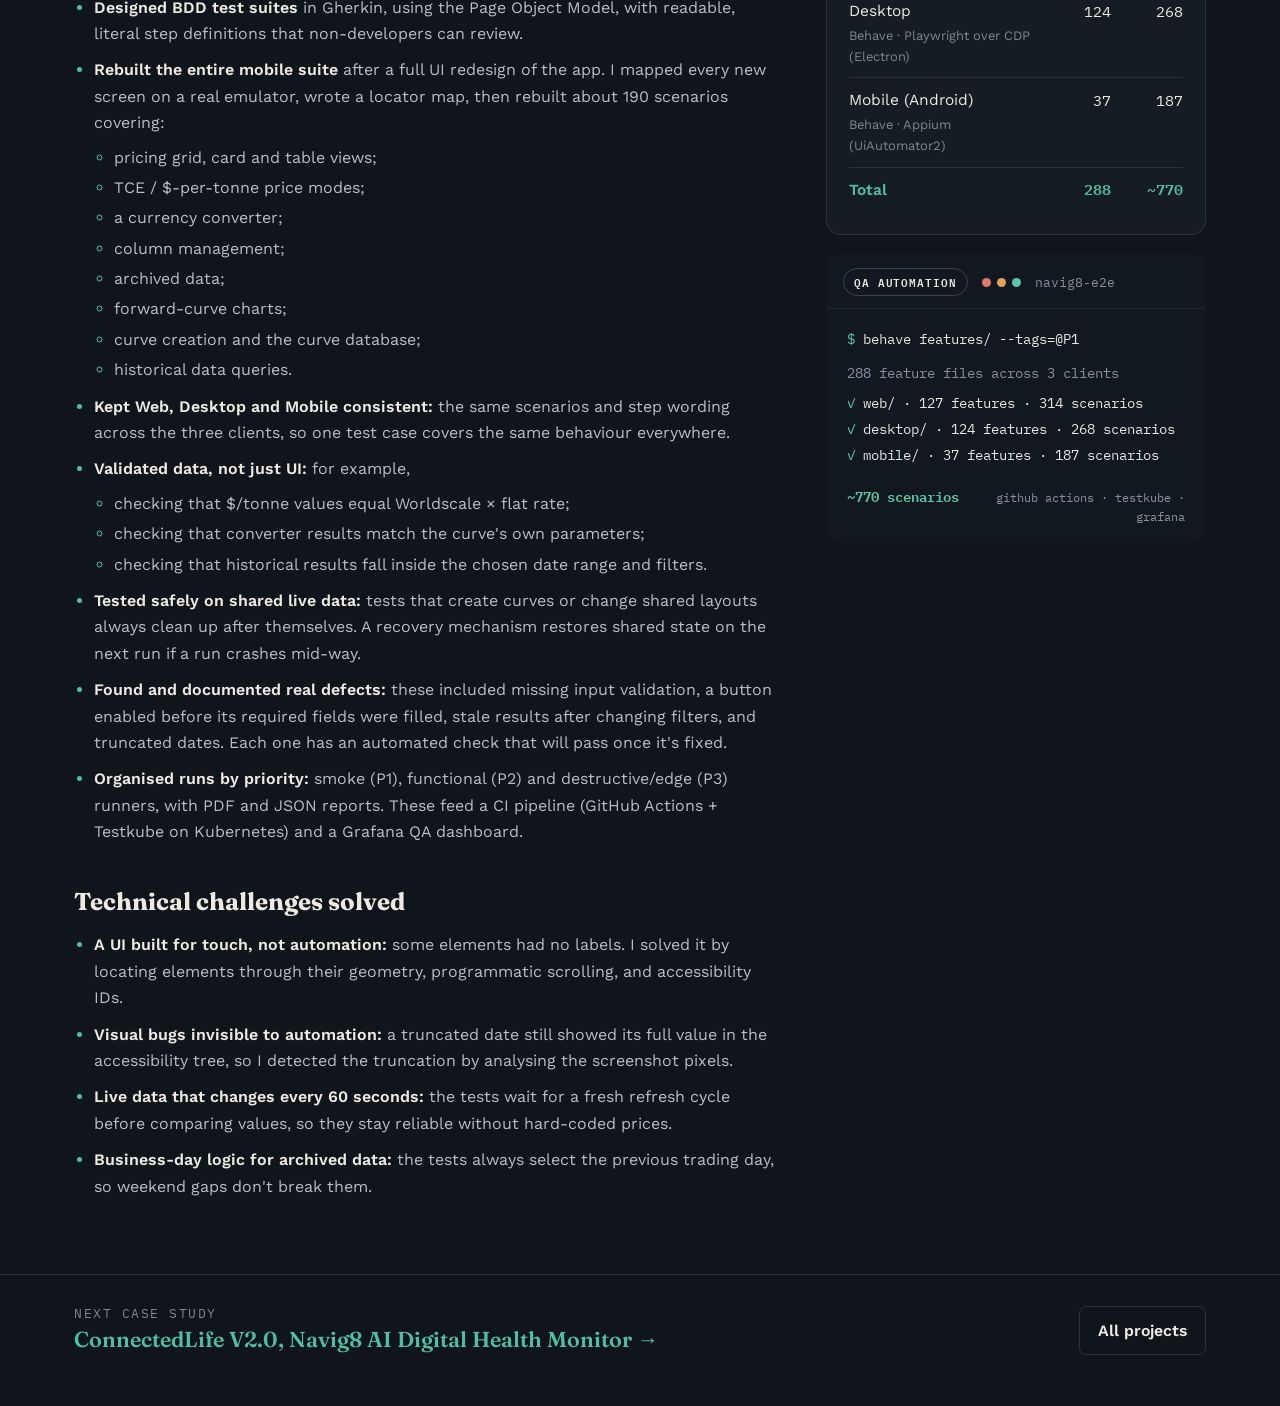
<file: projects/navig8-trading.html>
<!DOCTYPE html>
<html lang="en">
<head>
<meta charset="UTF-8">
<meta name="viewport" content="width=device-width, initial-scale=1.0">
<title>Navig8 Trading Platform, case study · Partho Protim</title>
<meta name="description" content="Cross-platform test automation (Web, Desktop, Android) for Navig8, a maritime freight-derivatives trading platform: about 770 BDD scenarios in Python with Playwright and Appium.">
<meta name="color-scheme" content="dark light">
<script>
  // Dark by default; a saved choice from the theme button wins. Runs before
  // paint so the page never flashes the other theme.
  (function () {
    var t = 'dark';
    try { t = localStorage.getItem('theme') || 'dark'; } catch (e) {}
    document.documentElement.setAttribute('data-theme', t);
  })();
</script>
<link rel="preconnect" href="https://fonts.googleapis.com">
<link rel="preconnect" href="https://fonts.gstatic.com" crossorigin>
<link href="https://fonts.googleapis.com/css2?family=Fraunces:wght@400;500;600;700&family=Work+Sans:wght@400;500;600&family=IBM+Plex+Mono:wght@400;500;600&display=swap" rel="stylesheet">
<link rel="stylesheet" href="../assets/case-study.css">
</head>
<body>

<header class="cs-top">
  <div class="wrap">
    <a class="cs-back" href="../index.html#projects">← Back to projects</a>
    <div class="cs-top-right">
      <a class="cs-mark" href="../index.html"><span class="dot"></span>Partho Protim</a>
      <button type="button" class="theme-toggle" id="theme-toggle" aria-label="Switch to light mode" title="Switch theme">
        <svg class="icon-sun" viewBox="0 0 24 24" aria-hidden="true"><circle cx="12" cy="12" r="4.5"/><path d="M12 2v2.5M12 19.5V22M4.2 4.2l1.8 1.8M18 18l1.8 1.8M2 12h2.5M19.5 12H22M4.2 19.8 6 18M18 6l1.8-1.8"/></svg>
        <svg class="icon-moon" viewBox="0 0 24 24" aria-hidden="true"><path d="M20.5 14.5A8.5 8.5 0 0 1 9.5 3.5a8.5 8.5 0 1 0 11 11z"/></svg>
      </button>
    </div>
  </div>
</header>

<main class="wrap">
  <div class="cs-head">
    <span class="cs-eyebrow">Case study</span>
    <h1>Navig8 Trading Platform: Cross-Platform QA Test Automation</h1>
    <p class="cs-meta">Senior QA Lead Engineer at CodeBlaze · Maritime freight-derivatives trading (FinTech / Shipping)</p>
    <div class="cs-chips"><span>Python</span><span>Behave / BDD</span><span>Playwright</span><span>Appium / UiAutomator2</span><span>Selenium WebDriver</span><span>Electron / CDP</span><span>Android Emulator</span><span>Pillow</span><span>GitHub Actions</span><span>Kubernetes (Testkube)</span><span>Grafana</span><span>Git</span></div>
    <div class="cs-actions">
      <a class="btn btn-solid" href="mailto:hparthoprotim@gmail.com">Email me</a>
      <a class="btn btn-ghost" href="../index.html#projects">All projects</a>
    </div>
  </div>

  <figure class="cs-shot">
    <img src="../assets/projects/Nevig8_treading/cover.jpg" alt="Navig8 FFA Pricing grid on desktop, with the mobile app alongside" width="1919" height="1028">
  </figure>

  <div class="cs-body">
    <div class="cs-main">
      <section>
        <h2>Overview</h2>
        <p>Navig8 is a trading platform for maritime Forward Freight Agreements (FFAs). It prices TCE and Worldscale rates, forward curves, bunker costs and archived settlement data from live market feeds, for traders on a hedging desk. It ships as a web app, a desktop app (Electron) and a mobile app (React Native / Expo).</p>
        <p>I built and maintained automated end-to-end test suites for all three clients. The suites check that pricing data, curve management and trader workflows behave correctly against the live development environment.</p>
      </section>
      <section>
        <h2>What I did</h2>
        <ul>
          <li><strong>Designed BDD test suites</strong> in Gherkin, using the Page Object Model, with readable, literal step definitions that non-developers can review.</li>
          <li><strong>Rebuilt the entire mobile suite</strong> after a full UI redesign of the app. I mapped every new screen on a real emulator, wrote a locator map, then rebuilt about 190 scenarios covering:
            <ul>
              <li>pricing grid, card and table views;</li>
              <li>TCE / $-per-tonne price modes;</li>
              <li>a currency converter;</li>
              <li>column management;</li>
              <li>archived data;</li>
              <li>forward-curve charts;</li>
              <li>curve creation and the curve database;</li>
              <li>historical data queries.</li>
            </ul>
          </li>
          <li><strong>Kept Web, Desktop and Mobile consistent:</strong> the same scenarios and step wording across the three clients, so one test case covers the same behaviour everywhere.</li>
          <li><strong>Validated data, not just UI:</strong> for example,
            <ul>
              <li>checking that $/tonne values equal Worldscale × flat rate;</li>
              <li>checking that converter results match the curve's own parameters;</li>
              <li>checking that historical results fall inside the chosen date range and filters.</li>
            </ul>
          </li>
          <li><strong>Tested safely on shared live data:</strong> tests that create curves or change shared layouts always clean up after themselves. A recovery mechanism restores shared state on the next run if a run crashes mid-way.</li>
          <li><strong>Found and documented real defects:</strong> these included missing input validation, a button enabled before its required fields were filled, stale results after changing filters, and truncated dates. Each one has an automated check that will pass once it's fixed.</li>
          <li><strong>Organised runs by priority:</strong> smoke (P1), functional (P2) and destructive/edge (P3) runners, with PDF and JSON reports. These feed a CI pipeline (GitHub Actions + Testkube on Kubernetes) and a Grafana QA dashboard.</li>
        </ul>
      </section>
      <section>
        <h2>Technical challenges solved</h2>
        <ul>
          <li><strong>A UI built for touch, not automation:</strong> some elements had no labels. I solved it by locating elements through their geometry, programmatic scrolling, and accessibility IDs.</li>
          <li><strong>Visual bugs invisible to automation:</strong> a truncated date still showed its full value in the accessibility tree, so I detected the truncation by analysing the screenshot pixels.</li>
          <li><strong>Live data that changes every 60 seconds:</strong> the tests wait for a fresh refresh cycle before comparing values, so they stay reliable without hard-coded prices.</li>
          <li><strong>Business-day logic for archived data:</strong> the tests always select the previous trading day, so weekend gaps don't break them.</li>
        </ul>
      </section>
    </div>

    <aside class="cs-side">
      <div class="cs-card">
        <h3>At a glance</h3>
        <div class="cs-stats"><div><b>~770</b><span>BDD scenarios</span></div><div><b>288</b><span>Feature files</span></div><div><b>3</b><span>Clients covered</span></div><div><b>~190</b><span>Mobile scenarios rebuilt</span></div></div>
      </div>
      <div class="cs-card">
        <h3>Scale by suite</h3>
        <table class="cs-table">
          <thead><tr><th>Suite</th><th>Features</th><th>Scenarios</th></tr></thead>
          <tbody>
            <tr><td>Web<small>Behave · Playwright</small></td><td>127</td><td>314</td></tr>
            <tr><td>Desktop<small>Behave · Playwright over CDP (Electron)</small></td><td>124</td><td>268</td></tr>
            <tr><td>Mobile (Android)<small>Behave · Appium (UiAutomator2)</small></td><td>37</td><td>187</td></tr>
          </tbody>
          <tfoot><tr><td>Total</td><td>288</td><td>~770</td></tr></tfoot>
        </table>
      </div>
      <div class="cs-card pc-term" aria-hidden="true">
        <div class="pc-term-bar"><span class="pc-pill">QA Automation</span><span class="pc-dots"><i></i><i></i><i></i></span><span class="pc-repo">navig8-e2e</span></div>
        <div class="pc-term-body">
          <div class="pc-cmd"><span class="pc-prompt">$</span> behave features/ --tags=@P1</div>
          <div class="pc-run">288 feature files across 3 clients</div>
          <ul class="pc-specs">
            <li><span class="ok">✓</span>web/ · 127 features · 314 scenarios</li>
            <li><span class="ok">✓</span>desktop/ · 124 features · 268 scenarios</li>
            <li><span class="ok">✓</span>mobile/ · 37 features · 187 scenarios</li>
          </ul>
          <div class="pc-term-foot"><b>~770 scenarios</b><span>github actions · testkube · grafana</span></div>
        </div>
      </div>
    </aside>
  </div>
</main>

<nav class="cs-next" aria-label="Next case study">
  <div class="wrap">
    <div>
      <small>Next case study</small>
      <a class="cs-next-link" href="connectedlife.html">ConnectedLife V2.0, Navig8 AI Digital Health Monitor →</a>
    </div>
    <a class="btn btn-ghost" href="../index.html#projects">All projects</a>
  </div>
</nav>

<script>
(function () {
  var btn = document.getElementById('theme-toggle');
  if (!btn) return;
  var root = document.documentElement;
  function sync() {
    var dark = root.getAttribute('data-theme') !== 'light';
    btn.setAttribute('aria-label', dark ? 'Switch to light mode' : 'Switch to dark mode');
  }
  sync();
  btn.addEventListener('click', function () {
    var next = root.getAttribute('data-theme') === 'light' ? 'dark' : 'light';
    root.setAttribute('data-theme', next);
    try { localStorage.setItem('theme', next); } catch (e) {}
    sync();
  });
})();
</script>
</body>
</html>
</file>
<file: assets/case-study.css>
/* Shared styles for the project case study pages. Tokens mirror index.html. */
/* ---------- Tokens ---------- */
:root {
--bg: #F5F3EE;
--surface: #FFFFFF;
--surface-2: #EDEAE2;
--ink: #1A1E22;
--ink-secondary: #4A5158;
--ink-muted: #767D84;
--border: #DEDAD0;
--accent: #1B7A63;
--accent-strong: #146353;
--accent-ink: #FFFFFF;
--accent-soft: #E3EFEA;
--amber: #A8672B;
--amber-soft: #F3E7D8;
--rose: #B2503F;
--rose-soft: #F1DED9;
--slate: #4C5B6B;
--slate-soft: #E4E8EC;

/* fixed-look terminal component: same in both themes on purpose */
--term-bg: #12181F;
--term-ink: #E8E6E0;
--term-muted: #8890A0;
--term-accent: #59C7A6;
--term-amber: #E0A059;

--font-display: 'Fraunces', Georgia, 'Times New Roman', serif;
--font-body: 'Work Sans', 'Segoe UI', ui-sans-serif, system-ui, sans-serif;
--font-mono: 'IBM Plex Mono', ui-monospace, SFMono-Regular, Menlo, monospace;

--maxw: 1600px;
}

@media (prefers-color-scheme: dark) {
:root:not([data-theme="light"]) {
  --bg: #10151B;
  --surface: #161C23;
  --surface-2: #1C232B;
  --ink: #ECEAE3;
  --ink-secondary: #B8BEC4;
  --ink-muted: #7E8790;
  --border: #2A323B;
  --accent: #4FBFA0;
  --accent-strong: #6ED2B6;
  --accent-ink: #0B1512;
  --accent-soft: rgba(79, 191, 160, 0.14);
  --amber: #DDA05C;
  --amber-soft: rgba(221, 160, 92, 0.14);
  --rose: #D98F7F;
  --rose-soft: rgba(217, 143, 127, 0.14);
  --slate: #92A2B4;
  --slate-soft: rgba(146, 162, 180, 0.14);
}
}

:root[data-theme="dark"] {
--bg: #10151B;
--surface: #161C23;
--surface-2: #1C232B;
--ink: #ECEAE3;
--ink-secondary: #B8BEC4;
--ink-muted: #7E8790;
--border: #2A323B;
--accent: #4FBFA0;
--accent-strong: #6ED2B6;
--accent-ink: #0B1512;
--accent-soft: rgba(79, 191, 160, 0.14);
--amber: #DDA05C;
--amber-soft: rgba(221, 160, 92, 0.14);
--rose: #D98F7F;
--rose-soft: rgba(217, 143, 127, 0.14);
--slate: #92A2B4;
--slate-soft: rgba(146, 162, 180, 0.14);
}

* { box-sizing: border-box; }
html { font-size: 18px; overflow-x: clip; }
body {
margin: 0;
background: var(--bg);
color: var(--ink);
font-family: var(--font-body);
font-size: 16px;
line-height: 1.6;
overflow-x: clip;
}
a { color: var(--accent); text-decoration: none; }
a:hover { text-decoration: underline; }
h1, h2, h3 { font-family: var(--font-display); color: var(--ink); margin: 0; text-wrap: balance; }
img { max-width: 100%; }
.wrap { max-width: 1180px; margin: 0 auto; padding: 0 24px; }
@media (max-width: 480px) { .wrap { padding: 0 16px; } }

.cs-top {
position: sticky;
top: 0;
z-index: 10;
background: color-mix(in srgb, var(--bg) 88%, transparent);
backdrop-filter: blur(8px);
border-bottom: 1px solid var(--border);
}
.cs-top .wrap { display: flex; justify-content: space-between; align-items: center; height: 58px; gap: 16px; }
.cs-back { font-weight: 600; font-size: 0.88rem; }
.cs-mark { font-family: var(--font-display); font-weight: 600; color: var(--ink); white-space: nowrap; }
.cs-mark .dot { display: inline-block; width: 8px; height: 8px; border-radius: 50%; background: var(--accent); margin-right: 8px; }

.btn {
display: inline-flex;
align-items: center;
gap: 8px;
font-family: var(--font-body);
font-weight: 600;
font-size: 0.88rem;
padding: 11px 18px;
border-radius: 7px;
border: 1px solid var(--border);
white-space: nowrap;
transition: transform 0.15s ease, background 0.15s ease, border-color 0.15s ease;
}
.btn:hover { text-decoration: none; transform: translateY(-1px); }
.btn-solid { background: var(--accent); color: var(--accent-ink); border-color: transparent; }
.btn-solid:hover { background: var(--accent-strong); }
.btn-ghost { color: var(--ink); background: transparent; }
.btn-ghost:hover { border-color: var(--accent); color: var(--accent); }

.cs-head { padding: 56px 0 32px; }
.cs-eyebrow {
font-family: var(--font-mono);
font-size: 0.72rem;
letter-spacing: 0.16em;
text-transform: uppercase;
color: var(--accent);
}
.cs-head h1 { margin-top: 10px; font-size: clamp(2rem, 4.4vw, 3rem); line-height: 1.1; }
.cs-meta { margin: 14px 0 0; color: var(--ink-secondary); max-width: 70ch; }
.cs-meta a { color: inherit; text-decoration: underline; }
.cs-chips { display: flex; flex-wrap: wrap; gap: 6px; margin-top: 20px; }
.cs-chips span {
font-family: var(--font-mono);
font-size: 0.74rem;
color: var(--ink-secondary);
background: var(--surface-2);
border: 1px solid var(--border);
border-radius: 6px;
padding: 4px 9px;
}
.cs-actions { display: flex; gap: 12px; flex-wrap: wrap; margin-top: 26px; }

.cs-shot {
margin: 0;
border-radius: 16px;
overflow: hidden;
border: 1px solid var(--border);
background: #0d0d0d;
}
.cs-shot img { display: block; width: 100%; height: auto; }

.cs-body {
display: grid;
grid-template-columns: minmax(0, 1fr) minmax(0, 380px);
gap: 48px;
padding: 48px 0 64px;
align-items: start;
}
@media (max-width: 900px) { .cs-body { grid-template-columns: 1fr; gap: 32px; padding: 32px 0 48px; } }
.cs-main h2 { font-size: 1.35rem; margin: 0 0 12px; }
.cs-main section + section { margin-top: 36px; }
.cs-main p { margin: 0; color: var(--ink-secondary); font-size: 1.02rem; line-height: 1.75; }
.cs-main ul { margin: 0; padding-left: 20px; color: var(--ink-secondary); }
.cs-main li { margin-bottom: 10px; line-height: 1.65; }
.cs-main li::marker { color: var(--accent); }

.cs-side { display: flex; flex-direction: column; gap: 20px; position: sticky; top: 82px; }
@media (max-width: 900px) { .cs-side { position: static; } }
.cs-card {
background: var(--surface);
border: 1px solid var(--border);
border-radius: 14px;
padding: 22px;
overflow: hidden;
}
.cs-card h3 {
font-family: var(--font-mono);
font-size: 0.7rem;
font-weight: 500;
letter-spacing: 0.12em;
text-transform: uppercase;
color: var(--ink-muted);
margin-bottom: 14px;
}
.cs-stats { display: grid; grid-template-columns: 1fr 1fr; gap: 16px; }
.cs-stats div { display: flex; flex-direction: column; gap: 2px; }
.cs-stats b { font-family: var(--font-mono); font-size: 1.6rem; font-weight: 600; color: var(--accent); line-height: 1.2; }
.cs-stats span { font-size: 0.7rem; letter-spacing: 0.06em; text-transform: uppercase; color: var(--ink-muted); }
.cs-card .stat-block { margin-top: 0; }
.cs-card .stat-number { display: none; }
.cs-card .stat-legend { grid-template-columns: repeat(2, auto); }
.cs-card.pc-term { padding: 0; border-color: transparent; }

.cs-next { border-top: 1px solid var(--border); padding: 28px 0 48px; }
.cs-next .wrap { display: flex; justify-content: space-between; align-items: center; gap: 16px; flex-wrap: wrap; }
.cs-next small { display: block; font-family: var(--font-mono); font-size: 0.7rem; letter-spacing: 0.12em; text-transform: uppercase; color: var(--ink-muted); }
.cs-next a.cs-next-link { font-family: var(--font-display); font-size: 1.2rem; font-weight: 600; }
.stat-block { margin-top: 8px; padding-top: 0; border-top: none; }
.stat-number {
font-family: var(--font-display);
font-size: 2rem;
font-weight: 700;
color: var(--ink);
margin-bottom: 4px;
}
.stat-number span {
font-family: var(--font-body);
font-size: 0.85rem;
font-weight: 500;
color: var(--ink-muted);
margin-left: 8px;
}
.stat-sub { font-size: 0.8rem; color: var(--ink-muted); margin-bottom: 16px; }
.stat-bar { display: flex; gap: 2px; height: 16px; border-radius: 4px; overflow: hidden; margin-bottom: 16px; }
.stat-bar div { height: 100%; border-radius: 2px; }
.stat-legend { display: grid; grid-template-columns: repeat(4, auto); gap: 10px 18px; }
@media (max-width: 700px) { .stat-legend { grid-template-columns: repeat(2, auto); } }
.stat-legend .legend-item { font-size: 0.8rem; }
.stat-legend .legend-item .n { color: var(--ink-muted); font-family: var(--font-mono); margin-left: 3px; }

/* terminal header: same dark look in both themes, like the other terminal cards */
.pc-term { border-radius: 14px; overflow: hidden; background: var(--term-bg); color: var(--term-ink); font-family: var(--font-mono); }
.pc-term-bar {
display: flex;
align-items: center;
gap: 14px;
padding: 12px 16px;
border-bottom: 1px solid rgba(255,255,255,0.07);
}
.pc-pill {
font-size: 0.62rem;
font-weight: 600;
letter-spacing: 0.08em;
text-transform: uppercase;
color: var(--term-ink);
border: 1px solid rgba(255,255,255,0.18);
border-radius: 100px;
padding: 4px 10px;
white-space: nowrap;
}
.pc-dots { display: inline-flex; gap: 6px; flex-shrink: 0; }
.pc-dots i { width: 9px; height: 9px; border-radius: 50%; background: #E0796A; }
.pc-dots i:nth-child(2) { background: var(--term-amber); }
.pc-dots i:nth-child(3) { background: var(--term-accent); }
.pc-repo { font-size: 0.7rem; color: var(--term-muted); overflow: hidden; text-overflow: ellipsis; white-space: nowrap; min-width: 0; }
.pc-term-body { padding: 20px 20px 16px; font-size: 0.76rem; line-height: 1.6; }
.pc-prompt { color: var(--term-accent); }
.pc-run { color: var(--term-muted); margin: 12px 0 8px; }
.pc-specs { list-style: none; margin: 0; padding: 0; }
.pc-specs li { display: flex; gap: 8px; white-space: nowrap; overflow: hidden; margin: 0 0 4px; }
.pc-specs .ok { color: var(--term-accent); }
.pc-specs .more { color: var(--term-muted); }
.pc-term-foot {
display: flex;
justify-content: space-between;
align-items: baseline;
gap: 12px;
margin-top: 18px;
}
.pc-term-foot b { color: var(--term-accent); font-weight: 600; white-space: nowrap; }
.pc-term-foot span { font-size: 0.66rem; color: var(--term-muted); text-align: right; }


.cs-top-right { display: flex; align-items: center; gap: 14px; }
.theme-toggle {
  display: inline-flex;
  align-items: center;
  justify-content: center;
  flex: 0 0 auto;
  width: 34px;
  height: 34px;
  padding: 0;
  border: 1px solid var(--border);
  border-radius: 7px;
  background: transparent;
  color: var(--ink);
  cursor: pointer;
  transition: border-color 0.15s, color 0.15s;
}
.theme-toggle:hover { border-color: var(--accent); color: var(--accent); }
.theme-toggle svg { width: 17px; height: 17px; fill: none; stroke: currentColor; stroke-width: 1.8; stroke-linecap: round; stroke-linejoin: round; }
/* show the theme you'd switch TO */
.theme-toggle .icon-moon { display: none; }
:root[data-theme="light"] .theme-toggle .icon-moon { display: block; }
:root[data-theme="light"] .theme-toggle .icon-sun { display: none; }

.cs-main ul ul { margin-top: 8px; padding-left: 20px; }
.cs-main ul ul li { margin-bottom: 4px; }
.cs-main strong { color: var(--ink); font-weight: 600; }
.cs-main section p + p { margin-top: 14px; }
.cs-table { width: 100%; border-collapse: collapse; font-size: 0.86rem; }
.cs-table th { text-align: left; font-family: var(--font-mono); font-size: 0.66rem; font-weight: 500; letter-spacing: 0.08em; text-transform: uppercase; color: var(--ink-muted); padding: 0 0 8px; }
.cs-table th:not(:first-child), .cs-table td:not(:first-child) { text-align: right; font-family: var(--font-mono); }
.cs-table td { padding: 10px 0; border-top: 1px solid var(--border); color: var(--ink); vertical-align: top; }
.cs-table td small { display: block; font-size: 0.72rem; color: var(--ink-muted); margin-top: 2px; }
.cs-table tfoot td { font-weight: 600; color: var(--accent); }
</file>
